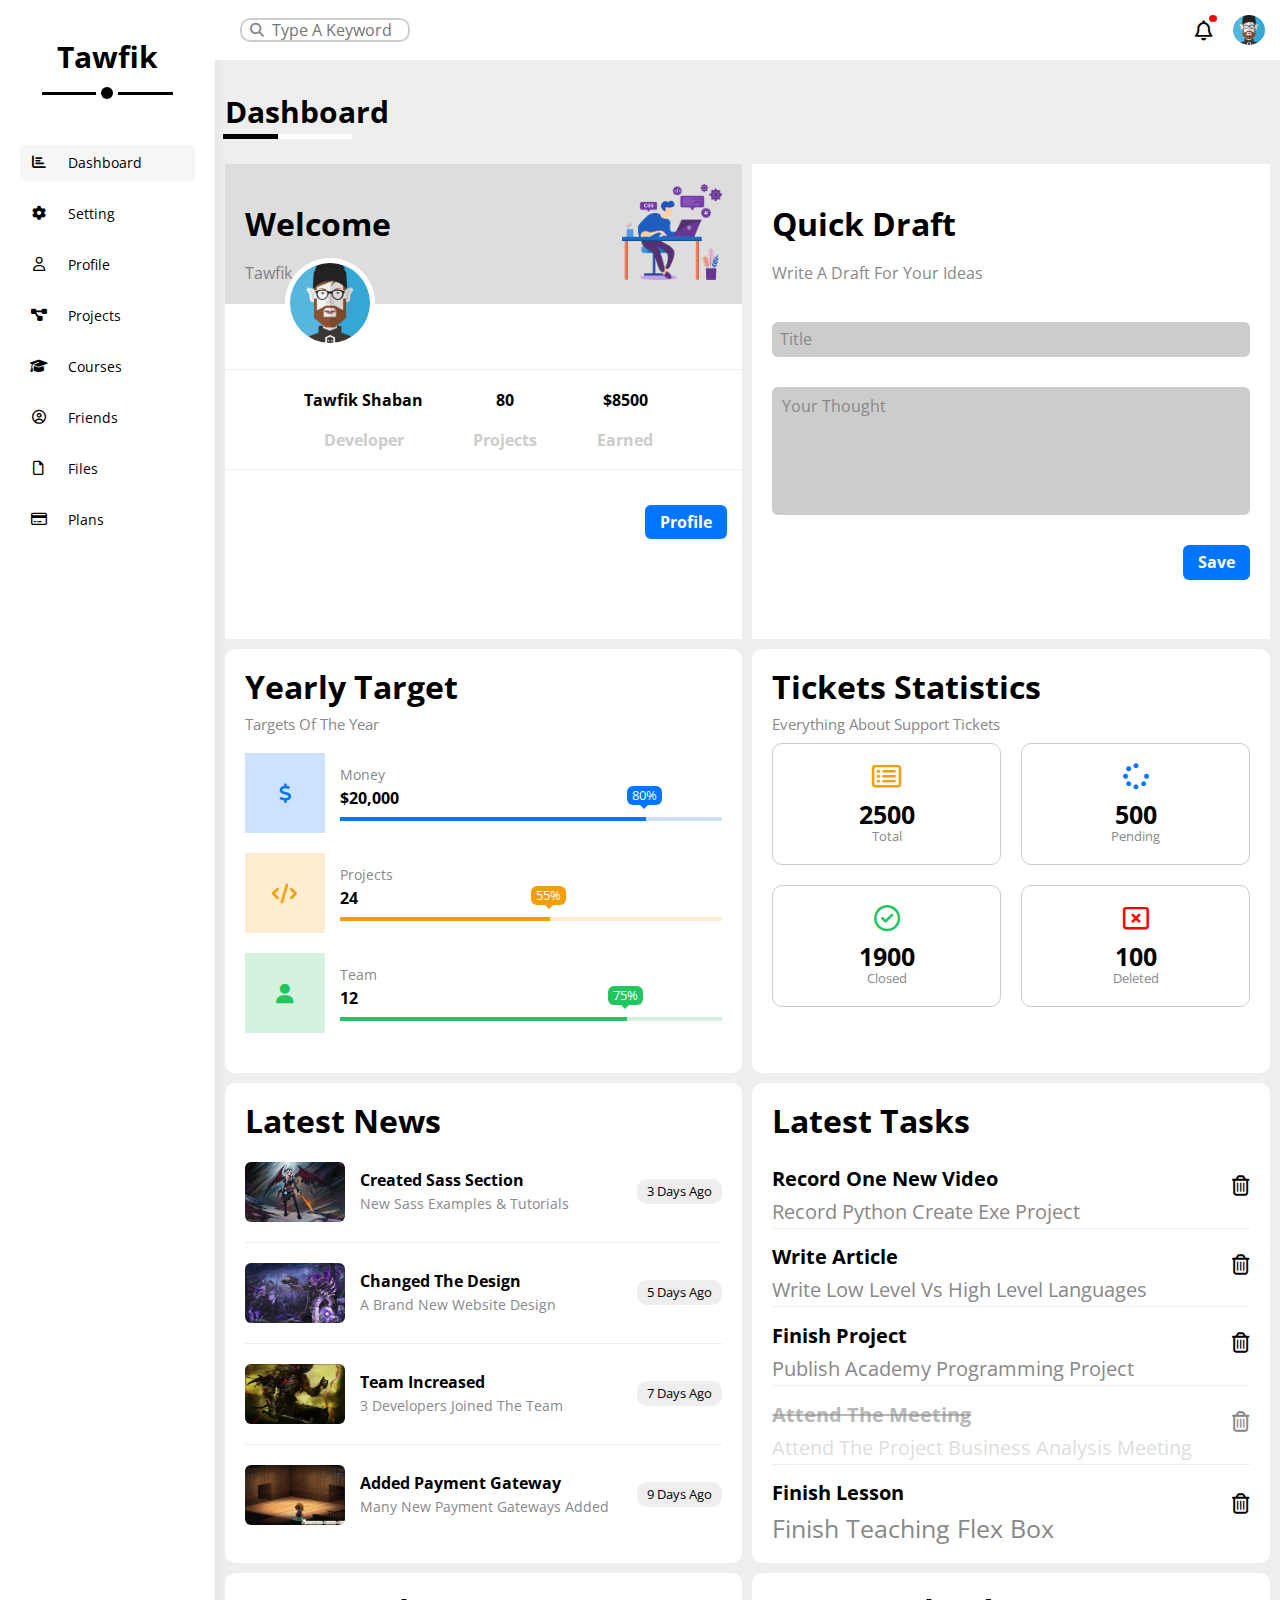
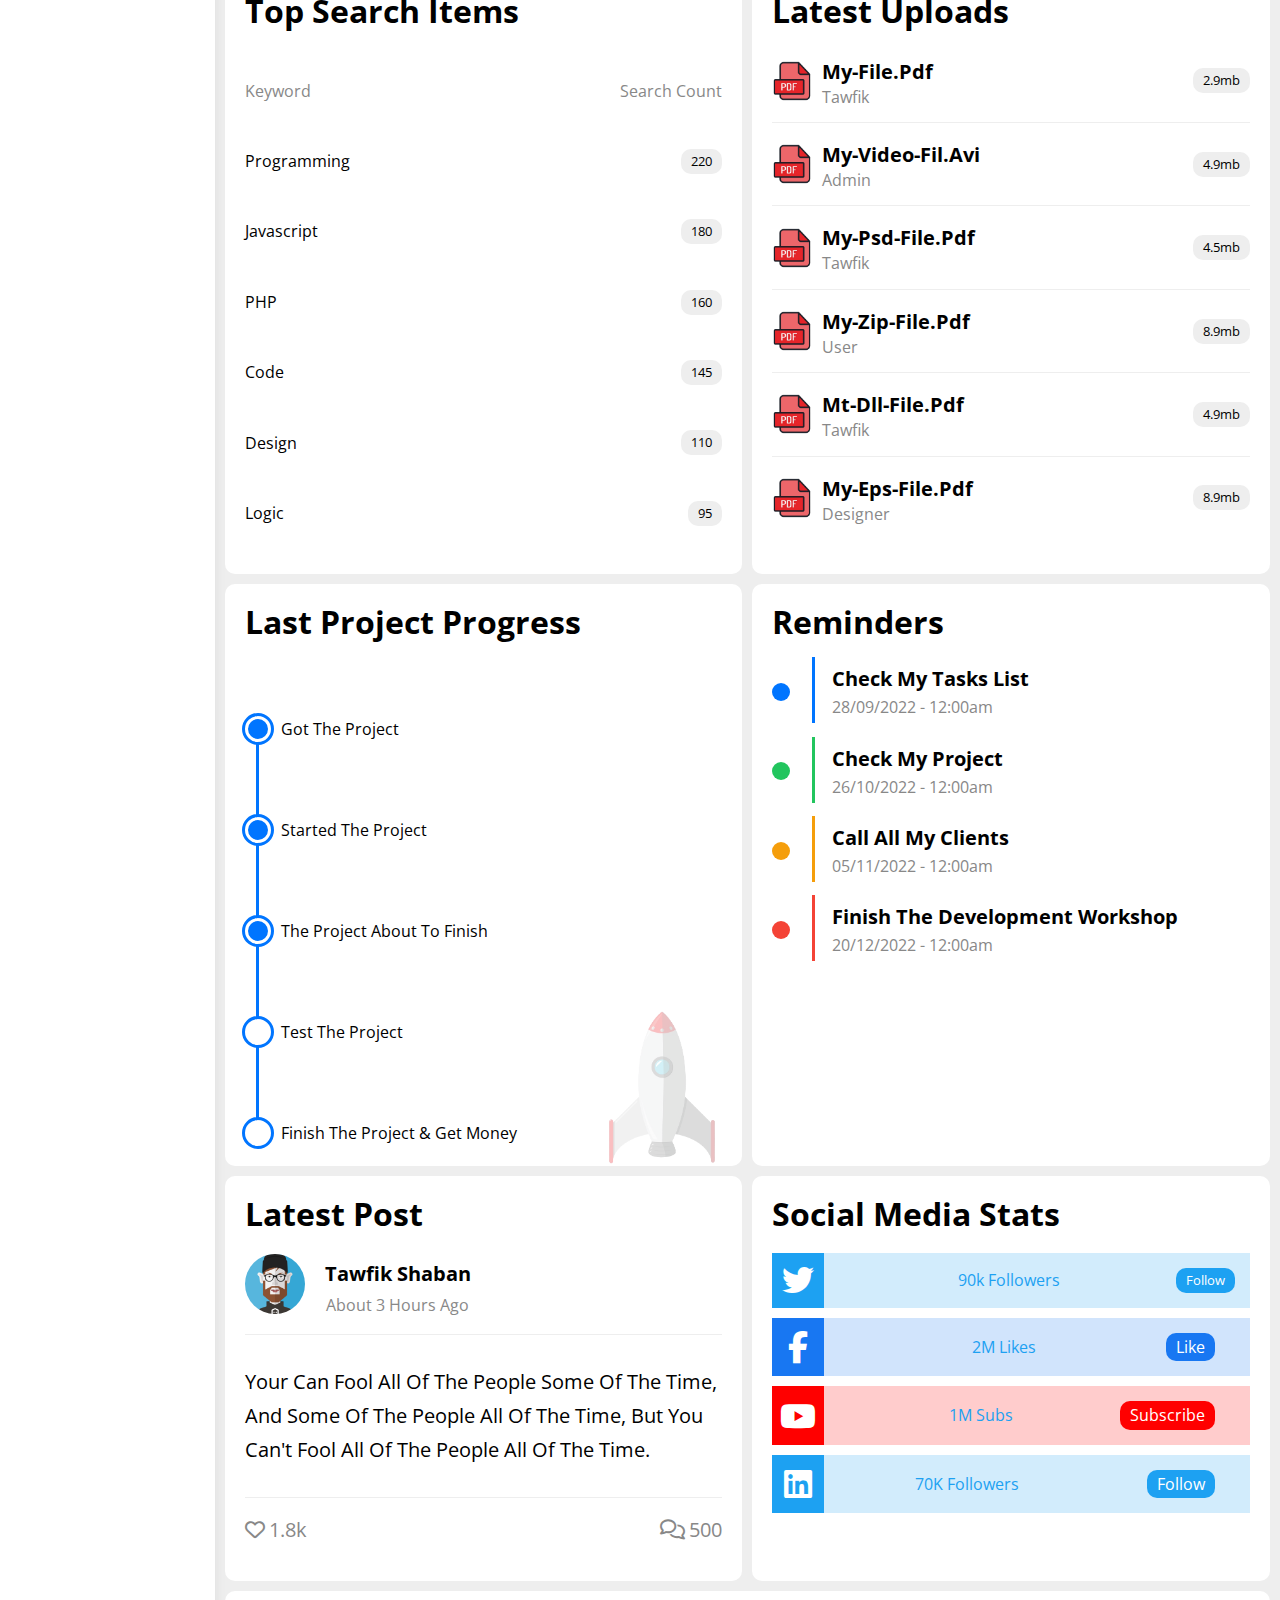
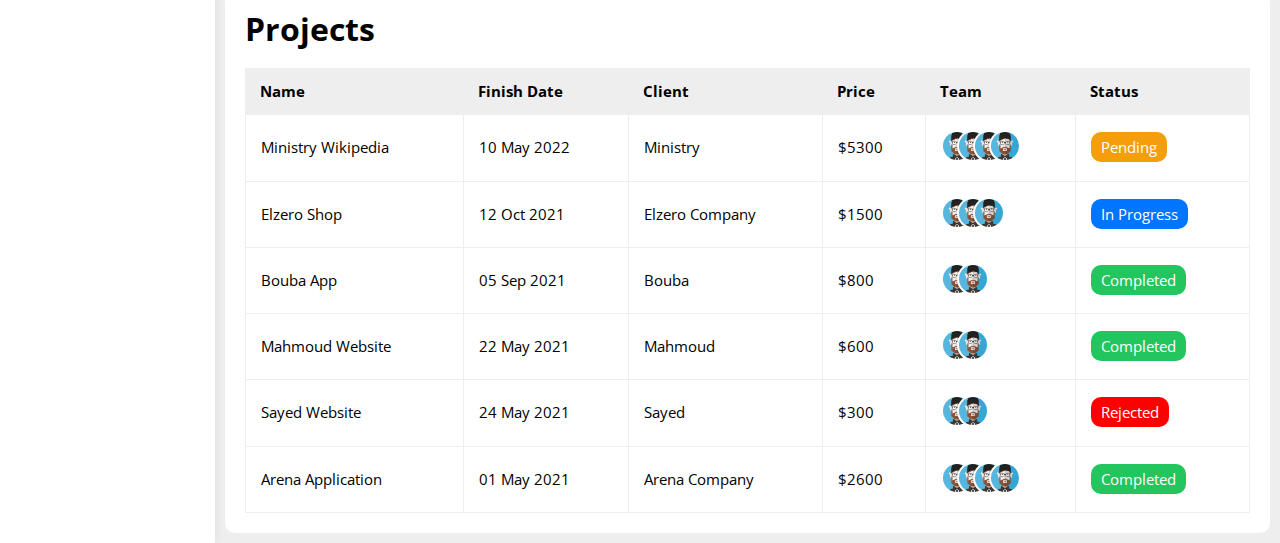
<file: index.html>
<!DOCTYPE html>
<html lang="en">

<head>
    <meta charset="UTF-8">
    <meta name="viewport" content="width=device-width, initial-scale=1.0">
    <title>Dashboard</title>
    <link rel="icon" href="images/avatar-01.png">
    <!-- font awesome library -->
    <link rel="stylesheet" href="css/all.min.css">
    <!-- render everything normal -->
    <link rel="stylesheet" href="css/normalize.css">
    <!-- main css file -->
    <link rel="stylesheet" href="css/main.css">
    <!-- framework file -->
    <link rel="stylesheet" href="css/framework.css">
    <!-- google fonts -->
    <link rel="preconnect" href="https://fonts.googleapis.com">
    <link rel="preconnect" href="https://fonts.gstatic.com" crossorigin>
    <link href="https://fonts.googleapis.com/css2?family=Open+Sans:ital,wght@0,300..800;1,300..800&display=swap"
        rel="stylesheet">
</head>

<body>
    <div class="page d-flex">
        <!-- start sidebar -->
        <div class="sidebar bg-white p-relative p-20">
            <h2 class="mt-0 p-relative text-c main-title">Tawfik</h2>
            <ul class="m-top-40">
                <li>
                    <a class="active p-10 d-flex -d-center rad-6 c-black fs-14 bg-eee" href="dashboard.html">
                        <i class="fa-solid fa-chart-bar fa-fw"></i>
                        <span class="hide-mobile">Dashboard</span>

                    </a>
                </li>
                <li>
                    <a href="pages/setting.html" class="p-10 d-flex -d-center rad-6 c-black fs-14">
                        <i class="fa-solid fa-gear fa-fw"></i>
                        <span class="hide-mobile">setting</span>
                    </a>
                </li>
                <li>
                    <a href="pages/profile.html" class="p-10 d-flex -d-center rad-6 c-black fs-14">
                        <i class="fa-regular fa-user fa-fw"></i>
                        <span class="hide-mobile">profile</span>
                    </a>
                </li>
                <li>
                    <a href="pages/projects.html" class="p-10 d-flex -d-center rad-6 c-black fs-14">
                        <i class="fa-solid fa-diagram-project fa-fw"></i>
                        <span class="hide-mobile">projects</span>
                    </a>
                </li>
                <li>
                    <a href="pages/courses.html" class="p-10 d-flex -d-center rad-6 c-black fs-14">
                        <i class="fa-solid fa-graduation-cap fa-fw"></i>
                        <span class="hide-mobile">courses</span>

                    </a>

                </li>
                <li>
                    <a href="pages/friends.html" class="p-10 d-flex -d-center rad-6 c-black fs-14">
                        <i class="fa-regular fa-circle-user fa-fw"></i>
                        <span class="hide-mobile">friends</span>

                    </a>
                </li>
                <li>
                    <a href="pages/files.html" class="p-10 d-flex -d-center rad-6 c-black fs-14">
                        <i class="fa-regular fa-file fa-fw"></i>
                        <span class="hide-mobile">files</span>

                    </a>
                </li>
                <li>
                    <a href="pages/plans.html" class="p-10 d-flex -d-center rad-6 c-black fs-14">
                        <i class="fa-regular fa-credit-card fa-fw"></i>
                        <span class="hide-mobile">plans</span>

                    </a>
                </li>
            </ul>
        </div>
        <!-- end sidebar -->
        <div class="content w-full p-relative over-hidden  ">
            <!-- start head -->
            <div class="head bg-white p-15 flex-between">
                <div class="search p-relative">
                    <form action="" class="p-relative">
                        <input type="text" placeholder="Type A Keyword">
                    </form>
                </div>
                <div class="icon d-flex align-center ">
                    <span class="not p-relative  ">
                        <i class="fa-regular fa-bell fa-lg p-relative i"></i>
                    </span>
                    <div class="image">

                        <img src="images/avatar-01.png" alt="">
                    </div>
                </div>
            </div>
            <!-- end head -->
            <!-- start body  -->
            <div class="body-head">
                <h2 class="page-title c-black p-relative p-10 fs-30">Dashboard</h2>
            </div>
            <!-- start body boxes -->
            <div class="container wrapper gap-20 over-hidden ">
                <div class="box box-1">
                    <!-- start box head  -->

                    <div class="head p-relative">
                        <div class="text">
                            <h1>welcome</h1>
                            <span>Tawfik</span>
                        </div>
                        <div class="img">
                            <img src="images/work-steps.png" alt="">
                        </div>
                        <img src="images/avatar-01.png" alt="">
                    </div>
                    <!-- end box head  -->
                    <!-- start box body  -->
                    <div class="box-body ">
                        <div class="border-body">

                            <div class="text">
                                <div class="col">
                                    <h4>Tawfik shaban</h4>
                                    <span>developer</span>
                                </div>
                                <div class="col">
                                    <h4>80</h4>
                                    <span>projects</span>
                                </div>
                                <div class="col">
                                    <h4>$8500</h4>
                                    <span>Earned</span>
                                </div>
                            </div>
                        </div>
                        <div class="link">

                            <a href="pages/profile.html">Profile</a>
                        </div>
                    </div>

                    <!-- end box body  -->
                </div>
                <div class="box box-2">
                    <div class="head p-relative ">
                        <div class="text">
                            <h1>quick draft</h1>
                            <span>write a draft for your ideas </span>
                        </div>

                    </div>
                    <form action="">
                        <input id="box-1" type="text" placeholder="Title">
                        <input type="text" name="" id="box-2" placeholder="Your Thought">
                        <input type="submit" value="Save" id="box-3">
                    </form>
                </div>

                <!-- start target  -->
                <div class="test target p-relative p-20 bg-white rad-10 ">
                    <h1 class="mt-0 mb-10">yearly target</h1>
                    <p class="fs-15 c-gray mt-0 mb-20 ">targets of the year</p>
                    <div class="target-row mb-20 blue center-flex ">
                        <div class="icon center-flex">
                            <i class="fa-solid fa-dollar-sign fa-lg c-blue"></i>
                        </div>
                        <div class="details">
                            <span class="fs-14 c-gray">money</span>
                            <span class="d-block mt-5 mb-10 fw-bold">$20,000</span>
                            <div class="progress p-relative">
                                <span class="bg-blue blue" style="width: 80%;">
                                    <span class="bg-blue">80%</span>
                                </span>
                            </div>
                        </div>
                    </div>
                    <div class="target-row mb-20 orange center-flex ">
                        <div class="icon center-flex">
                            <i class="fa-solid fa-code fa-lg c-orange"></i>
                        </div>
                        <div class="details">
                            <span class="fs-14 c-gray">projects</span>
                            <span class="d-block mt-5 mb-10 fw-bold">24</span>
                            <div class="progress p-relative">
                                <span class="bg-orange orange" style="width: 55%;">
                                    <span class="bg-orange">55%</span>
                                </span>
                            </div>
                        </div>
                    </div>
                    <div class="target-row mb-20 green center-flex ">
                        <div class="icon center-flex">
                            <i class="fa-solid fas fa-user fa-lg c-green"></i>
                        </div>
                        <div class="details">
                            <span class="fs-14 c-gray">team</span>
                            <span class="d-block mt-5 mb-10 fw-bold">12</span>
                            <div class="progress p-relative">
                                <span class="bg-green green" style="width: 75%;">
                                    <span class="bg-green">75%</span>
                                </span>
                            </div>
                        </div>
                    </div>
                </div>
                <!-- end target -->

                <!-- end body boxes -->
                <!-- end body  -->
                <!-- start ticket widget -->
                <div class="test tickets p-20 bg-white rad-10">
                    <h1 class="mt-0 mb-10 ">tickets statistics</h1>
                    <p class="mt-0 mb-10 c-gray fs-15">everything about support tickets</p>
                    <div class="d-flex text-c wrap gap-20">
                        <div class="box p-20 rad-10 fs-13 c-gray">
                            <i class="fa-regular fa-rectangle-list fa-2x c-orange mb-10"></i>
                            <span class="d-block c-black mb-15 fw-bold fs-25">2500</span>
                            total
                        </div>
                        <div class="box p-20 rad-10 fs-13 c-gray">
                            <i class="fa-solid fa-spinner  fa-2x c-blue mb-10"></i>
                            <span class="d-block c-black mb-15 fw-bold fs-25">500</span>
                            pending
                        </div>
                        <div class="box p-20 rad-10 fs-13 c-gray">
                            <i class="fa-regular fa-circle-check  fa-2x c-green mb-10"></i>
                            <span class="d-block c-black mb-15 fw-bold fs-25">1900</span>
                            closed
                        </div>
                        <div class="box p-20 rad-10 fs-13 c-gray">
                            <i class="fa-regular fa-rectangle-xmark fa-2x c-red mb-10"></i>
                            <span class="d-block c-black mb-15 fw-bold fs-25">100</span>
                            deleted
                        </div>

                    </div>

                </div>
                <!-- END ticket widget -->
                <!-- start latest news -->
                <div class="test latest p-relative p-20 bg-white rad-10 text-c-mobile">
                    <h1 class="mb-30 mt-0">latest news</h1>

                    <div class="latest-row d-flex align-center  ">
                        <img class="" src="images/cat-04.jpg" alt="">
                        <div class="text">
                            <h3 class="">created sass section </h3>
                            <p class="c-gray m-0  fs-14 ">new sass examples & tutorials</p>
                        </div>
                        <div class="btn-shape bg-eee fs-13 label">3 days ago</div>
                    </div>
                    <div class="latest-row d-flex align-center ">
                        <img class="" src="images/cat-01.jpg" alt="">
                        <div class="text">
                            <h3 class="">changed the design </h3>
                            <p class="c-gray m-0  fs-14 ">a brand new website design</p>
                        </div>
                        <div class="  btn-shape bg-eee fs-13 label">5 days ago</div>
                    </div>
                    <div class="latest-row d-flex align-center ">
                        <img class="" src="images/cat-05.jpg" alt="">
                        <div class="text">
                            <h3 class="">team increased </h3>
                            <p class="c-gray m-0  fs-14 ">3 developers joined the team</p>
                        </div>
                        <div class="  btn-shape bg-eee fs-13 label">7 days ago
                        </div>
                    </div>
                    <div class="latest-row d-flex align-center ">
                        <img class="" src="images/cat-08.jpg" alt="">
                        <div class="text">
                            <h3 class="">added payment gateway </h3>
                            <p class="c-gray m-0  fs-14 ">many new payment gateways added </p>
                        </div>
                        <div class=" btn-shape bg-eee fs-13 label">9 days ago
                        </div>
                    </div>
                </div>
                <!-- end latest news -->
                <!-- start latest tasks -->
                <div class="test latest-tasks p-relative p-20 bg-white rad-10 ">
                    <h1 class="mt-0 mb-10">latest tasks</h1>
                    <div class="tasks-row flex-between">
                        <div class="info grow-1">
                            <h2 class="fw-bold mb-10 p-0 fs-20">record one new video</h2>
                            <p class="m-0 c-gray fs-20">record python create Exe project </p>
                        </div>
                        <div class="icon">
                            <i class="fa-regular fa-trash-can fs-20"></i>
                        </div>
                    </div>
                    <div class="tasks-row flex-between align-center">
                        <div class="info grow-1">
                            <h2 class="fw-bold mb-10 p-0 fs-20">write article</h2>
                            <p class="m-0 c-gray fs-20">write low level vs high level languages</p>
                        </div>
                        <div class="icon">
                            <i class="fa-regular fa-trash-can fs-20"></i>
                        </div>
                    </div>
                    <div class="tasks-row flex-between align-center">
                        <div class="info grow-1">
                            <h2 class="fw-bold mb-10 p-0 fs-20">finish project</h2>
                            <p class="m-0 c-gray fs-20">publish academy programming project</p>
                        </div>
                        <div class="icon">
                            <i class="fa-regular fa-trash-can fs-20"></i>
                        </div>
                    </div>
                    <div class="tasks-row flex-between align-center">
                        <div class="info grow-1">
                            <h2 class="title fw-bold mb-10 p-0 fs-20 text-d-line c-gray">attend the meeting</h2>
                            <p class="opc m-0 fs-20">attend the project business analysis meeting </p>
                        </div>
                        <div class="icon">
                            <i class="fa-regular fa-trash-can fs-20 i none"></i>
                        </div>
                    </div>
                    <div class="tasks-row flex-between align-center">
                        <div class="info grow-1">
                            <h2 class="fw-bold mb-10 p-0 fs-20">finish lesson</h2>
                            <p class="m-0 c-gray fs-25">finish teaching flex box</p>
                        </div>
                        <div class="icon">
                            <i class="fa-regular fa-trash-can fs-20"></i>
                        </div>
                    </div>

                </div>
                <!-- end latest tasks -->
                <!-- start top search  -->
                <div class="test top-search p-relative p-20 bg-white rad-10">
                    <h1 class="mt-0 mb-10">top search items</h1>
                    <ul>
                        <li>
                            <div class="flex-between">
                                <p class="c-gray">Keyword</p>
                                <div class="c-gray">search count</div>
                            </div>
                        </li>
                        <li>
                            <div class="flex-between">
                                <p>programming</p>
                                <div class="btn-shape bg-eee fs-13">220</div>
                            </div>
                        </li>
                        <li>
                            <div class="flex-between">
                                <p>javascript</p>
                                <div class="btn-shape bg-eee fs-13">180</div>
                            </div>
                        </li>
                        <li>
                            <div class="flex-between">
                                <p>PHP</p>
                                <div class="btn-shape bg-eee fs-13">160</div>
                            </div>
                        </li>
                        <li>
                            <div class="flex-between">
                                <p>code</p>
                                <div class="btn-shape bg-eee fs-13">145</div>
                            </div>
                        </li>
                        <li>
                            <div class="flex-between">
                                <p>design</p>
                                <div class="btn-shape bg-eee fs-13">110</div>
                            </div>
                        </li>
                        <li>
                            <div class="flex-between">
                                <p>logic</p>
                                <div class="btn-shape bg-eee fs-13">95</div>
                            </div>
                        </li>

                    </ul>

                </div>
                <!-- end top search  -->
                <!-- start latest uploads -->
                <div class="test latest-uploads p-relative bg-white rad-10 p-20">
                    <h1 class="mt-0 mb-10">latest uploads</h1>
                    <ul class="m-0">
                        <li class="flex-between uploads-row">
                            <img class="w-40 mr-10" src="images/pdf.png" alt="">
                            <div class="text grow-1">
                                <h3 class="mb-0 fs-20">my-file.pdf</h3>
                                <p class="mt-5 c-gray">Tawfik</p>
                            </div>
                            <div class="btn-shape bg-eee fs-13 ">
                                2.9mb
                            </div>
                        </li>
                        <li class="flex-between uploads-row">
                            <img class="w-40 mr-10" src="images/pdf.png" alt="">
                            <div class="text grow-1">
                                <h3 class="mb-0 fs-20">my-video-fil.avi</h3>
                                <p class="mt-5 c-gray">admin</p>
                            </div>
                            <div class="btn-shape bg-eee fs-13 ">
                                4.9mb
                            </div>
                        </li>
                        <li class="flex-between uploads-row">
                            <img class="w-40 mr-10" src="images/pdf.png" alt="">
                            <div class="text grow-1">
                                <h3 class="mb-0 fs-20">my-psd-file.pdf</h3>
                                <p class="mt-5 c-gray">tawfik</p>
                            </div>
                            <div class="btn-shape bg-eee fs-13 ">
                                4.5mb
                            </div>
                        </li>
                        <li class="flex-between uploads-row">
                            <img class="w-40 mr-10" src="images/pdf.png" alt="">
                            <div class="text grow-1">
                                <h3 class="mb-0 fs-20">my-zip-file.pdf</h3>
                                <p class="mt-5 c-gray">user</p>
                            </div>
                            <div class="btn-shape bg-eee fs-13 ">
                                8.9mb
                            </div>
                        </li>
                        <li class="flex-between uploads-row">
                            <img class="w-40 mr-10" src="images/pdf.png" alt="">
                            <div class="text grow-1">
                                <h3 class="mb-0 fs-20">mt-dll-file.pdf</h3>
                                <p class="mt-5 c-gray">Tawfik</p>
                            </div>
                            <div class="btn-shape bg-eee fs-13 ">
                                4.9mb
                            </div>
                        </li>
                        <li class="flex-between uploads-row">
                            <img class="w-40 mr-10" src="images/pdf.png" alt="">
                            <div class="text grow-1">
                                <h3 class="mb-0 fs-20">my-eps-file.pdf</h3>
                                <p class="mt-5 c-gray">designer</p>
                            </div>
                            <div class="btn-shape bg-eee fs-13 ">
                                8.9mb
                            </div>
                        </li>
                    </ul>
                </div>
                <!-- end latest uploads -->
                <!-- start last project progress -->
                <div class="test last-project-progress p-relative p-20 bg-white rad-10">
                    <h1 class="mt-0 mb-10">last project progress</h1>
                    <ul class="content p-relative m-0 ">
                        <li class="done mt-25  d-flex align-center">
                            got the project
                        </li>
                        <li class="done mt-25  d-flex align-center">
                            started the project
                        </li>
                        <li class="done mt-25  d-flex align-center">
                            the project about to finish
                        </li>
                        <li class="current mt-25  d-flex align-center">
                            test the project
                        </li>
                        <li class=" mt-25  d-flex align-center">
                            finish the project & get money
                        </li>

                    </ul>
                    <img class="launch-icon hide-mobile" src="images/rucket.png" alt="">
                </div>
                <!-- end last project progress -->
                <!-- start reminders -->
                <div class="reminders p-relative p-20 bg-white rad-10 ">
                    <h1 class="mt-0 mb-10">reminders</h1>
                    <ul class="mr-10 p-relative">
                        <li class="p-relative mr-20">
                            <h3 class="fs-20 fw-bold  ">check my tasks list</h3>
                            <span class="c-gray mt-0 d-block">28/09/2022 - 12:00am</span>
                        </li>
                        <li class="p-relative mr-20 green">
                            <h3 class="fs-20 fw-bold  ">check my project</h3>
                            <span class="c-gray mt-0 d-block">26/10/2022 - 12:00am</span>
                        </li>
                        <li class="p-relative mr-20 orange">
                            <h3 class="fs-20 fw-bold  ">call all my clients </h3>
                            <span class="c-gray mt-0 d-block">05/11/2022 - 12:00am</span>
                        </li>
                        <li class="p-relative mr-20 red">
                            <h3 class="fs-20 fw-bold  ">finish the development workshop</h3>
                            <span class="c-gray mt-0 d-block">20/12/2022 - 12:00am</span>
                        </li>
                    </ul>
                </div>
                <!-- end reminders -->
                <!-- start latest post  -->
                <div class="test latest-post p-relative p-20 bg-white rad-10">
                    <h1 class="mt-0 mb-10">
                        latest post
                    </h1>
                    <div class="info d-flex align-center ">
                        <img class="w-60 rad-50 " src="images/avatar-01.png" alt="">
                        <div class="text ml-20 p-0 text-c ">
                            <h3 class="mb-0 fs-20">Tawfik shaban</h3>
                            <span class="c-gray mt-0 d-block ">about 3 hours ago</span>
                        </div>
                    </div>
                    <div class="post pt-10 pb-10">
                        <p class="lh-7 fs-20">your can fool all of the people some of the time, and some of
                            the people all of the time, but you can't fool all of the people all of the time.</p>
                    </div>
                    <div class="likes flex-between ">
                        <div class="heart">
                            <i class="fa far fa-heart c-gray fs-20"></i>
                            <span class="c-gray fs-20">1.8k</span>
                        </div>
                        <div class="commint">
                            <i class="fa far fa-comments c-gray fs-20"></i>
                            <span class="c-gray fs-20">500</span>
                        </div>
                    </div>
                </div>
                <!-- end latest post  -->
                <!-- start social media stats -->
                <div class="test social-media p-relative bg-white p-20 rad-10 ">
                    <h1 class="mt-0 mb-10">social media stats</h1>
                    <div class="links pt-10 ">
                        <!-- start twitter-->
                        <div class="box twitter p-15 p-relative mb-10 flex-between">
                            <a href="https://www.instagram.com/tawfik.shaban">
                                <i class="fa fab fa-twitter  c-white h-full fa-2x center-flex"></i>
                            </a>
                            <span class="">90k followers</span>
                            <a href="https://www.instagram.com/tawfik.shaban"
                                class="btn-shape c-white bg-blue fs-13">follow</a>
                        </div>
                        <!-- end twitter-->
                        <!-- start facebook -->
                        <div class="box facebook p-15 p-relative mb-10 flex-between">
                            <a href="https://www.facebook.com/tawfik.shaban.5">
                                <i class="fa fab fa-facebook-f c-white h-full fa-2x center-flex"></i>
                            </a>
                            <span class="">2M Likes</span>
                            <a href="https://www.facebook.com/tawfik.shaban.5"
                                class="btn-shape c-white bg-blue mr-20">like</a>
                        </div>
                        <!-- end facebook -->
                        <!-- start github -->
                        <div class="box github p-15 p-relative mb-10 flex-between">
                            <a href="https://github.com/tawfikshaban">
                                <i class="fa fab fa-youtube c-white h-full fa-2x center-flex  "></i>
                            </a>
                            <span class="">1M Subs</span>
                            <a href="https://github.com/tawfikshaban"
                                class="btn-shape c-white bg-blue mr-20">subscribe</a>

                        </div>
                        <!-- end github -->

                        <!-- start linkedin -->
                        <div class="linkedin p-15 p-relative mb-10 flex-between">
                            <a href="https://www.linkedin.com/in/tawfik-shaban-2333b727b" class="link">
                                <i class="fa fab fab fab fa-linkedin c-white h-full fa-2x center-flex "></i>
                            </a>
                            <span class=" text-right">70K followers</span>
                            <a href="https://www.linkedin.com/in/tawfik-shaban-2333b727b"
                                class="btn-shape c-white bg-blue mr-20">follow</a>
                        </div>

                        <!-- end linkedin -->
                    </div>
                </div>
                <!-- end social media stats -->

            </div>
            <!-- start projects  -->
            <div class="projects rad-10 bg-white p-relative p-20 m-10 mw-100">
                <div class="container">
                    <h1 class="mt-0 mb-20">projects</h1>
                    <div class="responsive-table">
                        <table class="fs-15 w-full">
                            <thead>
                                <tr>
                                    <td>name</td>
                                    <td>finish date</td>
                                    <td>client</td>
                                    <td>price</td>
                                    <td>team</td>
                                    <td>status</td>
                                </tr>

                            </thead>
                            <tbody>
                                <tr>
                                    <td>ministry wikipedia</td>
                                    <td>10 may 2022</td>
                                    <td>ministry</td>
                                    <td>$5300</td>
                                    <td>
                                        <img src="images/avatar-01.png" alt="">
                                        <img src="images/avatar-01.png" alt="">
                                        <img src="images/avatar-01.png" alt="">
                                        <img src="images/avatar-01.png" alt="">
                                    </td>
                                    <td><span class="btn-shape bg-orange c-white">pending</span></td>

                                </tr>
                                <tr>
                                    <td>elzero shop</td>
                                    <td>12 oct 2021</td>
                                    <td>elzero company</td>
                                    <td>$1500</td>
                                    <td>
                                        <img src="images/avatar-01.png" alt="">
                                        <img src="images/avatar-01.png" alt="">
                                        <img src="images/avatar-01.png" alt="">
                                    </td>
                                    <td><span class="btn-shape bg-blue c-white">in progress</span></td>

                                </tr>
                                <tr>
                                    <td>bouba app</td>
                                    <td>05 sep 2021</td>
                                    <td>bouba</td>
                                    <td>$800</td>
                                    <td>
                                        <img src="images/avatar-01.png" alt="">
                                        <img src="images/avatar-01.png" alt="">
                                    </td>
                                    <td><span class="btn-shape bg-green c-white">completed</span></td>

                                </tr>
                                <tr>
                                    <td>mahmoud website</td>
                                    <td>22 may 2021</td>
                                    <td>mahmoud</td>
                                    <td>$600</td>
                                    <td>
                                        <img src="images/avatar-01.png" alt="">
                                        <img src="images/avatar-01.png" alt="">
                                    </td>
                                    <td><span class="btn-shape bg-green c-white">completed</span></td>

                                </tr>
                                <tr>
                                    <td>sayed website</td>
                                    <td>24 may 2021</td>
                                    <td>sayed</td>
                                    <td>$300</td>
                                    <td>
                                        <img src="images/avatar-01.png" alt="">
                                        <img src="images/avatar-01.png" alt="">
                                    </td>
                                    <td><span class="btn-shape bg-red c-white">rejected</span></td>

                                </tr>
                                <tr>
                                    <td>arena application</td>
                                    <td>01 may 2021</td>
                                    <td>arena company</td>
                                    <td>$2600</td>
                                    <td>
                                        <img src="images/avatar-01.png" alt="">
                                        <img src="images/avatar-01.png" alt="">
                                        <img src="images/avatar-01.png" alt="">
                                        <img src="images/avatar-01.png" alt="">
                                    </td>
                                    <td><span class="btn-shape bg-green c-white">completed</span></td>

                                </tr>

                            </tbody>
                        </table>

                    </div>

                </div>
            </div>

        </div>
        <!-- end projects  -->

        <!--end body boxes  -->
    </div>
</body>

</html>
</file>
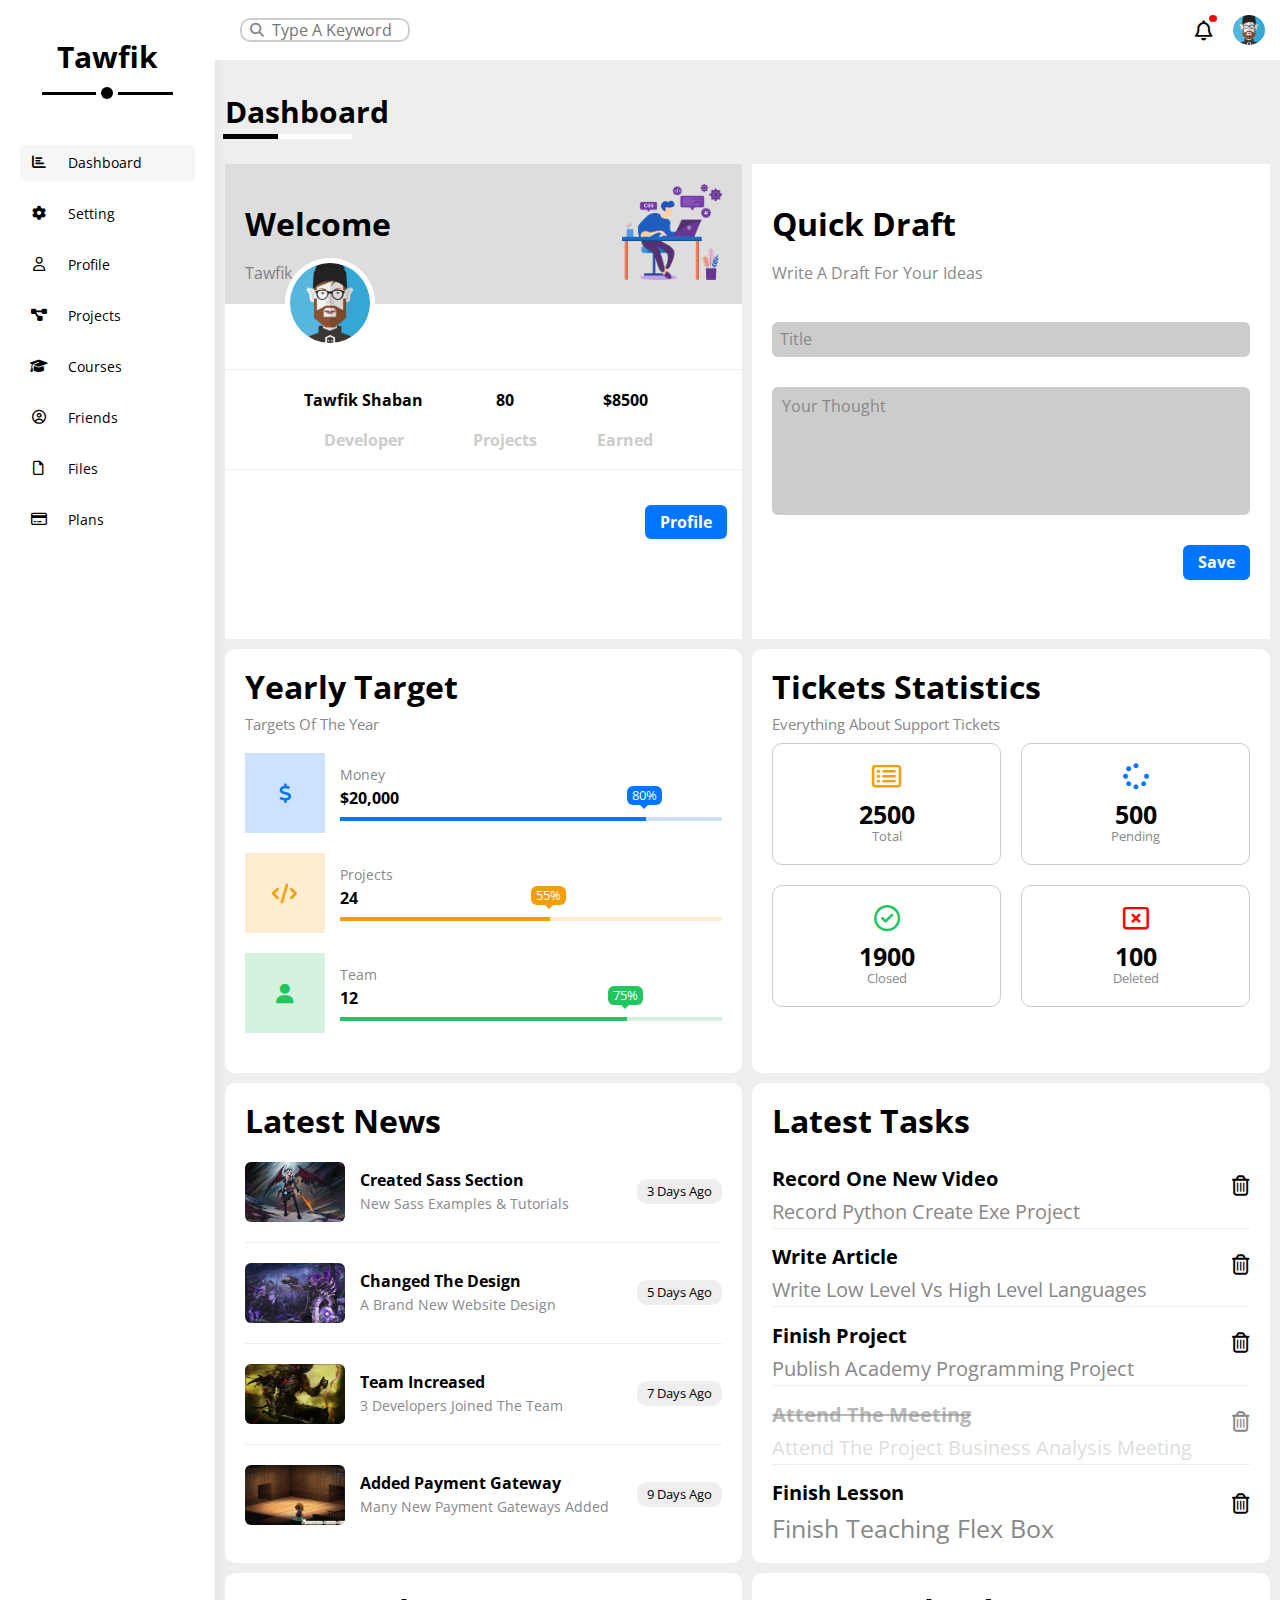
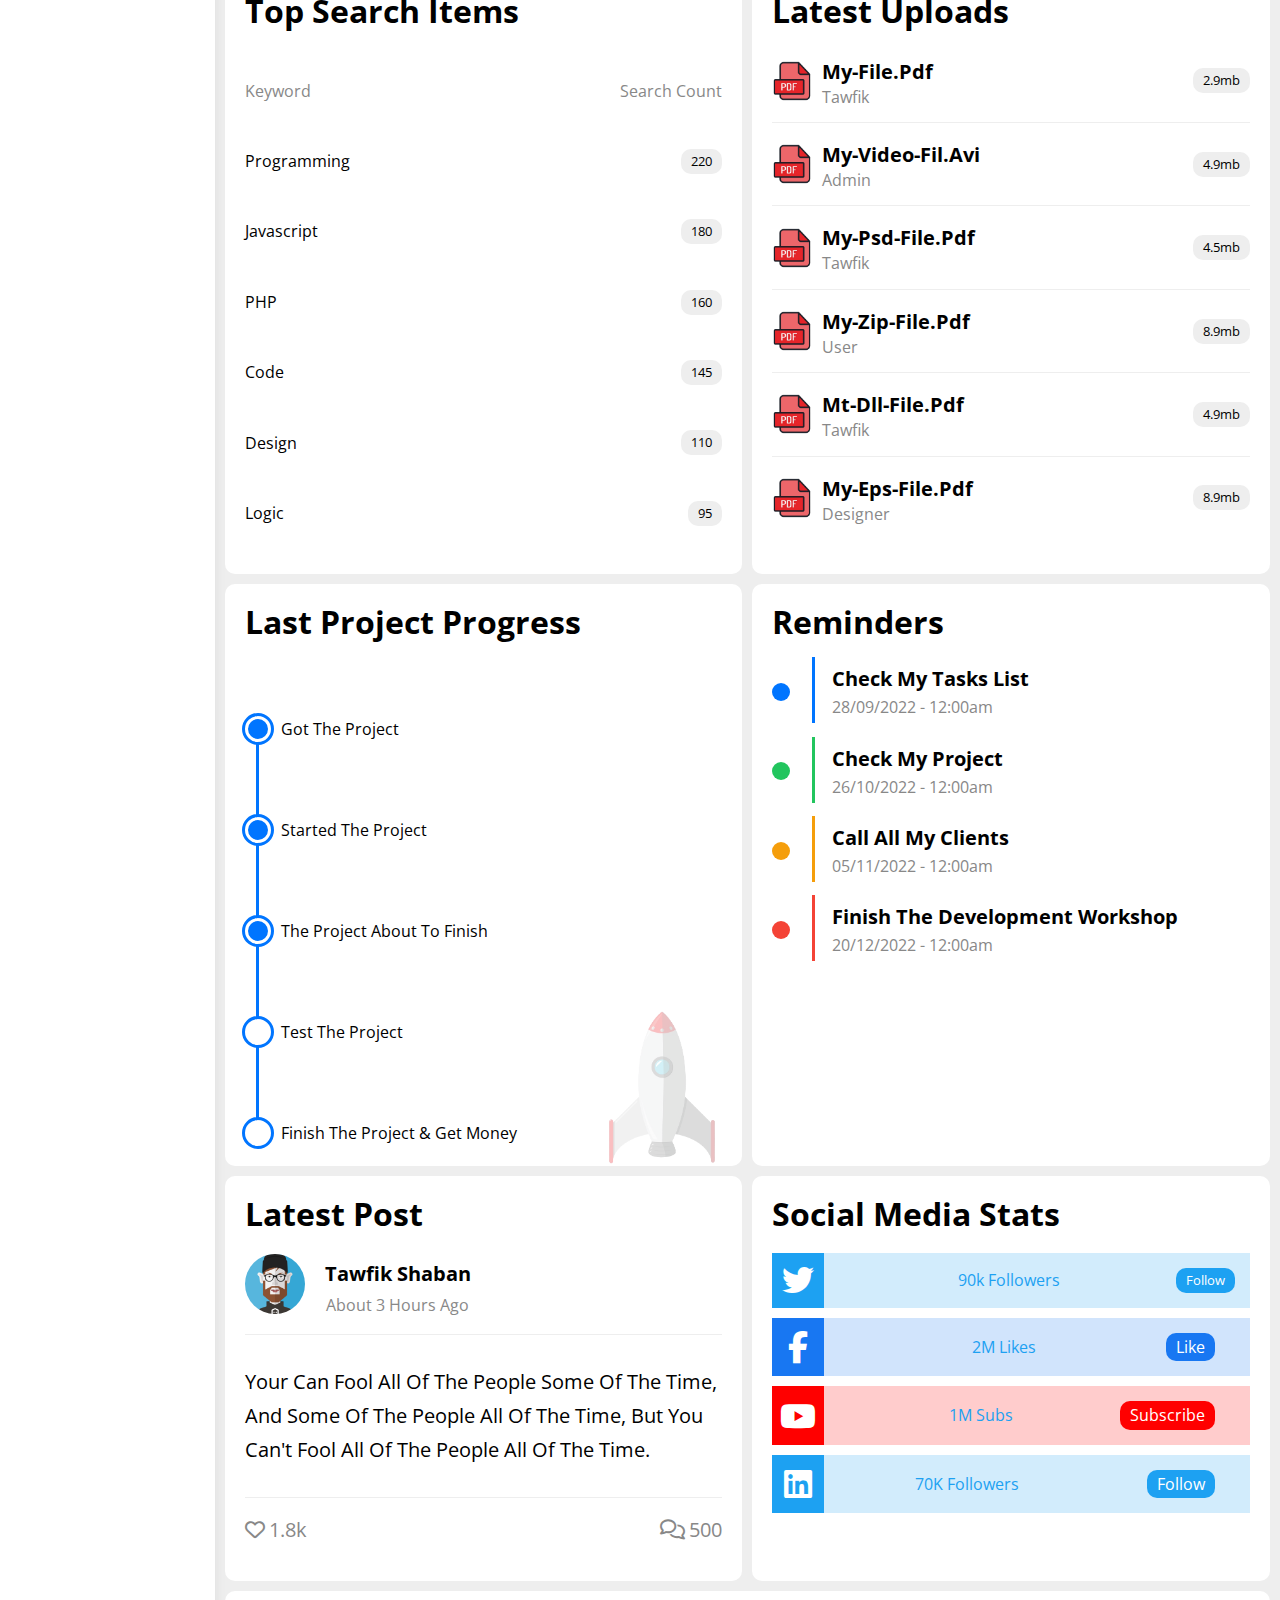
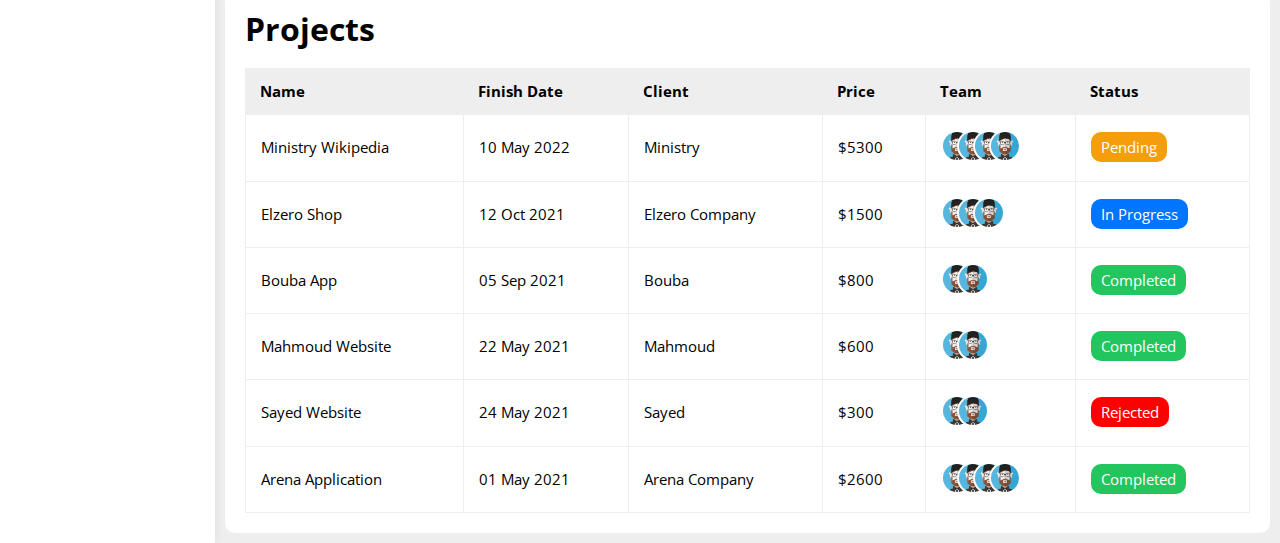
<file: dashboard.html>
<!DOCTYPE html>
<html lang="en">
<head>
    <meta charset="UTF-8">
    <meta name="viewport" content="width=device-width, initial-scale=1.0">
    <title>Dashboard</title>
    <link rel="icon" href="images/avatar-01.png">
    <!-- font awesome library -->
    <link rel="stylesheet" href="css/all.min.css">
    <!-- render everything normal -->
    <link rel="stylesheet" href="css/normalize.css">
    <!-- main css file -->
    <link rel="stylesheet" href="css/main.css">
    <!-- framework file -->
    <link rel="stylesheet" href="css/framework.css">
    <!-- google fonts -->
    <link rel="preconnect" href="https://fonts.googleapis.com">
    <link rel="preconnect" href="https://fonts.gstatic.com" crossorigin>
    <link href="https://fonts.googleapis.com/css2?family=Open+Sans:ital,wght@0,300..800;1,300..800&display=swap" rel="stylesheet">
</head>
<body>
    <div class="page d-flex">
        <!-- start sidebar -->
        <div class="sidebar bg-white p-relative p-20">
            <h2 class="mt-0 p-relative text-c main-title">Tawfik</h2>
            <ul class="m-top-40">
                <li>
                    <a class="active p-10 d-flex -d-center rad-6 c-black fs-14 bg-eee" href="dashboard.html">
                        <i class="fa-solid fa-chart-bar fa-fw"></i>
                        <span class="hide-mobile">Dashboard</span>
                    
                    </a>
                </li>
                <li>
                    <a href="pages/setting.html" class="p-10 d-flex -d-center rad-6 c-black fs-14">
                        <i class="fa-solid fa-gear fa-fw"></i>
                        <span class="hide-mobile">setting</span>
                    </a>
                </li>
                <li>
                    <a href="pages/profile.html" class="p-10 d-flex -d-center rad-6 c-black fs-14">
                        <i class="fa-regular fa-user fa-fw"></i>
                        <span class="hide-mobile">profile</span>
                    </a>
            </li>
                <li>
                    <a href="pages/projects.html" class="p-10 d-flex -d-center rad-6 c-black fs-14">
                        <i class="fa-solid fa-diagram-project fa-fw"></i>
                        <span class="hide-mobile">projects</span>
                    </a>
                </li>
                <li>
                    <a href="pages/courses.html" class="p-10 d-flex -d-center rad-6 c-black fs-14">
                        <i class="fa-solid fa-graduation-cap fa-fw"></i>
                        <span class="hide-mobile">courses</span>
                    
                    </a>
                    
                </li>
                <li>
                    <a href="pages/friends.html" class="p-10 d-flex -d-center rad-6 c-black fs-14">
                        <i class="fa-regular fa-circle-user fa-fw"></i>
                        <span class="hide-mobile">friends</span>
                    
                    </a>
                </li>
                <li>
                    <a href="pages/files.html" class="p-10 d-flex -d-center rad-6 c-black fs-14">
                        <i class="fa-regular fa-file fa-fw"></i>
                        <span class="hide-mobile">files</span>
                    
                    </a>
                </li>
                <li>
                    <a href="pages/plans.html" class="p-10 d-flex -d-center rad-6 c-black fs-14">
                        <i class="fa-regular fa-credit-card fa-fw"></i>
                        <span class="hide-mobile">plans</span>
                        
                    </a>
                </li>
            </ul>
        </div>
        <!-- end sidebar -->
    <div class="content w-full p-relative over-hidden  ">
    <!-- start head -->
     <div class="head bg-white p-15 flex-between">
        <div class="search p-relative">
            <form action="" class="p-relative">
                <input type="text" placeholder="Type A Keyword">
            </form>
        </div>
        <div class="icon d-flex align-center ">
            <span class="not p-relative  ">
            <i class="fa-regular fa-bell fa-lg p-relative i"></i>
            </span>
            <div class="image">

                <img src="images/avatar-01.png" alt="">
            </div>
        </div>
     </div>
    <!-- end head -->
     <!-- start body  -->
      <div class="body-head">
          <h2 class="page-title c-black p-relative p-10 fs-30">Dashboard</h2>
      </div>
      <!-- start body boxes -->
       <div class="container wrapper gap-20 over-hidden ">
        <div class="box box-1">
            <!-- start box head  -->
            
            <div class="head p-relative">
                <div class="text">
                    <h1>welcome</h1>
                    <span>Tawfik</span>
                </div>
                <div class="img">
                    <img src="images/work-steps.png" alt="">
                </div>
                    <img  src="images/avatar-01.png" alt="">
            </div>
            <!-- end box head  -->
            <!-- start box body  -->
             <div class="box-body ">
                <div class="border-body">

                    <div class="text">
                        <div class="col">
                            <h4>Tawfik shaban</h4>
                            <span>developer</span>
                        </div>
                        <div class="col">
                            <h4>80</h4>
                            <span>projects</span>
                        </div>
                        <div class="col">
                            <h4>$8500</h4>
                            <span>Earned</span>
                        </div>
                    </div>
                </div>
                <div class="link">

                    <a href="pages/profile.html">Profile</a>
                </div>
             </div>

            <!-- end box body  -->
        </div>
        <div class="box box-2">
            <div class="head p-relative ">
                <div class="text">
                    <h1>quick draft</h1>
                    <span>write a draft for your ideas </span>
                </div>
                
            </div>
            <form action="">
                <input id="box-1" type="text" placeholder="Title">
                <input type="text" name="" id="box-2" placeholder="Your Thought">
                <input type="submit" value="Save" id="box-3" >
            </form> 
        </div>
        
        <!-- start target  -->
        <div class="test target p-relative p-20 bg-white rad-10 ">
            <h1 class="mt-0 mb-10">yearly target</h1>
            <p class="fs-15 c-gray mt-0 mb-20 ">targets of the year</p>
        <div class="target-row mb-20 blue center-flex ">
            <div class="icon center-flex">
                <i class="fa-solid fa-dollar-sign fa-lg c-blue"></i>
            </div>
            <div class="details">
                <span class="fs-14 c-gray">money</span>
                <span class="d-block mt-5 mb-10 fw-bold">$20,000</span>
                <div class="progress p-relative">
                    <span class="bg-blue blue" style="width: 80%;">
                        <span class="bg-blue">80%</span>
                    </span>
                </div>
            </div>
        </div>
        <div class="target-row mb-20 orange center-flex ">
            <div class="icon center-flex">
                <i class="fa-solid fa-code fa-lg c-orange"></i>
            </div>
            <div class="details">
                <span class="fs-14 c-gray">projects</span>
                <span class="d-block mt-5 mb-10 fw-bold">24</span>
                <div class="progress p-relative">
                    <span class="bg-orange orange" style="width: 55%;">
                        <span class="bg-orange">55%</span>
                    </span>
                </div>
            </div>
        </div>
        <div class="target-row mb-20 green center-flex ">
            <div class="icon center-flex">
                <i class="fa-solid fas fa-user fa-lg c-green"></i>
            </div>
            <div class="details">
                <span class="fs-14 c-gray">team</span>
                <span class="d-block mt-5 mb-10 fw-bold">12</span>
                <div class="progress p-relative">
                    <span class="bg-green green" style="width: 75%;">
                        <span class="bg-green">75%</span>
                    </span>
                </div>
            </div>
        </div>
        </div>
        <!-- end target -->

      <!-- end body boxes -->
     <!-- end body  -->
          <!-- start ticket widget -->
     <div class="test tickets p-20 bg-white rad-10">
        <h1 class="mt-0 mb-10 ">tickets statistics</h1>
        <p class="mt-0 mb-10 c-gray fs-15">everything about  support tickets</p>
        <div class="d-flex text-c wrap gap-20">
            <div class="box p-20 rad-10 fs-13 c-gray">
                <i class="fa-regular fa-rectangle-list fa-2x c-orange mb-10"></i>
                <span class="d-block c-black mb-15 fw-bold fs-25">2500</span>
                total
            </div>
            <div class="box p-20 rad-10 fs-13 c-gray">
                <i class="fa-solid fa-spinner  fa-2x c-blue mb-10"></i>
                <span class="d-block c-black mb-15 fw-bold fs-25">500</span>
                pending
            </div>
            <div class="box p-20 rad-10 fs-13 c-gray">
                <i class="fa-regular fa-circle-check  fa-2x c-green mb-10"></i>
                <span class="d-block c-black mb-15 fw-bold fs-25">1900</span>
                closed
            </div>
            <div class="box p-20 rad-10 fs-13 c-gray">
                <i class="fa-regular fa-rectangle-xmark fa-2x c-red mb-10"></i>
                <span class="d-block c-black mb-15 fw-bold fs-25">100</span>
                deleted
            </div>

        </div>

     </div>
    <!-- END ticket widget -->
              <!-- start latest news -->
          <div class="test latest p-relative p-20 bg-white rad-10 text-c-mobile">
            <h1 class="mb-30 mt-0">latest news</h1>

            <div class="latest-row d-flex align-center  ">
                <img class="" src="images/cat-04.jpg" alt="">
                <div class="text">
                    <h3 class="">created sass section </h3>
                    <p class="c-gray m-0  fs-14 ">new sass examples & tutorials</p>
                </div>
                <div class="btn-shape bg-eee fs-13 label">3 days ago</div>
</div>
            <div class="latest-row d-flex align-center ">
                <img class="" src="images/cat-01.jpg" alt="">
                <div class="text">
                    <h3 class="">changed the design </h3>
                    <p class="c-gray m-0  fs-14 ">a brand new website design</p>
                </div>
                <div class="  btn-shape bg-eee fs-13 label">5 days ago</div>
            </div>
            <div class="latest-row d-flex align-center ">
                <img class="" src="images/cat-05.jpg" alt="">
                <div class="text">
                    <h3 class="">team increased </h3>
                    <p class="c-gray m-0  fs-14 ">3 developers joined the team</p>
                </div>
                <div class="  btn-shape bg-eee fs-13 label">7 days ago
                </div>
            </div>
            <div class="latest-row d-flex align-center ">
                <img class="" src="images/cat-08.jpg" alt="">
                <div class="text">
                    <h3 class="">added payment gateway </h3>
                    <p class="c-gray m-0  fs-14 ">many new payment gateways added </p>
                </div>
                <div class=" btn-shape bg-eee fs-13 label">9 days ago
                </div>
            </div>
          </div>
         <!-- end latest news -->
          <!-- start latest tasks -->
           <div class="test latest-tasks p-relative p-20 bg-white rad-10 ">
            <h1 class="mt-0 mb-10">latest tasks</h1>
            <div class="tasks-row flex-between">
                <div class="info grow-1">
                    <h2 class="fw-bold mb-10 p-0 fs-20">record one new video</h2>
                    <p class="m-0 c-gray fs-20">record python create Exe project </p>
                </div>
                <div class="icon">
                <i class="fa-regular fa-trash-can fs-20"></i>   
                </div>
            </div>
            <div class="tasks-row flex-between align-center">
                <div class="info grow-1">
                    <h2 class="fw-bold mb-10 p-0 fs-20">write article</h2>
                    <p class="m-0 c-gray fs-20">write low level vs high level languages</p>
                </div>
                <div class="icon">
                <i class="fa-regular fa-trash-can fs-20"></i>   
                </div>
            </div>
            <div class="tasks-row flex-between align-center">
                <div class="info grow-1">
                    <h2 class="fw-bold mb-10 p-0 fs-20">finish project</h2>
                    <p class="m-0 c-gray fs-20">publish academy programming project</p>
                </div>
                <div class="icon">
                <i class="fa-regular fa-trash-can fs-20"></i>   
                </div>
            </div>
            <div class="tasks-row flex-between align-center">
                <div class="info grow-1">
                    <h2 class="title fw-bold mb-10 p-0 fs-20 text-d-line c-gray">attend the meeting</h2>
                    <p class="opc m-0 fs-20">attend the project business analysis meeting </p>
                </div>
                <div class="icon">
                <i class="fa-regular fa-trash-can fs-20 i none"></i>   
                </div>
            </div>
            <div class="tasks-row flex-between align-center">
                <div class="info grow-1">
                    <h2 class="fw-bold mb-10 p-0 fs-20">finish lesson</h2>
                    <p class="m-0 c-gray fs-25">finish teaching flex box</p>
                </div>
                <div class="icon">
                <i class="fa-regular fa-trash-can fs-20"></i>   
                </div>
            </div>

           </div>
          <!-- end latest tasks -->
           <!-- start top search  -->
            <div class="test top-search p-relative p-20 bg-white rad-10">
                <h1 class="mt-0 mb-10">top search items</h1>
                <ul>
                    <li>
                        <div class="flex-between">
                        <p class="c-gray">Keyword</p>
                         <div class="c-gray">search count</div>
                        </div>
                    </li>
                    <li>
                        <div class="flex-between">
                        <p>programming</p>
                         <div class="btn-shape bg-eee fs-13">220</div>
                        </div>
                    </li>
                    <li>
                        <div class="flex-between">
                        <p>javascript</p>
                         <div class="btn-shape bg-eee fs-13">180</div>
                        </div>
                    </li>
                    <li>
                        <div class="flex-between">
                        <p>PHP</p>
                         <div class="btn-shape bg-eee fs-13">160</div>
                        </div>
                    </li>
                    <li>
                        <div class="flex-between">
                        <p>code</p>
                         <div class="btn-shape bg-eee fs-13">145</div>
                        </div>
                    </li>
                    <li>
                        <div class="flex-between">
                        <p>design</p>
                         <div class="btn-shape bg-eee fs-13">110</div>
                        </div>
                    </li>
                    <li>
                        <div class="flex-between">
                        <p>logic</p>
                         <div class="btn-shape bg-eee fs-13">95</div>
                        </div>
                    </li>
                    
                </ul>

            </div>
           <!-- end top search  -->
            <!-- start latest uploads -->
             <div class="test latest-uploads p-relative bg-white rad-10 p-20">
                <h1 class="mt-0 mb-10">latest uploads</h1>
                <ul class="m-0">
                    <li class="flex-between uploads-row">
                        <img class="w-40 mr-10" src="images/pdf.png" alt="">
                        <div class="text grow-1">
                            <h3 class="mb-0 fs-20">my-file.pdf</h3>
                            <p class="mt-5 c-gray">Tawfik</p>
                        </div>
                        <div class="btn-shape bg-eee fs-13 ">
                            2.9mb
                        </div>
                    </li>
                    <li class="flex-between uploads-row">
                        <img class="w-40 mr-10" src="images/pdf.png" alt="">
                        <div class="text grow-1">
                            <h3 class="mb-0 fs-20">my-video-fil.avi</h3>
                            <p class="mt-5 c-gray">admin</p>
                        </div>
                        <div class="btn-shape bg-eee fs-13 ">
                        4.9mb
                        </div>
                    </li>
                    <li class="flex-between uploads-row">
                        <img class="w-40 mr-10" src="images/pdf.png" alt="">
                        <div class="text grow-1">
                            <h3 class="mb-0 fs-20">my-psd-file.pdf</h3>
                            <p class="mt-5 c-gray">tawfik</p>
                        </div>
                        <div class="btn-shape bg-eee fs-13 ">
                            4.5mb
                        </div>
                    </li>
                    <li class="flex-between uploads-row">
                        <img class="w-40 mr-10" src="images/pdf.png" alt="">
                        <div class="text grow-1">
                            <h3 class="mb-0 fs-20">my-zip-file.pdf</h3>
                            <p class="mt-5 c-gray">user</p>
                        </div>
                        <div class="btn-shape bg-eee fs-13 ">
                            8.9mb
                        </div>
                    </li>
                    <li class="flex-between uploads-row">
                        <img class="w-40 mr-10" src="images/pdf.png" alt="">
                        <div class="text grow-1">
                            <h3 class="mb-0 fs-20">mt-dll-file.pdf</h3>
                            <p class="mt-5 c-gray">Tawfik</p>
                        </div>
                        <div class="btn-shape bg-eee fs-13 ">
                            4.9mb
                        </div>
                    </li>
                    <li class="flex-between uploads-row">
                        <img class="w-40 mr-10" src="images/pdf.png" alt="">
                        <div class="text grow-1">
                            <h3 class="mb-0 fs-20">my-eps-file.pdf</h3>
                            <p class="mt-5 c-gray">designer</p>
                        </div>
                        <div class="btn-shape bg-eee fs-13 ">
                            8.9mb
                        </div>
                    </li>
                </ul>
             </div>
            <!-- end latest uploads -->
             <!-- start last project progress -->
              <div class="test last-project-progress p-relative p-20 bg-white rad-10">
                <h1 class="mt-0 mb-10">last project progress</h1>
                <ul class="content p-relative m-0 ">
                    <li class="done mt-25  d-flex align-center">
                        got the project
                    </li>
                    <li class="done mt-25  d-flex align-center">
                        started the project
                    </li>
                    <li class="done mt-25  d-flex align-center">
                       the project about to finish
                    </li>
                    <li class="current mt-25  d-flex align-center">
                        test the project
                    </li>
                    <li class=" mt-25  d-flex align-center">
                       finish the project & get money 
                    </li>

                </ul>
                <img class="launch-icon hide-mobile" src="images/rucket.png" alt="">
              </div>
             <!-- end last project progress -->
              <!-- start reminders -->
               <div class="reminders p-relative p-20 bg-white rad-10 ">
                <h1 class="mt-0 mb-10">reminders</h1>
                <ul class="mr-10 p-relative">
                    <li class="p-relative mr-20">
                        <h3 class="fs-20 fw-bold  ">check my tasks list</h3>
                        <span class="c-gray mt-0 d-block">28/09/2022 - 12:00am</span>
                    </li>
                    <li class="p-relative mr-20 green">
                        <h3 class="fs-20 fw-bold  ">check my project</h3>
                        <span class="c-gray mt-0 d-block">26/10/2022 - 12:00am</span>
                    </li>
                    <li class="p-relative mr-20 orange" >
                        <h3 class="fs-20 fw-bold  ">call all my clients </h3>
                        <span class="c-gray mt-0 d-block">05/11/2022 - 12:00am</span>
                    </li>
                    <li class="p-relative mr-20 red">
                        <h3 class="fs-20 fw-bold  ">finish the development workshop</h3>
                        <span class="c-gray mt-0 d-block">20/12/2022 - 12:00am</span>
                    </li>
                </ul>
               </div>
              <!-- end reminders -->
               <!-- start latest post  -->
                <div class="test latest-post p-relative p-20 bg-white rad-10">
                    <h1 class="mt-0 mb-10">
                        latest post
                    </h1>
                    <div class="info d-flex align-center ">
                        <img class="w-60 rad-50 " src="images/avatar-01.png" alt="">
                        <div class="text ml-20 p-0 text-c ">
                            <h3 class="mb-0 fs-20">Tawfik shaban</h3>
                            <span class="c-gray mt-0 d-block ">about 3 hours ago</span>
                        </div>
                    </div>
                        <div class="post pt-10 pb-10">
                            <p class="lh-7 fs-20">your can fool all of the people some of the time, and some of
                                the people all of the time, but you can't fool all  of the people all of the time.</p>
                        </div>
                        <div class="likes flex-between ">
                            <div class="heart">
                                <i class="fa far fa-heart c-gray fs-20"></i>
                                <span class="c-gray fs-20">1.8k</span>
                            </div>
                            <div class="commint">
                                <i class="fa far fa-comments c-gray fs-20"></i>
                                <span class="c-gray fs-20">500</span>
                            </div>
                        </div>
                </div>
               <!-- end latest post  -->
                <!-- start social media stats -->
                 <div class="test social-media p-relative bg-white p-20 rad-10 ">
                    <h1 class="mt-0 mb-10">social media stats</h1>
                    <div class="links pt-10 ">
                        <!-- start twitter-->
                        <div class="box twitter p-15 p-relative mb-10 flex-between">
                            <a href="https://www.instagram.com/tawfik.shaban">
                            <i class="fa fab fa-twitter  c-white h-full fa-2x center-flex"></i>
                            </a>
                                <span class="">90k followers</span>
                                <a href="https://www.instagram.com/tawfik.shaban" class="btn-shape c-white bg-blue fs-13">follow</a>
                        </div>
                        <!-- end twitter-->
                         <!-- start facebook -->
                         <div class="box facebook p-15 p-relative mb-10 flex-between">
                            <a href="https://www.facebook.com/tawfik.shaban.5">
                            <i class="fa fab fa-facebook-f c-white h-full fa-2x center-flex"></i>
                            </a>
                                <span class="">2M Likes</span>
                                <a href="https://www.facebook.com/tawfik.shaban.5" class="btn-shape c-white bg-blue mr-20">like</a>
                        </div>
                         <!-- end facebook -->
                          <!-- start github -->
                          <div class="box github p-15 p-relative mb-10 flex-between">
                            <a href="https://github.com/tawfikshaban">
                            <i class="fa fab fa-youtube c-white h-full fa-2x center-flex  "></i>
                            </a>
                                <span class="">1M Subs</span>
                                <a href="https://github.com/tawfikshaban" class="btn-shape c-white bg-blue mr-20">subscribe</a>
                            
                        </div>
                        <!-- end github --> 

                         <!-- start linkedin -->
                         <div class="linkedin p-15 p-relative mb-10 flex-between">
                            <a href="https://www.linkedin.com/in/tawfik-shaban-2333b727b" class="link">
                            <i class="fa fab fab fab fa-linkedin c-white h-full fa-2x center-flex "></i>
                            </a>
                                <span class=" text-right">70K followers</span>
                                <a href="https://www.linkedin.com/in/tawfik-shaban-2333b727b" class="btn-shape c-white bg-blue mr-20">follow</a>
                            </div>
                        
                         <!-- end linkedin -->
                    </div>
                 </div>
                <!-- end social media stats -->

    </div>
    <!-- start projects  -->
     <div class="projects rad-10 bg-white p-relative p-20 m-10 mw-100">
        <div class="container">
        <h1 class="mt-0 mb-20">projects</h1>
        <div class="responsive-table">
            <table class="fs-15 w-full">
                <thead>
                    <tr>
                            <td>name</td>
                            <td>finish date</td>
                            <td>client</td>
                            <td>price</td>
                            <td>team</td>
                            <td>status</td>
                        </tr>

                </thead>    
                <tbody>
                    <tr>
                        <td>ministry wikipedia</td>
                        <td>10 may 2022</td>
                        <td>ministry</td>
                        <td>$5300</td>
                        <td>
                            <img src="images/avatar-01.png" alt="">
                            <img src="images/avatar-01.png" alt="">
                            <img src="images/avatar-01.png" alt="">
                            <img src="images/avatar-01.png" alt="">
                        </td>
                        <td><span class="btn-shape bg-orange c-white">pending</span></td>
                        
                    </tr>
                    <tr>
                        <td>elzero shop</td>
                        <td>12 oct 2021</td>
                        <td>elzero company</td>
                        <td>$1500</td>
                        <td>
                            <img  src="images/avatar-01.png" alt="">
                            <img  src="images/avatar-01.png" alt="">
                            <img  src="images/avatar-01.png" alt="">
                        </td>
                        <td><span class="btn-shape bg-blue c-white">in progress</span></td>
                        
                    </tr>
                    <tr>
                        <td>bouba app</td>
                        <td>05 sep 2021</td>
                        <td>bouba</td>
                        <td>$800</td>
                        <td>
                            <img  src="images/avatar-01.png" alt="">
                            <img  src="images/avatar-01.png" alt="">
                        </td>
                        <td><span class="btn-shape bg-green c-white">completed</span></td>
                        
                    </tr>
                    <tr>
                        <td>mahmoud website</td>
                        <td>22 may 2021</td>
                        <td>mahmoud</td>
                        <td>$600</td>
                        <td>
                            <img  src="images/avatar-01.png" alt="">
                            <img  src="images/avatar-01.png" alt="">
                        </td>
                        <td><span class="btn-shape bg-green c-white">completed</span></td>
                        
                    </tr>
                    <tr>
                        <td>sayed website</td>
                        <td>24 may 2021</td>
                        <td>sayed</td>
                        <td>$300</td>
                        <td>
                            <img  src="images/avatar-01.png" alt="">
                            <img  src="images/avatar-01.png" alt="">
                        </td>
                        <td><span class="btn-shape bg-red c-white">rejected</span></td>
                        
                    </tr>
                    <tr>
                        <td>arena application</td>
                        <td>01 may 2021</td>
                        <td>arena company</td>
                        <td>$2600</td>
                        <td>
                            <img  src="images/avatar-01.png" alt="">
                            <img  src="images/avatar-01.png" alt="">
                            <img  src="images/avatar-01.png" alt="">
                            <img  src="images/avatar-01.png" alt="">
                        </td>
                        <td><span class="btn-shape bg-green c-white">completed</span></td>
                        
                    </tr>

                </tbody>
                </table>

        </div>    

            </div>
        </div>
        
     </div>
    <!-- end projects  -->

      <!--end body boxes  -->
    </div>
</body>
</html>
</file>
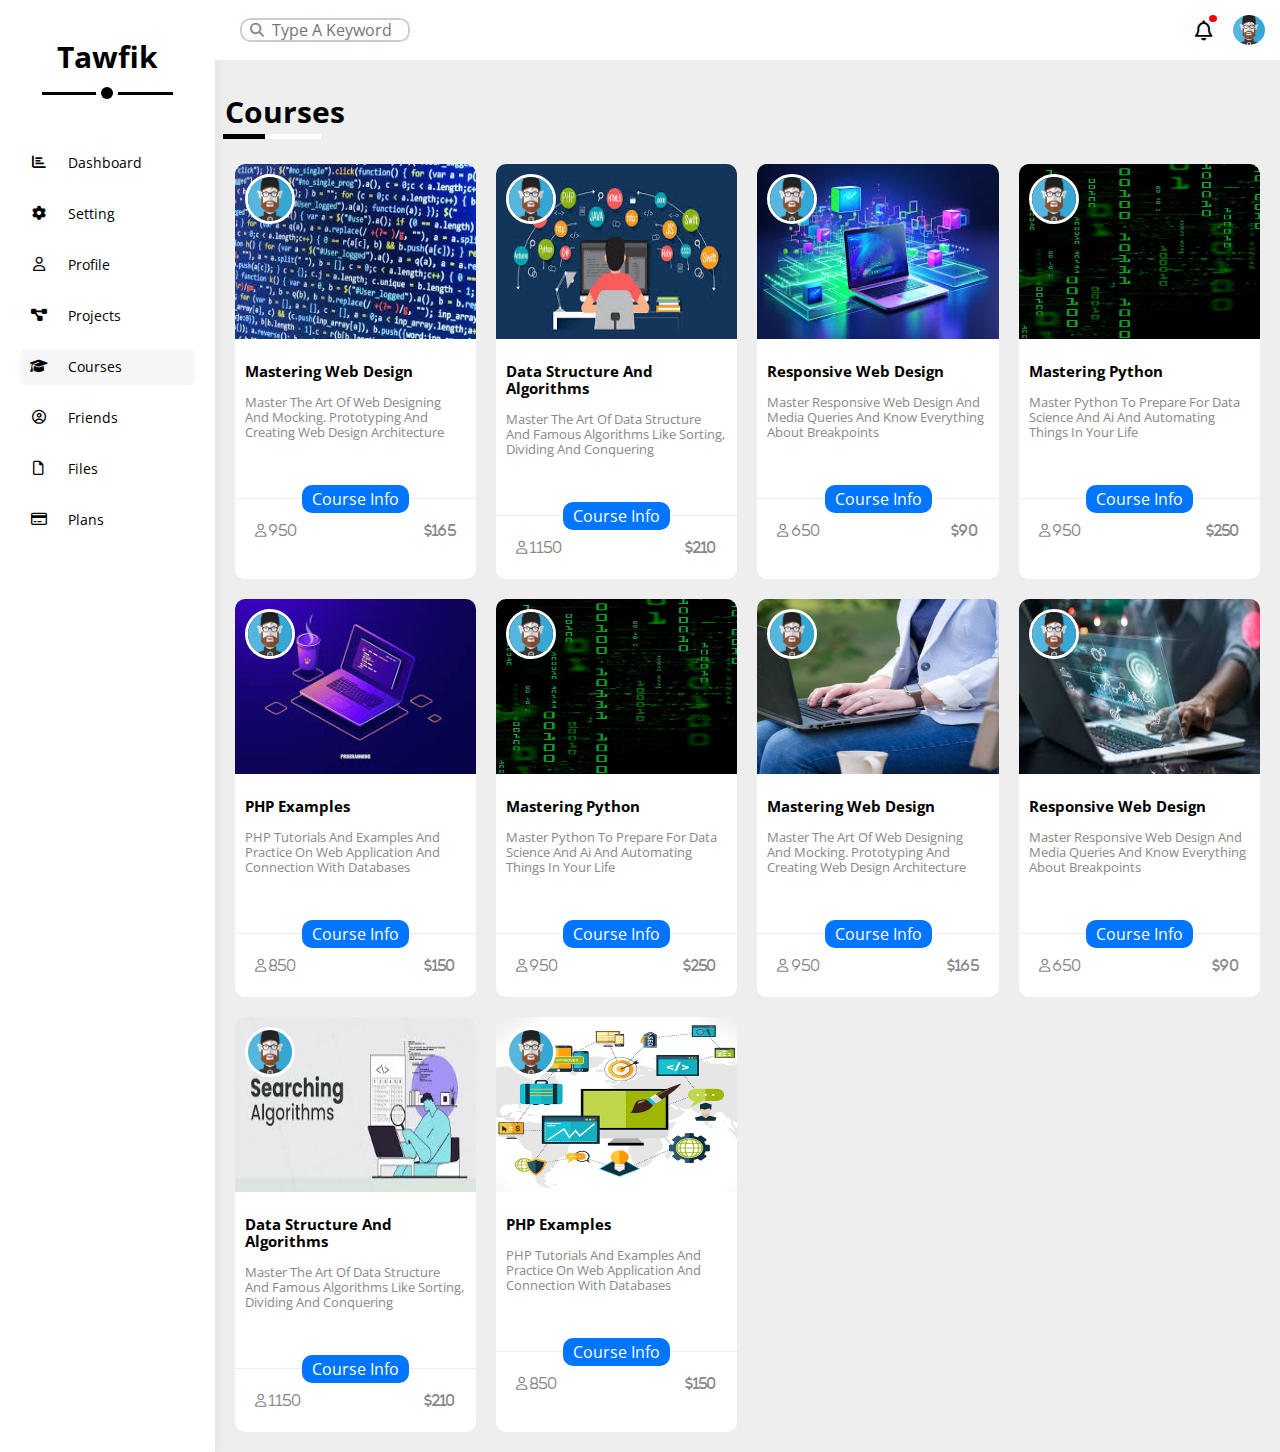
<file: pages/courses.html>
<!DOCTYPE html>
<html lang="en">
<head>
    <meta charset="UTF-8">
    <meta name="viewport" content="width=device-width, initial-scale=1.0">
    <title>courses</title>
    <link rel="icon" href="../images/avatar-01.png">
    <!-- main css file -->
    <link rel="stylesheet" href="../css/main.css">
    <!-- font awesome library -->
    <link rel="stylesheet" href="../css/all.min.css">
    <!-- render everything normal -->
    <link rel="stylesheet" href="../css/normalize.css">
    <!-- framework file -->
    <link rel="stylesheet" href="../css/framework.css">
    <!-- google fonts -->
    <link rel="preconnect" href="https://fonts.googleapis.com">
    <link rel="preconnect" href="https://fonts.gstatic.com" crossorigin>
    <link href="https://fonts.googleapis.com/css2?family=Open+Sans:ital,wght@0,300..800;1,300..800&display=swap" rel="stylesheet">    
</head>
<body>
    <div class="page d-flex">
        <!-- start sidebar -->
        <div class="sidebar bg-white p-relative p-20">
            <h2 class="mt-0 p-relative text-c main-title">Tawfik</h2>
            <ul class="m-top-40">
                <li>
                    <a class=" p-10 d-flex -d-center rad-6 c-black fs-14 " href="../dashboard.html">
                        <i class="fa-solid fa-chart-bar fa-fw"></i>
                        <span class="hide-mobile">Dashboard</span>
                    </a>
                </li>
                <li>
                    <a href="setting.html" class=" p-10 d-flex -d-center rad-6 c-black fs-14">
                        <i class="fa-solid fa-gear fa-fw"></i>
                        <span class="hide-mobile">setting</span>
                    </a>
                </li>
                <li>
                    <a href="profile.html" class=" p-10 d-flex -d-center rad-6 c-black fs-14">
                        <i class="fa-regular fa-user fa-fw"></i>
                        <span class="hide-mobile">profile</span>
                    </a>
            </li>
                <li>
                    <a href="projects.html" class=" p-10 d-flex -d-center rad-6 c-black fs-14">
                        <i class="fa-solid fa-diagram-project fa-fw"></i>
                        <span class="hide-mobile">projects</span>
                    </a>
                </li>
                <li>
                    <a href="courses.html" class="active p-10 d-flex -d-center rad-6 c-black fs-14">
                        <i class="fa-solid fa-graduation-cap fa-fw"></i>
                        <span class="hide-mobile">courses</span>
                    
                    </a>
                    
                </li>
                <li>
                    <a href="friends.html" class="p-10 d-flex -d-center rad-6 c-black fs-14">
                        <i class="fa-regular fa-circle-user fa-fw"></i>
                        <span class="hide-mobile">friends</span>
                    
                    </a>
                </li>
                <li>
                    <a href="files.html" class="p-10 d-flex -d-center rad-6 c-black fs-14">
                        <i class="fa-regular fa-file fa-fw"></i>
                        <span class="hide-mobile">files</span>
                    
                    </a>
                </li>
                <li>
                    <a href="plans.html" class="p-10 d-flex -d-center rad-6 c-black fs-14">
                        <i class="fa-regular fa-credit-card fa-fw"></i>
                        <span class="hide-mobile">plans</span>
                        
                    </a>
                </li>
            </ul>
        </div>
        <!-- end sidebar -->
    <div class="content w-full p-relative over-hidden  ">
    <!-- start head -->
     <div class="head bg-white p-15 flex-between">
        <div class="search p-relative">
            <form action="" class="p-relative">
                <input type="text" placeholder="Type A Keyword">
            </form>
        </div>
        <div class="icon d-flex align-center ">
            <span class="not p-relative  ">
            <i class="fa-regular fa-bell fa-lg p-relative i"></i>
            </span>
            <div class="image">

                <img src="../images/avatar-01.png" alt="">
            </div>
        </div>
     </div>
    <!-- end head -->
          <h2 class="page-title c-black p-relative  p-20 fs-30">courses</h2>
          <!-- start projects-page -->
        <div class="courses-page  m-20 p-relative ">


            <div class="box bg-white rad-10 p-relative">
                <img  src="../images/avatar-01.png" alt="">
                <div class="img p-relative">
                    <img src="../images/download.jfif" alt="">
                </div>
            <div class="info p-10 p-relative ">
                <h3 class="mt-10 mb-0 fs-15 ">mastering web design</h3>
                <p class="c-gray fs-13 mt-10 mb-20 ">
                master the art of web designing and mocking. prototyping and creating web design architecture  
                </p>
                <a href="#"class="btn-shape bg-blue c-white ml-auto mr-auto fit-content d-block translate-y-25">course info</a>
            </div>
            <div class="reacts flex-between p-10 bt-eee">
                <i class="fa far fa-user c-gray fs-13"> 950</i>
                <i class="fa fas fa-dollar-sign c-gray fs-13">165</i>
            </div>
            </div>


            <div class="box bg-white rad-10 p-relative">
                <img  src="../images/avatar-01.png" alt="">
                <div class="img p-relative">
                    <img src="../images/download (4).jfif" alt="">
                </div>
            <div class="info p-10 p-relative ">
                <h3 class="mt-10 mb-0 fs-15 ">data structure and algorithms</h3>
                <p class="c-gray fs-13 mt-10 mb-20 ">
                master the art of data structure and famous algorithms like sorting, dividing and conquering  
                </p>
                <a href="#"class="btn-shape bg-blue c-white ml-auto mr-auto fit-content d-block translate-y-25">course info</a>
            </div>
            <div class="reacts flex-between p-10 bt-eee">
                <i class="fa far fa-user c-gray fs-13"> 1150</i>
                <i class="fa fas fa-dollar-sign c-gray fs-13">210</i>
            </div>
            </div>


            <div class="box bg-white rad-10 p-relative">
                <img  src="../images/avatar-01.png" alt="">
                <div class="img p-relative">
                    <img src="../images/download (7).jfif" alt="">
                </div>
            <div class="info p-10 p-relative ">
                <h3 class="mt-10 mb-0 fs-15 ">responsive web design</h3>
                <p class="c-gray fs-13 mt-10 mb-20 ">
                master responsive web design and media queries and know everything about breakpoints  
                </p>
                <a href="#"class="btn-shape bg-blue c-white ml-auto mr-auto fit-content d-block translate-y-25">course info</a>
            </div>
            <div class="reacts flex-between p-10 bt-eee">
                <i class="fa far fa-user c-gray fs-13"> 650</i>
                <i class="fa fas fa-dollar-sign c-gray fs-13">90</i>
            </div>
            </div>


            <div class="box bg-white rad-10 p-relative">
                <img  src="../images/avatar-01.png" alt="">
                <div class="img p-relative">
                    <img src="../images/coding.jpg" alt="">
                </div>
            <div class="info p-10 p-relative ">
                <h3 class="mt-10 mb-0 fs-15 ">mastering python</h3>
                <p class="c-gray fs-13 mt-10 mb-20 ">
                master python to prepare for data science and Ai and automating things in your life   
                </p>
                <a href="#"class="btn-shape bg-blue c-white ml-auto mr-auto fit-content d-block translate-y-25">course info</a>
            </div>
            <div class="reacts flex-between p-10 bt-eee">
                <i class="fa far fa-user c-gray fs-13"> 950</i>
                <i class="fa fas fa-dollar-sign c-gray fs-13">250</i>
            </div>
            </div>


            <div class="box bg-white rad-10 p-relative">
                <img  src="../images/avatar-01.png" alt="">
                <div class="img p-relative">
                    <img src="../images/download (5).jfif" alt="">
                </div>
            <div class="info p-10 p-relative ">
                <h3 class="mt-10 mb-0 fs-15 ">PHP examples</h3>
                <p class="c-gray fs-13 mt-10 mb-20 ">
                PHP tutorials and examples and practice on web application and connection with databases  
                </p>
                <a href="#"class="btn-shape bg-blue c-white ml-auto mr-auto fit-content d-block translate-y-25">course info</a>
            </div>
            <div class="reacts flex-between p-10 bt-eee">
                <i class="fa far fa-user c-gray fs-13"> 850</i>
                <i class="fa fas fa-dollar-sign c-gray fs-13">150</i>
            </div>
            </div>

            <div class="box bg-white rad-10 p-relative">
                
                <img  src="../images/avatar-01.png" alt="">
                <div class="img p-relative">
                    <img src="../images/coding.jpg" alt="">
                </div>
            <div class="info p-10 p-relative ">
                <h3 class="mt-10 mb-0 fs-15 ">mastering python</h3>
                <p class="c-gray fs-13 mt-10 mb-20 ">
                master python to prepare for data science and Ai and automating things in your life   
                </p>
                <a href="#"class="btn-shape bg-blue c-white ml-auto mr-auto fit-content d-block translate-y-25">course info</a>
            </div>
            <div class="reacts flex-between p-10 bt-eee">
                <i class="fa far fa-user c-gray fs-13"> 950</i>
                <i class="fa fas fa-dollar-sign c-gray fs-13">250</i>
            </div>
            </div>

            <div class="box bg-white rad-10 p-relative">
                <img  src="../images/avatar-01.png" alt="">
                <div class="img p-relative">
                    <img src="../images/features-01.jpg" alt="">
                </div>
            <div class="info p-10 p-relative ">
                <h3 class="mt-10 mb-0 fs-15 ">mastering web design</h3>
                <p class="c-gray fs-13 mt-10 mb-20 ">
                master the art of web designing and mocking. prototyping and creating web design architecture  
                </p>
                <a href="#"class="btn-shape bg-blue c-white ml-auto mr-auto fit-content d-block translate-y-25">course info</a>
            </div>
            <div class="reacts flex-between p-10 bt-eee">
                <i class="fa far fa-user c-gray fs-13"> 950</i>
                <i class="fa fas fa-dollar-sign c-gray fs-13">165</i>
            </div>
            </div>

            <div class="box bg-white rad-10 p-relative">
                <img  src="../images/avatar-01.png" alt="">
                <div class="img p-relative">
                    <img src="../images/images-2.jfif" alt="">
                </div>
            <div class="info p-10 p-relative ">
                <h3 class="mt-10 mb-0 fs-15 ">responsive web design</h3>
                <p class="c-gray fs-13 mt-10 mb-20 ">
                master responsive web design and media queries and know everything about breakpoints  
                </p>
                <a href="#"class="btn-shape bg-blue c-white ml-auto mr-auto fit-content d-block translate-y-25">course info</a>
            </div>
            <div class="reacts flex-between p-10 bt-eee">
                <i class="fa far fa-user c-gray fs-13"> 650</i>
                <i class="fa fas fa-dollar-sign c-gray fs-13">90</i>
            </div>
            </div>

            <div class="box bg-white rad-10 p-relative">
                <img  src="../images/avatar-01.png" alt="">
                <div class="img p-relative">
                    <img src="../images/images.-3jfif.jfif" alt="">
                </div>
            <div class="info p-10 p-relative ">
                <h3 class="mt-10 mb-0 fs-15 ">data structure and algorithms</h3>
                <p class="c-gray fs-13 mt-10 mb-20 ">
                master the art of data structure and famous algorithms like sorting, dividing and conquering  
                </p>
                <a href="#"class="btn-shape bg-blue c-white ml-auto mr-auto fit-content d-block translate-y-25">course info</a>
            </div>
            <div class="reacts flex-between p-10 bt-eee">
                <i class="fa far fa-user c-gray fs-13"> 1150</i>
                <i class="fa fas fa-dollar-sign c-gray fs-13">210</i>
            </div>
            </div>

            <div class="box bg-white rad-10 p-relative">
                <img  src="../images/avatar-01.png" alt="">
                <div class="img p-relative">
                    <img src="../images/gallery-05.jpg" alt="">
                </div>
            <div class="info p-10 p-relative ">
                <h3 class="mt-10 mb-0 fs-15 ">PHP examples</h3>
                <p class="c-gray fs-13 mt-10 mb-20 ">
                PHP tutorials and examples and practice on web application and connection with databases  
                </p>
                <a href="#"class="btn-shape bg-blue c-white ml-auto mr-auto fit-content d-block translate-y-25">course info</a>
            </div>
            <div class="reacts flex-between p-10 bt-eee">
                <i class="fa far fa-user c-gray fs-13"> 850</i>
                <i class="fa fas fa-dollar-sign c-gray fs-13">150</i>
            </div>
            </div>
        </div>
        <!-- end projects-page  -->
</body>
</html>
</file>
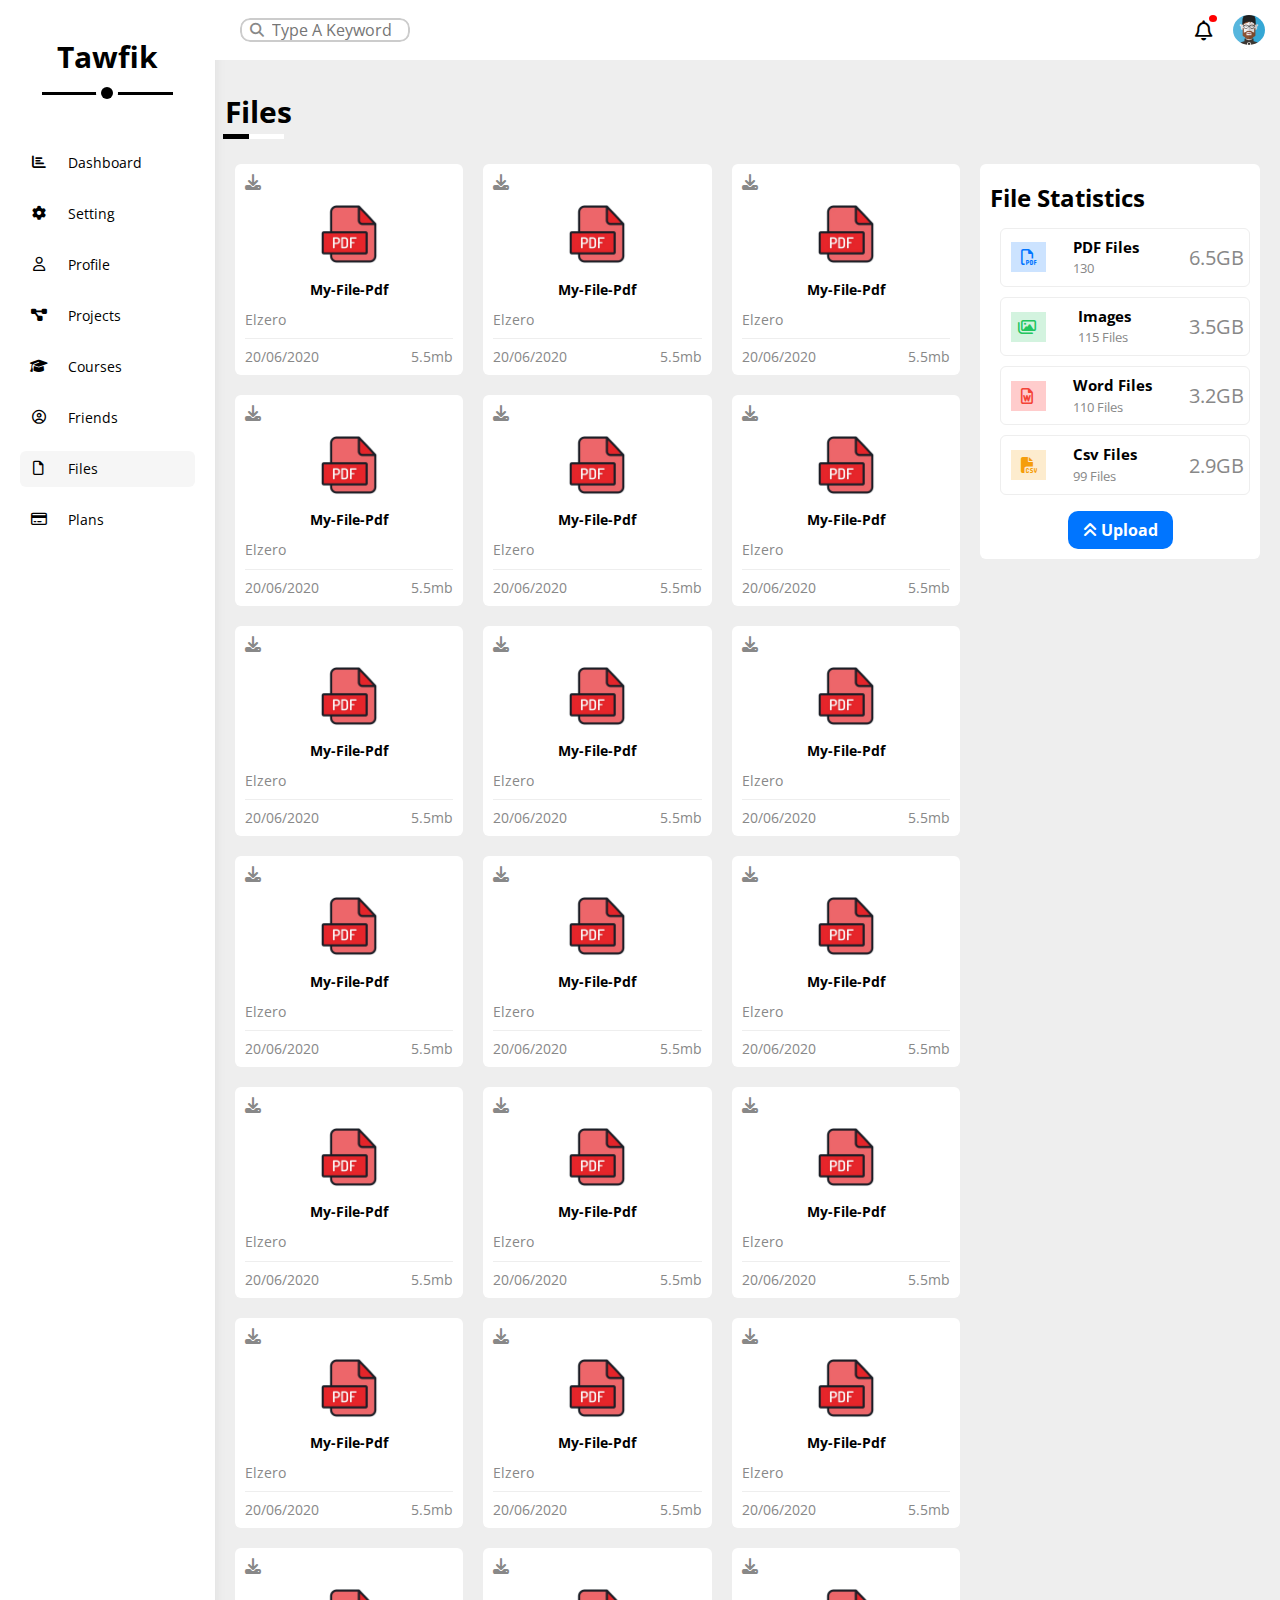
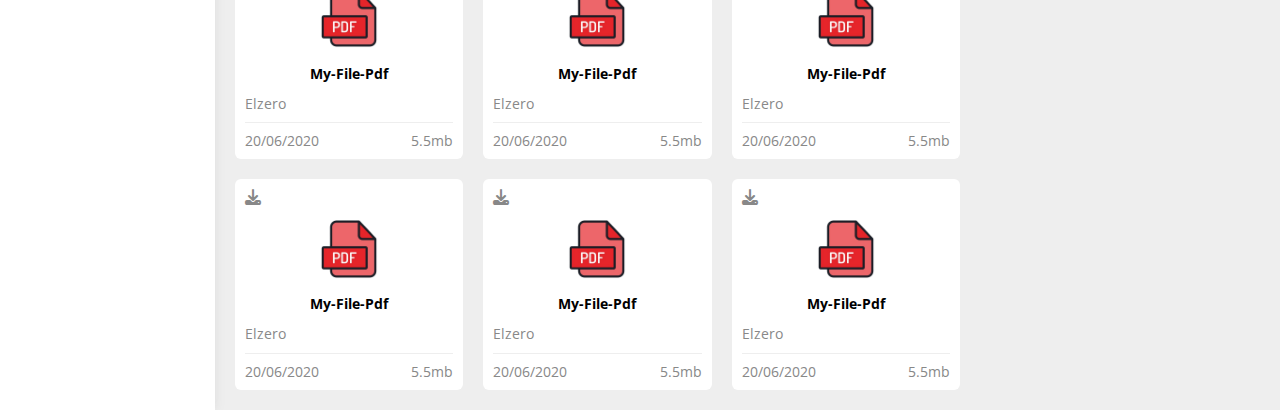
<file: pages/files.html>
<!DOCTYPE html>
<html lang="en">

<head>
    <meta charset="UTF-8">
    <meta name="viewport" content="width=device-width, initial-scale=1.0">
    <title>files</title>
    <link rel="icon" href="../images/avatar-01.png">

    <!-- main css file -->
    <link rel="stylesheet" href="../css/main.css">
    <!-- font awesome library -->
    <link rel="stylesheet" href="../css/all.min.css">
    <!-- render everything normal -->
    <link rel="stylesheet" href="../css/normalize.css">
    <!-- framework file -->
    <link rel="stylesheet" href="../css/framework.css">
    <!-- google fonts -->
    <link rel="preconnect" href="https://fonts.googleapis.com">
    <link rel="preconnect" href="https://fonts.gstatic.com" crossorigin>
    <link href="https://fonts.googleapis.com/css2?family=Open+Sans:ital,wght@0,300..800;1,300..800&display=swap"
        rel="stylesheet">
</head>

<body>
    <div class="page d-flex">
        <!-- start sidebar -->
        <div class="sidebar bg-white p-relative p-20">
            <h2 class="mt-0 p-relative text-c main-title">Tawfik</h2>
            <ul class="m-top-40">
                <li>
                    <a class=" p-10 d-flex -d-center rad-6 c-black fs-14 " href="../dashboard.html">
                        <i class="fa-solid fa-chart-bar fa-fw"></i>
                        <span class="hide-mobile">Dashboard</span>
                    </a>
                </li>
                <li>
                    <a href="setting.html" class=" p-10 d-flex -d-center rad-6 c-black fs-14">
                        <i class="fa-solid fa-gear fa-fw"></i>
                        <span class="hide-mobile">setting</span>
                    </a>
                </li>
                <li>
                    <a href="profile.html" class=" p-10 d-flex -d-center rad-6 c-black fs-14">
                        <i class="fa-regular fa-user fa-fw"></i>
                        <span class="hide-mobile">profile</span>
                    </a>
                </li>
                <li>
                    <a href="projects.html" class=" p-10 d-flex -d-center rad-6 c-black fs-14">
                        <i class="fa-solid fa-diagram-project fa-fw"></i>
                        <span class="hide-mobile">projects</span>
                    </a>
                </li>
                <li>
                    <a href="courses.html" class=" p-10 d-flex -d-center rad-6 c-black fs-14">
                        <i class="fa-solid fa-graduation-cap fa-fw"></i>
                        <span class="hide-mobile">courses</span>

                    </a>

                </li>
                <li>
                    <a href="friends.html" class=" p-10 d-flex -d-center rad-6 c-black fs-14">
                        <i class="fa-regular fa-circle-user fa-fw"></i>
                        <span class="hide-mobile">friends</span>

                    </a>
                </li>
                <li>
                    <a href="files.html" class="active p-10 d-flex -d-center rad-6 c-black fs-14">
                        <i class="fa-regular fa-file fa-fw"></i>
                        <span class="hide-mobile">files</span>

                    </a>
                </li>
                <li>
                    <a href="plans.html" class="p-10 d-flex -d-center rad-6 c-black fs-14">
                        <i class="fa-regular fa-credit-card fa-fw"></i>
                        <span class="hide-mobile">plans</span>

                    </a>
                </li>
            </ul>
        </div>
        <!-- end sidebar -->
        <div class="content w-full p-relative over-hidden  ">
            <!-- start head -->
            <div class="head bg-white p-15 flex-between">
                <div class="search p-relative">
                    <form action="" class="p-relative">
                        <input type="text" placeholder="Type A Keyword">
                    </form>
                </div>
                <div class="icon d-flex align-center ">
                    <span class="not p-relative  ">
                        <i class="fa-regular fa-bell fa-lg p-relative i"></i>
                    </span>
                    <div class="image">

                        <img src="../images/avatar-01.png" alt="">
                    </div>
                </div>
            </div>
            <!-- end head -->
            <h2 class="page-title c-black p-relative  p-20 fs-30">files</h2>
            <!-- start files-page -->
            <div class="container d-flex m-20 gap-20 align-start row-reverse">
                <div class="file-state bg-white rad-6  p-10 space-between ">
                    <h2 class="mt-10 mb-10">file statistics</h2>
                    <ul class="ml-10">
                        <li class="p-10 b-eee rad-6 d-flex align-center">
                            <div class="icon-pdf">
                                <i class="fa far fa-file-pdf p-10 pdf"></i>
                            </div>
                            <div class="title text-l d-flex flex-column gap-5 mr-10">
                                <h4 class="mb-0 mt-0">PDF files </h4>
                                <span class="c-gray fs-13 d-block ">130</span>
                            </div>
                            <div class="size c-gray text-c">
                                6.5GB
                            </div>
                        </li>
                        <li class="p-10 b-eee rad-6 d-flex align-center">
                            <div class="icon-images">
                                <i class="fa far far fa-images p-10 images"></i>
                            </div>
                            <div class="title aling-start d-flex flex-column gap-5 ">
                                <h4 class="mb-0 mt-0 ml-0">images </h4>
                                <span class="c-gray fs-13 d-block ">115 files</span>
                            </div>
                            <div class="size c-gray text-c">
                                3.5GB
                            </div>
                        </li>
                        <li class="p-10 b-eee rad-6 d-flex align-center">
                            <div class="icon-word">
                                <i class="fa far far fa-file-word p-10 word"></i>
                            </div>
                            <div class="title text-l d-flex flex-column gap-5 mr-10">
                                <h4 class="mb-0 mt-0">word files </h4>
                                <span class="c-gray fs-13 d-block ">110 files</span>
                            </div>
                            <div class="size c-gray text-c">
                                3.2GB
                            </div>
                        </li>
                        <li class="p-10 b-eee rad-6 d-flex align-center">
                            <div class="icon-csv">
                                <i class="fa far fas fa-file-csv p-10  csv"></i>
                            </div>
                            <div class="title text-l d-flex flex-column gap-5 mr-10">
                                <h4 class="mb-0 mt-0">csv files </h4>
                                <span class="c-gray fs-13 d-block ">99 files</span>
                            </div>
                            <div class="size c-gray text-c">
                                2.9GB
                            </div>
                        </li>

                    </ul>
                    <a href="#" class="btn-shape c-white bg-blue d-block fit-content m-auto  "><i
                            class="fa fas fa-angle-double-up"></i>
                        <span class="fw-bold">upload</span></a>
                </div>

                <div class="files-page  gap-20 d-grid ">
                    <div class="box rad-6 p-relative p-10 bg-white text-c">
                        <i class="fa fas fa-download c-gray w-20 p-absolute"></i>
                        <img class="w-60" src="../images/pdf.png" alt="">
                        <p>my-file-pdf</p>
                        <span class="c-gray fs-13 text-l d-block">elzero</span>
                        <div class="date bt-eee flex-between">
                            <span class="c-gray fs-13 inline-b">20/06/2020</span>
                            <span class="c-gray fs-13 inline-b">5.5mb</span>
                        </div>
                    </div>
                    <div class="box rad-6 p-relative p-10 bg-white text-c">
                        <i class="fa fas fa-download c-gray w-20 p-absolute"></i>
                        <img class="w-60" src="../images/pdf.png" alt="">
                        <p>my-file-pdf</p>
                        <span class="c-gray fs-13 text-l d-block">elzero</span>
                        <div class="date bt-eee flex-between">
                            <span class="c-gray fs-13 inline-b">20/06/2020</span>
                            <span class="c-gray fs-13 inline-b">5.5mb</span>
                        </div>
                    </div>
                    <div class="box rad-6 p-relative p-10 bg-white text-c">
                        <i class="fa fas fa-download c-gray w-20 p-absolute"></i>
                        <img class="w-60" src="../images/pdf.png" alt="">
                        <p>my-file-pdf</p>
                        <span class="c-gray fs-13 text-l d-block">elzero</span>
                        <div class="date bt-eee flex-between">
                            <span class="c-gray fs-13 inline-b">20/06/2020</span>
                            <span class="c-gray fs-13 inline-b">5.5mb</span>
                        </div>
                    </div>
                    <div class="box rad-6 p-relative p-10 bg-white text-c">
                        <i class="fa fas fa-download c-gray w-20 p-absolute"></i>
                        <img class="w-60" src="../images/pdf.png" alt="">
                        <p>my-file-pdf</p>
                        <span class="c-gray fs-13 text-l d-block">elzero</span>
                        <div class="date bt-eee flex-between">
                            <span class="c-gray fs-13 inline-b">20/06/2020</span>
                            <span class="c-gray fs-13 inline-b">5.5mb</span>
                        </div>
                    </div>
                    <div class="box rad-6 p-relative p-10 bg-white text-c">
                        <i class="fa fas fa-download c-gray w-20 p-absolute"></i>
                        <img class="w-60" src="../images/pdf.png" alt="">
                        <p>my-file-pdf</p>
                        <span class="c-gray fs-13 text-l d-block">elzero</span>
                        <div class="date bt-eee flex-between">
                            <span class="c-gray fs-13 inline-b">20/06/2020</span>
                            <span class="c-gray fs-13 inline-b">5.5mb</span>
                        </div>
                    </div>
                    <div class="box rad-6 p-relative p-10 bg-white text-c">
                        <i class="fa fas fa-download c-gray w-20 p-absolute"></i>
                        <img class="w-60" src="../images/pdf.png" alt="">
                        <p>my-file-pdf</p>
                        <span class="c-gray fs-13 text-l d-block">elzero</span>
                        <div class="date bt-eee flex-between">
                            <span class="c-gray fs-13 inline-b">20/06/2020</span>
                            <span class="c-gray fs-13 inline-b">5.5mb</span>
                        </div>
                    </div>
                    <div class="box rad-6 p-relative p-10 bg-white text-c">
                        <i class="fa fas fa-download c-gray w-20 p-absolute"></i>
                        <img class="w-60" src="../images/pdf.png" alt="">
                        <p>my-file-pdf</p>
                        <span class="c-gray fs-13 text-l d-block">elzero</span>
                        <div class="date bt-eee flex-between">
                            <span class="c-gray fs-13 inline-b">20/06/2020</span>
                            <span class="c-gray fs-13 inline-b">5.5mb</span>
                        </div>
                    </div>
                    <div class="box rad-6 p-relative p-10 bg-white text-c">
                        <i class="fa fas fa-download c-gray w-20 p-absolute"></i>
                        <img class="w-60" src="../images/pdf.png" alt="">
                        <p>my-file-pdf</p>
                        <span class="c-gray fs-13 text-l d-block">elzero</span>
                        <div class="date bt-eee flex-between">
                            <span class="c-gray fs-13 inline-b">20/06/2020</span>
                            <span class="c-gray fs-13 inline-b">5.5mb</span>
                        </div>
                    </div>
                    <div class="box rad-6 p-relative p-10 bg-white text-c">
                        <i class="fa fas fa-download c-gray w-20 p-absolute"></i>
                        <img class="w-60" src="../images/pdf.png" alt="">
                        <p>my-file-pdf</p>
                        <span class="c-gray fs-13 text-l d-block">elzero</span>
                        <div class="date bt-eee flex-between">
                            <span class="c-gray fs-13 inline-b">20/06/2020</span>
                            <span class="c-gray fs-13 inline-b">5.5mb</span>
                        </div>
                    </div>
                    <div class="box rad-6 p-relative p-10 bg-white text-c">
                        <i class="fa fas fa-download c-gray w-20 p-absolute"></i>
                        <img class="w-60" src="../images/pdf.png" alt="">
                        <p>my-file-pdf</p>
                        <span class="c-gray fs-13 text-l d-block">elzero</span>
                        <div class="date bt-eee flex-between">
                            <span class="c-gray fs-13 inline-b">20/06/2020</span>
                            <span class="c-gray fs-13 inline-b">5.5mb</span>
                        </div>
                    </div>
                    <div class="box rad-6 p-relative p-10 bg-white text-c">
                        <i class="fa fas fa-download c-gray w-20 p-absolute"></i>
                        <img class="w-60" src="../images/pdf.png" alt="">
                        <p>my-file-pdf</p>
                        <span class="c-gray fs-13 text-l d-block">elzero</span>
                        <div class="date bt-eee flex-between">
                            <span class="c-gray fs-13 inline-b">20/06/2020</span>
                            <span class="c-gray fs-13 inline-b">5.5mb</span>
                        </div>
                    </div>
                    <div class="box rad-6 p-relative p-10 bg-white text-c">
                        <i class="fa fas fa-download c-gray w-20 p-absolute"></i>
                        <img class="w-60" src="../images/pdf.png" alt="">
                        <p>my-file-pdf</p>
                        <span class="c-gray fs-13 text-l d-block">elzero</span>
                        <div class="date bt-eee flex-between">
                            <span class="c-gray fs-13 inline-b">20/06/2020</span>
                            <span class="c-gray fs-13 inline-b">5.5mb</span>
                        </div>
                    </div>
                    <div class="box rad-6 p-relative p-10 bg-white text-c">
                        <i class="fa fas fa-download c-gray w-20 p-absolute"></i>
                        <img class="w-60" src="../images/pdf.png" alt="">
                        <p>my-file-pdf</p>
                        <span class="c-gray fs-13 text-l d-block">elzero</span>
                        <div class="date bt-eee flex-between">
                            <span class="c-gray fs-13 inline-b">20/06/2020</span>
                            <span class="c-gray fs-13 inline-b">5.5mb</span>
                        </div>
                    </div>
                    <div class="box rad-6 p-relative p-10 bg-white text-c">
                        <i class="fa fas fa-download c-gray w-20 p-absolute"></i>
                        <img class="w-60" src="../images/pdf.png" alt="">
                        <p>my-file-pdf</p>
                        <span class="c-gray fs-13 text-l d-block">elzero</span>
                        <div class="date bt-eee flex-between">
                            <span class="c-gray fs-13 inline-b">20/06/2020</span>
                            <span class="c-gray fs-13 inline-b">5.5mb</span>
                        </div>
                    </div>
                    <div class="box rad-6 p-relative p-10 bg-white text-c">
                        <i class="fa fas fa-download c-gray w-20 p-absolute"></i>
                        <img class="w-60" src="../images/pdf.png" alt="">
                        <p>my-file-pdf</p>
                        <span class="c-gray fs-13 text-l d-block">elzero</span>
                        <div class="date bt-eee flex-between">
                            <span class="c-gray fs-13 inline-b">20/06/2020</span>
                            <span class="c-gray fs-13 inline-b">5.5mb</span>
                        </div>
                    </div>
                    <div class="box rad-6 p-relative p-10 bg-white text-c">
                        <i class="fa fas fa-download c-gray w-20 p-absolute"></i>
                        <img class="w-60" src="../images/pdf.png" alt="">
                        <p>my-file-pdf</p>
                        <span class="c-gray fs-13 text-l d-block">elzero</span>
                        <div class="date bt-eee flex-between">
                            <span class="c-gray fs-13 inline-b">20/06/2020</span>
                            <span class="c-gray fs-13 inline-b">5.5mb</span>
                        </div>
                    </div>
                    <div class="box rad-6 p-relative p-10 bg-white text-c">
                        <i class="fa fas fa-download c-gray w-20 p-absolute"></i>
                        <img class="w-60" src="../images/pdf.png" alt="">
                        <p>my-file-pdf</p>
                        <span class="c-gray fs-13 text-l d-block">elzero</span>
                        <div class="date bt-eee flex-between">
                            <span class="c-gray fs-13 inline-b">20/06/2020</span>
                            <span class="c-gray fs-13 inline-b">5.5mb</span>
                        </div>
                    </div>
                    <div class="box rad-6 p-relative p-10 bg-white text-c">
                        <i class="fa fas fa-download c-gray w-20 p-absolute"></i>
                        <img class="w-60" src="../images/pdf.png" alt="">
                        <p>my-file-pdf</p>
                        <span class="c-gray fs-13 text-l d-block">elzero</span>
                        <div class="date bt-eee flex-between">
                            <span class="c-gray fs-13 inline-b">20/06/2020</span>
                            <span class="c-gray fs-13 inline-b">5.5mb</span>
                        </div>
                    </div>
                    <div class="box rad-6 p-relative p-10 bg-white text-c">
                        <i class="fa fas fa-download c-gray w-20 p-absolute"></i>
                        <img class="w-60" src="../images/pdf.png" alt="">
                        <p>my-file-pdf</p>
                        <span class="c-gray fs-13 text-l d-block">elzero</span>
                        <div class="date bt-eee flex-between">
                            <span class="c-gray fs-13 inline-b">20/06/2020</span>
                            <span class="c-gray fs-13 inline-b">5.5mb</span>
                        </div>
                    </div>
                    <div class="box rad-6 p-relative p-10 bg-white text-c">
                        <i class="fa fas fa-download c-gray w-20 p-absolute"></i>
                        <img class="w-60" src="../images/pdf.png" alt="">
                        <p>my-file-pdf</p>
                        <span class="c-gray fs-13 text-l d-block">elzero</span>
                        <div class="date bt-eee flex-between">
                            <span class="c-gray fs-13 inline-b">20/06/2020</span>
                            <span class="c-gray fs-13 inline-b">5.5mb</span>
                        </div>
                    </div>
                    <div class="box rad-6 p-relative p-10 bg-white text-c">
                        <i class="fa fas fa-download c-gray w-20 p-absolute"></i>
                        <img class="w-60" src="../images/pdf.png" alt="">
                        <p>my-file-pdf</p>
                        <span class="c-gray fs-13 text-l d-block">elzero</span>
                        <div class="date bt-eee flex-between">
                            <span class="c-gray fs-13 inline-b">20/06/2020</span>
                            <span class="c-gray fs-13 inline-b">5.5mb</span>
                        </div>
                    </div>
                    <div class="box rad-6 p-relative p-10 bg-white text-c">
                        <i class="fa fas fa-download c-gray w-20 p-absolute"></i>
                        <img class="w-60" src="../images/pdf.png" alt="">
                        <p>my-file-pdf</p>
                        <span class="c-gray fs-13 text-l d-block">elzero</span>
                        <div class="date bt-eee flex-between">
                            <span class="c-gray fs-13 inline-b">20/06/2020</span>
                            <span class="c-gray fs-13 inline-b">5.5mb</span>
                        </div>
                    </div>
                    <div class="box rad-6 p-relative p-10 bg-white text-c">
                        <i class="fa fas fa-download c-gray w-20 p-absolute"></i>
                        <img class="w-60" src="../images/pdf.png" alt="">
                        <p>my-file-pdf</p>
                        <span class="c-gray fs-13 text-l d-block">elzero</span>
                        <div class="date bt-eee flex-between">
                            <span class="c-gray fs-13 inline-b">20/06/2020</span>
                            <span class="c-gray fs-13 inline-b">5.5mb</span>
                        </div>
                    </div>
                    <div class="box rad-6 p-relative p-10 bg-white text-c">
                        <i class="fa fas fa-download c-gray w-20 p-absolute"></i>
                        <img class="w-60" src="../images/pdf.png" alt="">
                        <p>my-file-pdf</p>
                        <span class="c-gray fs-13 text-l d-block">elzero</span>
                        <div class="date bt-eee flex-between">
                            <span class="c-gray fs-13 inline-b">20/06/2020</span>
                            <span class="c-gray fs-13 inline-b">5.5mb</span>
                        </div>
                    </div>
                </div>

            </div>

            <!-- end files-page  -->
</body>

</html>
</file>
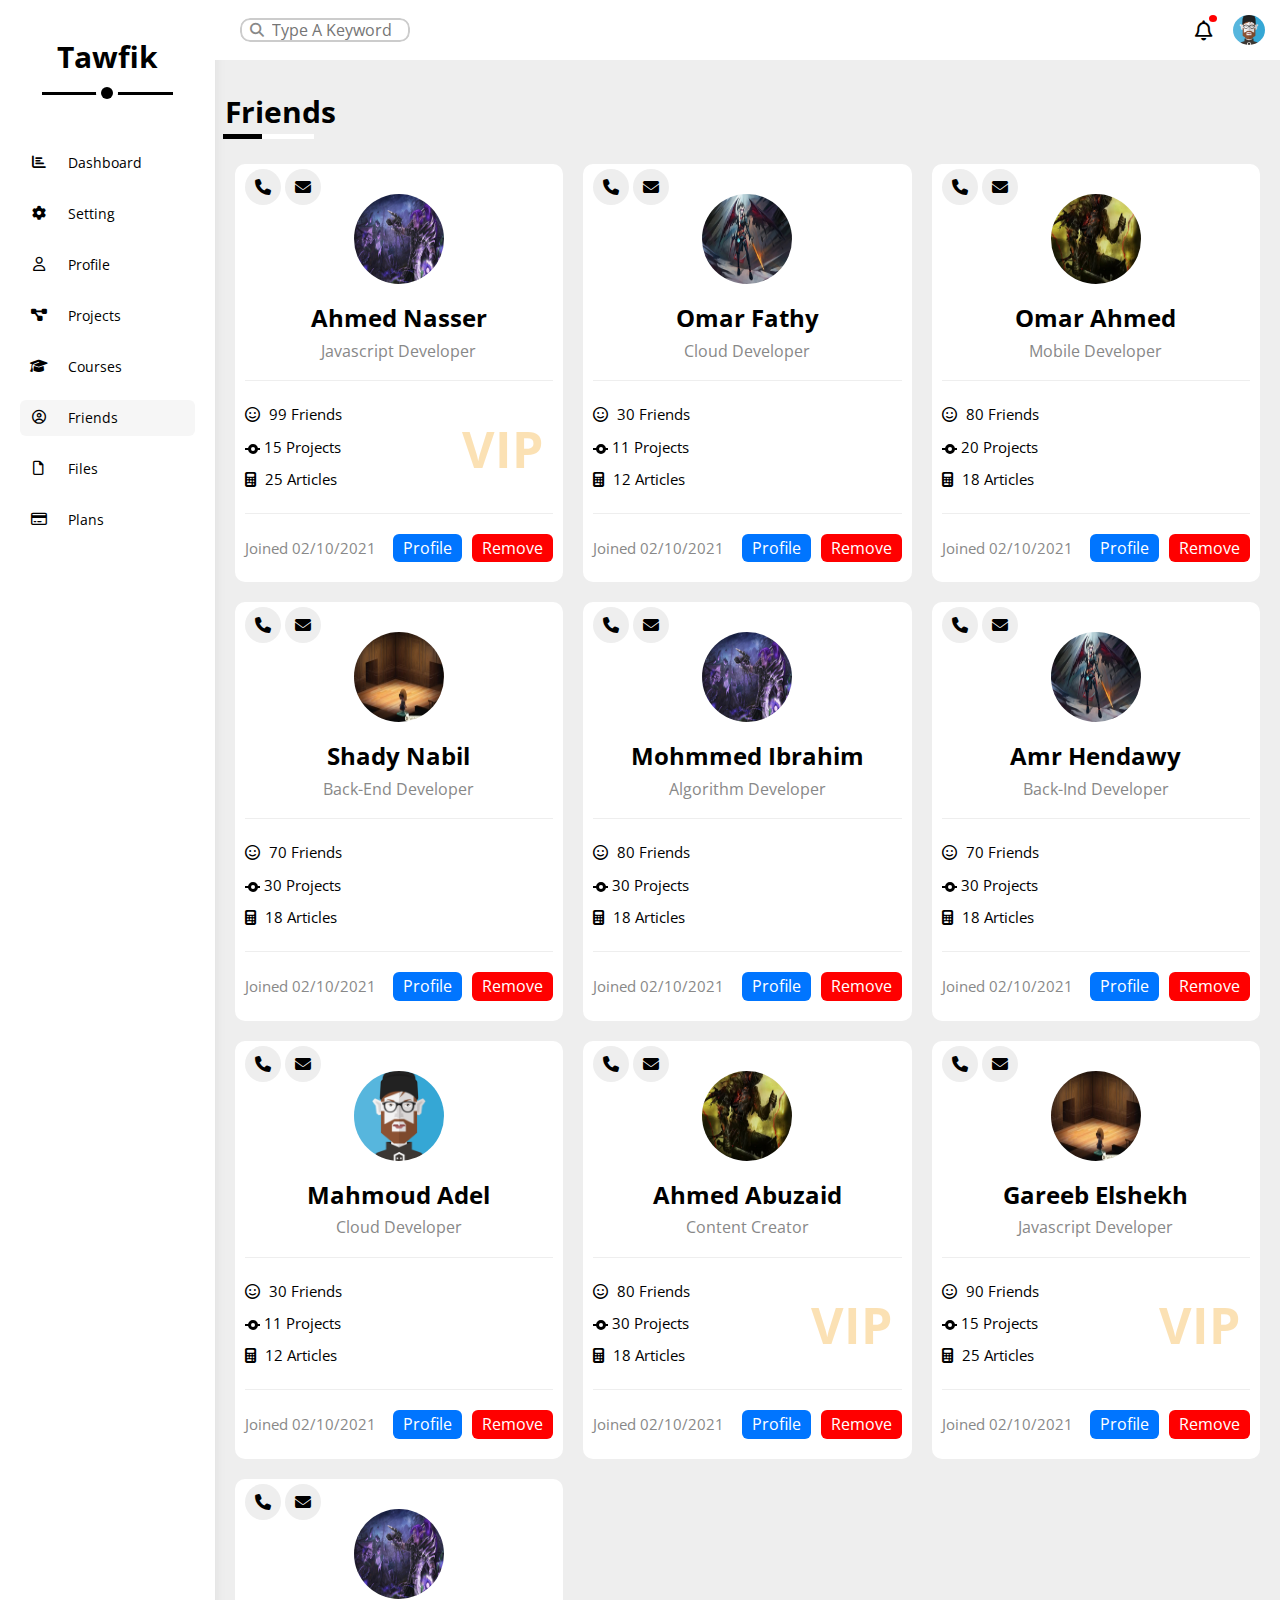
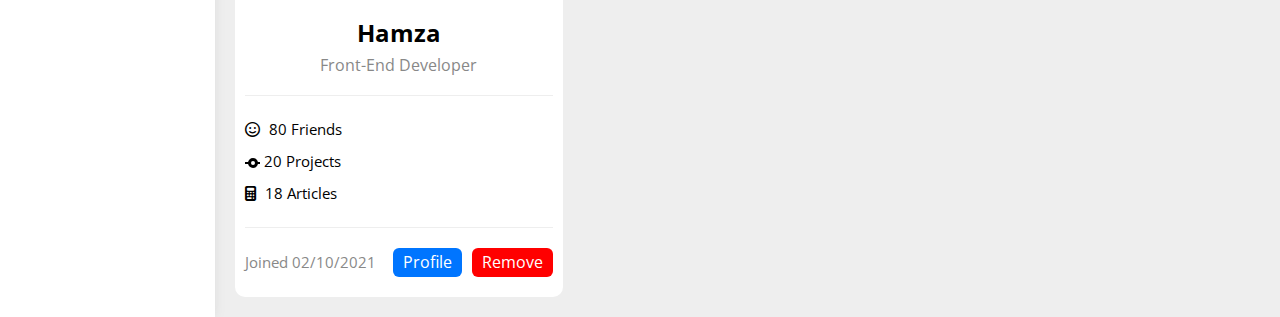
<file: pages/friends.html>
<!DOCTYPE html>
<html lang="en">
<head>
    <meta charset="UTF-8">
    <meta name="viewport" content="width=device-width, initial-scale=1.0">
    <title>friends</title>
    <link rel="icon" href="../images/avatar-01.png">

    <!-- main css file -->
    <link rel="stylesheet" href="../css/main.css">
    <!-- font awesome library -->
    <link rel="stylesheet" href="../css/all.min.css">
    <!-- render everything normal -->
    <link rel="stylesheet" href="../css/normalize.css">
    <!-- framework file -->
    <link rel="stylesheet" href="../css/framework.css">
    <!-- google fonts -->
    <link rel="preconnect" href="https://fonts.googleapis.com">
    <link rel="preconnect" href="https://fonts.gstatic.com" crossorigin>
    <link href="https://fonts.googleapis.com/css2?family=Open+Sans:ital,wght@0,300..800;1,300..800&display=swap" rel="stylesheet">    
</head>
<body>
    <div class="page d-flex">
        <!-- start sidebar -->
        <div class="sidebar bg-white p-relative p-20">
            <h2 class="mt-0 p-relative text-c main-title">Tawfik</h2>
            <ul class="m-top-40">
                <li>
                    <a class=" p-10 d-flex -d-center rad-6 c-black fs-14 " href="../dashboard.html">
                        <i class="fa-solid fa-chart-bar fa-fw"></i>
                        <span class="hide-mobile">Dashboard</span>
                    </a>
                </li>
                <li>
                    <a href="setting.html" class=" p-10 d-flex -d-center rad-6 c-black fs-14">
                        <i class="fa-solid fa-gear fa-fw"></i>
                        <span class="hide-mobile">setting</span>
                    </a>
                </li>
                <li>
                    <a href="profile.html" class=" p-10 d-flex -d-center rad-6 c-black fs-14">
                        <i class="fa-regular fa-user fa-fw"></i>
                        <span class="hide-mobile">profile</span>
                    </a>
            </li>
                <li>
                    <a href="projects.html" class=" p-10 d-flex -d-center rad-6 c-black fs-14">
                        <i class="fa-solid fa-diagram-project fa-fw"></i>
                        <span class="hide-mobile">projects</span>
                    </a>
                </li>
                <li>
                    <a href="courses.html" class=" p-10 d-flex -d-center rad-6 c-black fs-14">
                        <i class="fa-solid fa-graduation-cap fa-fw"></i>
                        <span class="hide-mobile">courses</span>
                    
                    </a>
                    
                </li>
                <li>
                    <a href="friends.html" class="active p-10 d-flex -d-center rad-6 c-black fs-14">
                        <i class="fa-regular fa-circle-user fa-fw"></i>
                        <span class="hide-mobile">friends</span>
                    
                    </a>
                </li>
                <li>
                    <a href="files.html" class="p-10 d-flex -d-center rad-6 c-black fs-14">
                        <i class="fa-regular fa-file fa-fw"></i>
                        <span class="hide-mobile">files</span>
                    
                    </a>
                </li>
                <li>
                    <a href="plans.html" class="p-10 d-flex -d-center rad-6 c-black fs-14">
                        <i class="fa-regular fa-credit-card fa-fw"></i>
                        <span class="hide-mobile">plans</span>
                        
                    </a>
                </li>
            </ul>
        </div>
        <!-- end sidebar -->
    <div class="content w-full p-relative over-hidden  ">
    <!-- start head -->
     <div class="head bg-white p-15 flex-between">
        <div class="search p-relative">
            <form action="" class="p-relative">
                <input type="text" placeholder="Type A Keyword">
            </form>
        </div>
        <div class="icon d-flex align-center ">
            <span class="not p-relative  ">
            <i class="fa-regular fa-bell fa-lg p-relative i"></i>
            </span>
            <div class="image">

                <img src="../images/avatar-01.png" alt="">
            </div>
        </div>
     </div>
    <!-- end head -->
          <h2 class="page-title c-black p-relative  p-20 fs-30">friends</h2>
          <!-- start friends-page -->
        <div class="friends-page  m-20 p-relative ">


            <div class="box rad-10 p-relative bg-white p-10">
                <div class="overview">
                    <a href="#">
                        <i class="fa fas fa-phone c-black bg-eee p-10 rad-50 "></i>
                    </a>
                    <a href="#">
                        <i class="fa fas far fa-envelope c-black bg-eee p-10 rad-50 "></i>
                    </a>

                    <img src="../images/cat-01.jpg" alt="">
                </div>
                <div class="name text-c bb-eee">
                    <h2 class="mt-10 mb-10">ahmed nasser</h2>
                    <p class="c-gray mt-0 mb-20">javascript developer</p>
                </div>
                <div class="info pt-10 pb-10 bb-eee">
                    <ul class="fs-15">
                        <li class="mt-15"><i class="fa far fa-smile"></i> <span class="pl-5 inline-b">99 friends</span></li>
                        <li class="mt-15"><span class="style"></span> <span class="">15 projects</span></li>
                        <li class="mt-15"><i class="fa fas fa-calculator"></i> <span class="pl-5 inline-b">25 articles</span></li>
                    </ul>
                    <span class="vip">vip</span>
                </div>
                <div class="date flex-between pt-20 pb-10">
                    <a href="#" class="c-gray">joined 02/10/2021</a>
                    <div class="button">
                    <a href="#" class="btn-shape c-white bg-blue">profile</a>
                        <a href="#" class="c-white btn-shape bg-red">remove</a>
                    </div>
                </div>
            </div>

            
            <div class="box rad-10 p-relative bg-white p-10">
                <div class="overview">
                    <a href="#">
                        <i class="fa fas fa-phone c-black bg-eee p-10 rad-50 "></i>
                    </a>
                    <a href="#">
                        <i class="fa fas far fa-envelope c-black bg-eee p-10 rad-50 "></i>
                    </a>

                    <img src="../images/cat-04.jpg" alt="">
                </div>
                <div class="name text-c bb-eee">
                    <h2 class="mt-10 mb-10">omar fathy</h2>
                    <p class="c-gray mt-0 mb-20">cloud developer</p>
                </div>
                <div class="info pt-10 pb-10 bb-eee">
                    <ul class="fs-15">
                        <li class="mt-15"><i class="fa far fa-smile"></i> <span class="pl-5 inline-b">30 friends</span></li>
                        <li class="mt-15"><span class="style"></span> <span class="">11 projects</span></li>
                        <li class="mt-15"><i class="fa fas fa-calculator"></i> <span class="pl-5 inline-b">12 articles</span></li>
                    </ul>
                </div>
                <div class="date flex-between pt-20 pb-10">
                    <a href="#" class="c-gray">joined 02/10/2021</a>
                    <div class="button">
                    <a href="#" class="btn-shape c-white bg-blue">profile</a>
                        <a href="#" class="c-white btn-shape bg-red">remove</a>
                    </div>
                </div>
            </div>


            <div class="box rad-10 p-relative bg-white p-10">
                <div class="overview">
                    <a href="#">
                        <i class="fa fas fa-phone c-black bg-eee p-10 rad-50 "></i>
                    </a>
                    <a href="#">
                        <i class="fa fas far fa-envelope c-black bg-eee p-10 rad-50 "></i>
                    </a>

                    <img src="../images/cat-05.jpg" alt="">
                </div>
                <div class="name text-c bb-eee">
                    <h2 class="mt-10 mb-10">omar ahmed</h2>
                    <p class="c-gray mt-0 mb-20">mobile developer</p>
                </div>
                <div class="info pt-10 pb-10 bb-eee">
                    <ul class="fs-15">
                        <li class="mt-15"><i class="fa far fa-smile"></i> <span class="pl-5 inline-b">80 friends</span></li>
                        <li class="mt-15"><span class="style"></span> <span class="">20 projects</span></li>
                        <li class="mt-15"><i class="fa fas fa-calculator"></i> <span class="pl-5 inline-b">18 articles</span></li>
                    </ul>
                </div>
                <div class="date flex-between pt-20 pb-10">
                    <a href="#" class="c-gray">joined 02/10/2021</a>
                    <div class="button">
                    <a href="#" class="btn-shape c-white bg-blue">profile</a>
                        <a href="#" class="c-white btn-shape bg-red">remove</a>
                    </div>
                </div>
            </div>


            <div class="box rad-10 p-relative bg-white p-10">
                <div class="overview">
                    <a href="#">
                        <i class="fa fas fa-phone c-black bg-eee p-10 rad-50 "></i>
                    </a>
                    <a href="#">
                        <i class="fa fas far fa-envelope c-black bg-eee p-10 rad-50 "></i>
                    </a>

                    <img src="../images/cat-08.jpg" alt="">
                </div>
                <div class="name text-c bb-eee">
                    <h2 class="mt-10 mb-10">shady nabil</h2>
                    <p class="c-gray mt-0 mb-20">back-end developer</p>
                </div>
                <div class="info pt-10 pb-10 bb-eee">
                    <ul class="fs-15">
                        <li class="mt-15"><i class="fa far fa-smile"></i> <span class="pl-5 inline-b">70 friends</span></li>
                        <li class="mt-15"><span class="style"></span> <span class="">30 projects</span></li>
                        <li class="mt-15"><i class="fa fas fa-calculator"></i> <span class="pl-5 inline-b">18 articles</span></li>
                    </ul>
                </div>
                <div class="date flex-between pt-20 pb-10">
                    <a href="#" class="c-gray">joined 02/10/2021</a>
                    <div class="button">
                    <a href="#" class="btn-shape c-white bg-blue">profile</a>
                        <a href="#" class="c-white btn-shape bg-red">remove</a>
                    </div>
                </div>
            </div>


            <div class="box rad-10 p-relative bg-white p-10">
                <div class="overview">
                    <a href="#">
                        <i class="fa fas fa-phone c-black bg-eee p-10 rad-50 "></i>
                    </a>
                    <a href="#">
                        <i class="fa fas far fa-envelope c-black bg-eee p-10 rad-50 "></i>
                    </a>

                    <img src="../images/cat-01.jpg" alt="">
                </div>
                <div class="name text-c bb-eee">
                    <h2 class="mt-10 mb-10">mohmmed ibrahim</h2>
                    <p class="c-gray mt-0 mb-20">algorithm developer</p>
                </div>
                <div class="info pt-10 pb-10 bb-eee">
                    <ul class="fs-15">
                        <li class="mt-15"><i class="fa far fa-smile"></i> <span class="pl-5 inline-b">80 friends</span></li>
                        <li class="mt-15"><span class="style"></span> <span class="">30 projects</span></li>
                        <li class="mt-15"><i class="fa fas fa-calculator"></i> <span class="pl-5 inline-b">18 articles</span></li>
                    </ul>
                </div>
                <div class="date flex-between pt-20 pb-10">
                    <a href="#" class="c-gray">joined 02/10/2021</a>
                    <div class="button">
                    <a href="#" class="btn-shape c-white bg-blue">profile</a>
                        <a href="#" class="c-white btn-shape bg-red">remove</a>
                    </div>
                </div>
            </div>


            <div class="box rad-10 p-relative bg-white p-10">
                <div class="overview">
                    <a href="#">
                        <i class="fa fas fa-phone c-black bg-eee p-10 rad-50 "></i>
                    </a>
                    <a href="#">
                        <i class="fa fas far fa-envelope c-black bg-eee p-10 rad-50 "></i>
                    </a>

                    <img src="../images/cat-04.jpg" alt="">
                </div>
                <div class="name text-c bb-eee">
                    <h2 class="mt-10 mb-10">amr hendawy</h2>
                    <p class="c-gray mt-0 mb-20">back-ind developer</p>
                </div>
                <div class="info pt-10 pb-10 bb-eee">
                    <ul class="fs-15">
                        <li class="mt-15"><i class="fa far fa-smile"></i> <span class="pl-5 inline-b">70 friends</span></li>
                        <li class="mt-15"><span class="style"></span> <span class="">30 projects</span></li>
                        <li class="mt-15"><i class="fa fas fa-calculator"></i> <span class="pl-5 inline-b">18 articles</span></li>
                    </ul>
                </div>
                <div class="date flex-between pt-20 pb-10">
                    <a href="#" class="c-gray">joined 02/10/2021</a>
                    <div class="button">
                    <a href="#" class="btn-shape c-white bg-blue">profile</a>
                        <a href="#" class="c-white btn-shape bg-red">remove</a>
                    </div>
                </div>
            </div>


            <div class="box rad-10 p-relative bg-white p-10">
                <div class="overview">
                    <a href="#">
                        <i class="fa fas fa-phone c-black bg-eee p-10 rad-50 "></i>
                    </a>
                    <a href="#">
                        <i class="fa fas far fa-envelope c-black bg-eee p-10 rad-50 "></i>
                    </a>

                    <img src="../images/avatar-01.png" alt="">
                </div>
                <div class="name text-c bb-eee">
                    <h2 class="mt-10 mb-10">mahmoud adel</h2>
                    <p class="c-gray mt-0 mb-20">cloud developer</p>
                </div>
                <div class="info pt-10 pb-10 bb-eee">
                    <ul class="fs-15">
                        <li class="mt-15"><i class="fa far fa-smile"></i> <span class="pl-5 inline-b">30 friends</span></li>
                        <li class="mt-15"><span class="style"></span> <span class="">11 projects</span></li>
                        <li class="mt-15"><i class="fa fas fa-calculator"></i> <span class="pl-5 inline-b">12 articles</span></li>
                    </ul>
                </div>
                <div class="date flex-between pt-20 pb-10">
                    <a href="#" class="c-gray">joined 02/10/2021</a>
                    <div class="button">
                    <a href="#" class="btn-shape c-white bg-blue">profile</a>
                        <a href="#" class="c-white btn-shape bg-red">remove</a>
                    </div>
                </div>
            </div>


            <div class="box rad-10 p-relative bg-white p-10">
                <div class="overview">
                    <a href="#">
                        <i class="fa fas fa-phone c-black bg-eee p-10 rad-50 "></i>
                    </a>
                    <a href="#">
                        <i class="fa fas far fa-envelope c-black bg-eee p-10 rad-50 "></i>
                    </a>

                    <img src="../images/cat-05.jpg" alt="">
                </div>
                <div class="name text-c bb-eee">
                    <h2 class="mt-10 mb-10">ahmed abuzaid</h2>
                    <p class="c-gray mt-0 mb-20">content creator</p>
                </div>
                <div class="info pt-10 pb-10 bb-eee">
                    <ul class="fs-15">
                        <li class="mt-15"><i class="fa far fa-smile"></i> <span class="pl-5 inline-b">80 friends</span></li>
                        <li class="mt-15"><span class="style"></span> <span class="">30 projects</span></li>
                        <li class="mt-15"><i class="fa fas fa-calculator"></i> <span class="pl-5 inline-b">18 articles</span></li>
                    </ul>
                    <span class="vip">vip</span>
                </div>
                <div class="date flex-between pt-20 pb-10">
                    <a href="#" class="c-gray">joined 02/10/2021</a>
                    <div class="button">
                    <a href="#" class="btn-shape c-white bg-blue">profile</a>
                        <a href="#" class="c-white btn-shape bg-red">remove</a>
                    </div>
                </div>
            </div>


            <div class="box rad-10 p-relative bg-white p-10">
                <div class="overview">
                    <a href="#">
                        <i class="fa fas fa-phone c-black bg-eee p-10 rad-50 "></i>
                    </a>
                    <a href="#">
                        <i class="fa fas far fa-envelope c-black bg-eee p-10 rad-50 "></i>
                    </a>

                    <img src="../images/cat-08.jpg" alt="">
                </div>
                <div class="name text-c bb-eee">
                    <h2 class="mt-10 mb-10">gareeb elshekh</h2>
                    <p class="c-gray mt-0 mb-20">javascript developer</p>
                </div>
                <div class="info pt-10 pb-10 bb-eee">
                    <ul class="fs-15">
                        <li class="mt-15"><i class="fa far fa-smile"></i> <span class="pl-5 inline-b">90 friends</span></li>
                        <li class="mt-15"><span class="style"></span> <span class="">15 projects</span></li>
                        <li class="mt-15"><i class="fa fas fa-calculator"></i> <span class="pl-5 inline-b">25 articles</span></li>
                    </ul>
                    <span class="vip">vip</span>
                </div>
                <div class="date flex-between pt-20 pb-10">
                    <a href="#" class="c-gray">joined 02/10/2021</a>
                    <div class="button">
                    <a href="#" class="btn-shape c-white bg-blue">profile</a>
                        <a href="#" class="c-white btn-shape bg-red">remove</a>
                    </div>
                </div>
            </div>


            <div class="box rad-10 p-relative bg-white p-10">
                <div class="overview">
                    <a href="#">
                        <i class="fa fas fa-phone c-black bg-eee p-10 rad-50 "></i>
                    </a>
                    <a href="#">
                        <i class="fa fas far fa-envelope c-black bg-eee p-10 rad-50 "></i>
                    </a>

                    <img src="../images/cat-01.jpg" alt="">
                </div>
                <div class="name text-c bb-eee">
                    <h2 class="mt-10 mb-10">hamza </h2>
                    <p class="c-gray mt-0 mb-20">front-end developer</p>
                </div>
                <div class="info pt-10 pb-10 bb-eee">
                    <ul class="fs-15">
                        <li class="mt-15"><i class="fa far fa-smile"></i> <span class="pl-5 inline-b">80 friends</span></li>
                        <li class="mt-15"><span class="style"></span> <span class="">20 projects</span></li>
                        <li class="mt-15"><i class="fa fas fa-calculator"></i> <span class="pl-5 inline-b">18 articles</span></li>
                    </ul>
                </div>
                <div class="date flex-between pt-20 pb-10">
                    <a href="#" class="c-gray">joined 02/10/2021</a>
                    <div class="button">
                    <a href="#" class="btn-shape c-white bg-blue">profile</a>
                        <a href="#" class="c-white btn-shape bg-red">remove</a>
                    </div>
                </div>
            </div>


        </div>
        <!-- end friends-page  -->
</body>
</html>
</file>
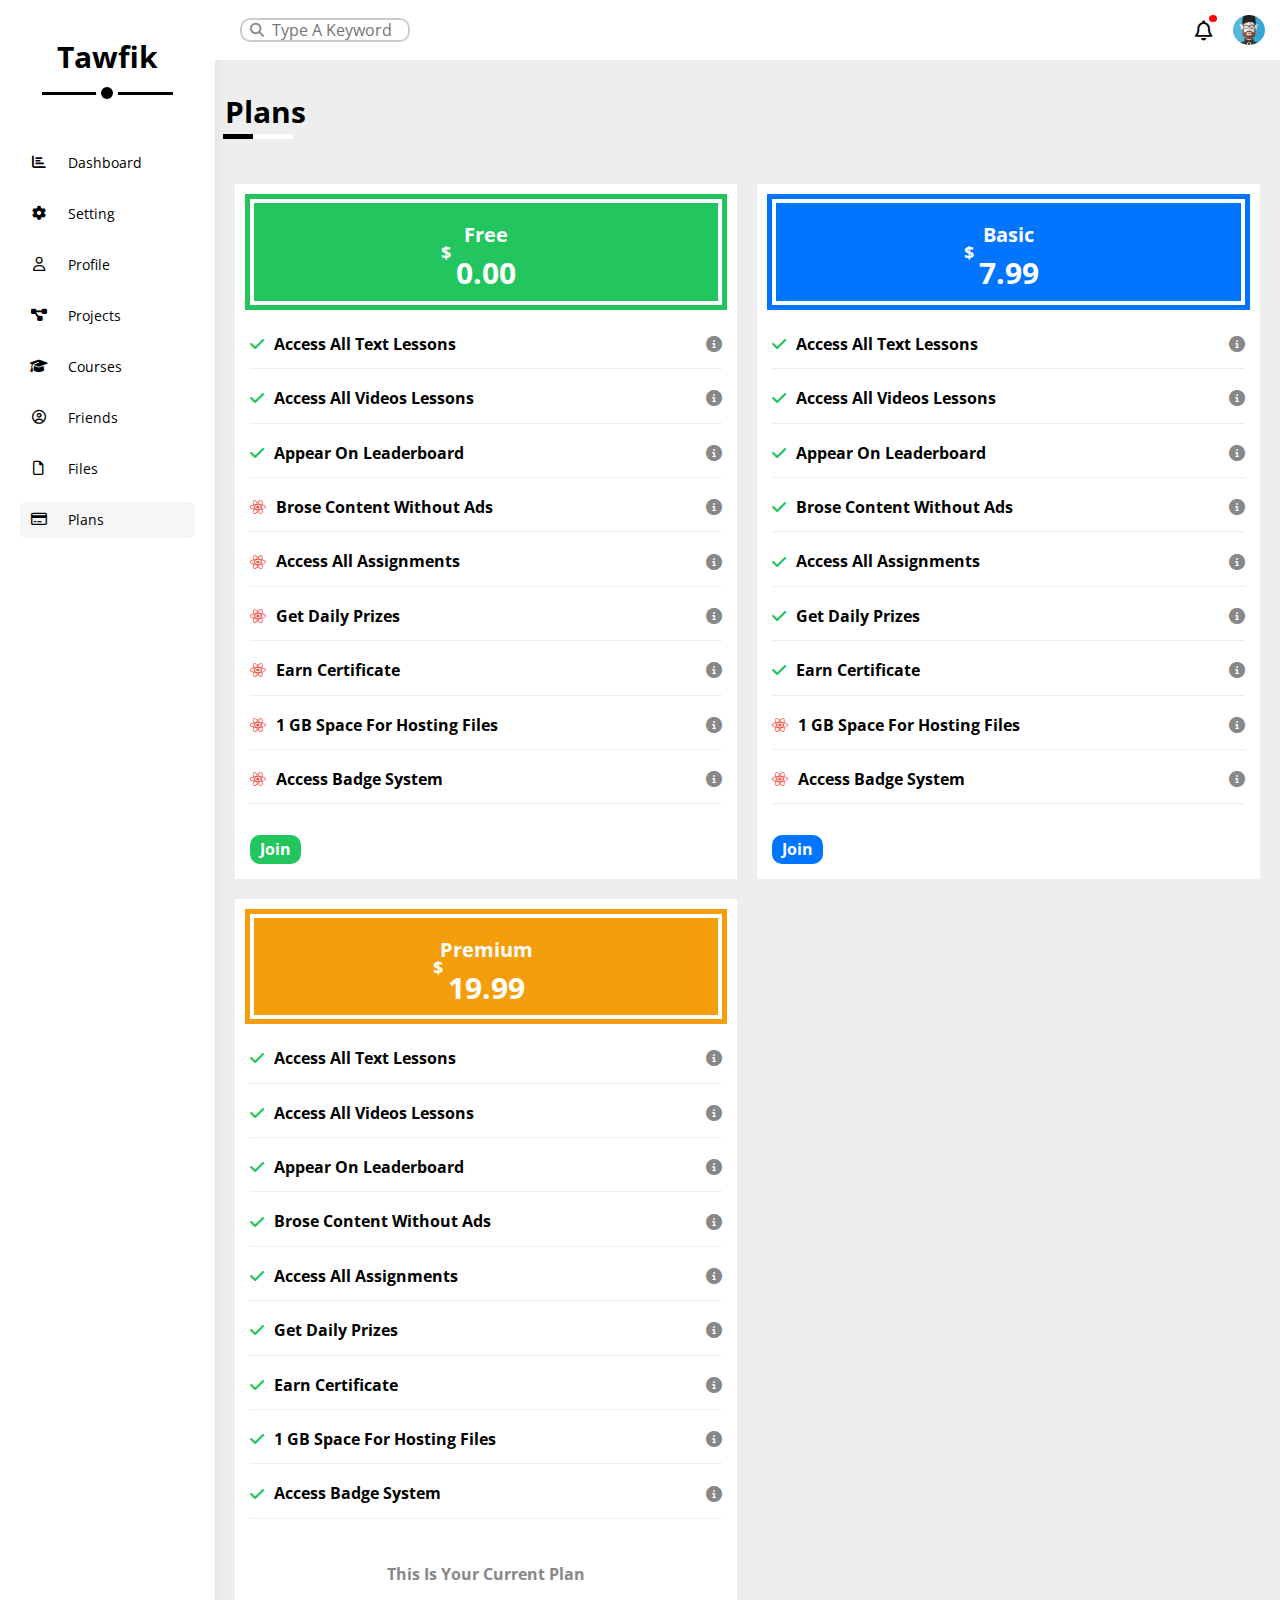
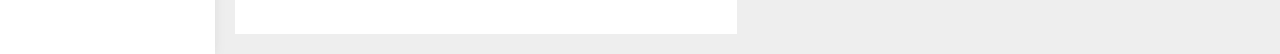
<file: pages/plans.html>
<!DOCTYPE html>
<html lang="en">

<head>
    <meta charset="UTF-8">
    <meta name="viewport" content="width=device-width, initial-scale=1.0">
    <title>Plans</title>
    <link rel="icon" href="../images/avatar-01.png">

    <!-- main css file -->
    <link rel="stylesheet" href="../css/main.css">
    <!-- font awesome library -->
    <link rel="stylesheet" href="../css/all.min.css">
    <!-- render everything normal -->
    <link rel="stylesheet" href="../css/normalize.css">
    <!-- framework file -->
    <link rel="stylesheet" href="../css/framework.css">
    <!-- google fonts -->
    <link rel="preconnect" href="https://fonts.googleapis.com">
    <link rel="preconnect" href="https://fonts.gstatic.com" crossorigin>
    <link href="https://fonts.googleapis.com/css2?family=Open+Sans:ital,wght@0,300..800;1,300..800&display=swap"
        rel="stylesheet">
</head>

<body>
    <div class="page d-flex">
        <!-- start sidebar -->
        <div class="sidebar bg-white p-relative p-20">
            <h2 class="mt-0 p-relative text-c main-title">Tawfik</h2>
            <ul class="m-top-40">
                <li>
                    <a class=" p-10 d-flex -d-center rad-6 c-black fs-14 " href="../dashboard.html">
                        <i class="fa-solid fa-chart-bar fa-fw"></i>
                        <span class="hide-mobile">Dashboard</span>
                    </a>
                </li>
                <li>
                    <a href="setting.html" class=" p-10 d-flex -d-center rad-6 c-black fs-14">
                        <i class="fa-solid fa-gear fa-fw"></i>
                        <span class="hide-mobile">setting</span>
                    </a>
                </li>
                <li>
                    <a href="profile.html" class=" p-10 d-flex -d-center rad-6 c-black fs-14">
                        <i class="fa-regular fa-user fa-fw"></i>
                        <span class="hide-mobile">profile</span>
                    </a>
                </li>
                <li>
                    <a href="projects.html" class=" p-10 d-flex -d-center rad-6 c-black fs-14">
                        <i class="fa-solid fa-diagram-project fa-fw"></i>
                        <span class="hide-mobile">projects</span>
                    </a>
                </li>
                <li>
                    <a href="courses.html" class=" p-10 d-flex -d-center rad-6 c-black fs-14">
                        <i class="fa-solid fa-graduation-cap fa-fw"></i>
                        <span class="hide-mobile">courses</span>

                    </a>

                </li>
                <li>
                    <a href="friends.html" class=" p-10 d-flex -d-center rad-6 c-black fs-14">
                        <i class="fa-regular fa-circle-user fa-fw"></i>
                        <span class="hide-mobile">friends</span>

                    </a>
                </li>
                <li>
                    <a href="files.html" class=" p-10 d-flex -d-center rad-6 c-black fs-14">
                        <i class="fa-regular fa-file fa-fw"></i>
                        <span class="hide-mobile">files</span>

                    </a>
                </li>
                <li>
                    <a href="plans.html" class="active p-10 d-flex -d-center rad-6 c-black fs-14">
                        <i class="fa-regular fa-credit-card fa-fw"></i>
                        <span class="hide-mobile">plans</span>

                    </a>
                </li>
            </ul>
        </div>
        <!-- end sidebar -->
        <div class="content w-full p-relative over-hidden  ">
            <!-- start head -->
            <div class="head bg-white p-15 flex-between">
                <div class="search p-relative">
                    <form action="" class="p-relative">
                        <input type="text" placeholder="Type A Keyword">
                    </form>
                </div>
                <div class="icon d-flex align-center ">
                    <span class="not p-relative  ">
                        <i class="fa-regular fa-bell fa-lg p-relative i"></i>
                    </span>
                    <div class="image">

                        <img src="../images/avatar-01.png" alt="">
                    </div>
                </div>
            </div>
            <!-- end head -->
            <h2 class="page-title c-black p-relative  p-20 fs-30">plans</h2>
            <!-- start plans-page -->
            <div class="plans-page">

                <div class="container d-grid gap-20 p-20">

                    <div class="box bg-white  green  p-15">
                        <div class="title text-c p-10 bg-green">
                            <p class="mt-10 mb-10 c-white fs-20 d-block fw-bold">free</p>
                            <span class=" c-white fs-30  fw-bold">0.00</span>
                        </div>
                        <ul class="mt-10">
                            <li class="bb-eee flex-between p-relative mb-20"><i class="fa fas fa-check green"></i>access
                                all text lessons
                                <i class="fa fas fa-info-circle icon"></i>
                            </li>
                            <li class="bb-eee flex-between p-relative mb-20"><i class="fa fas fa-check green"></i>access
                                all videos lessons
                                <i class="fa fas fa-info-circle icon"></i>
                            </li>
                            <li class="bb-eee flex-between p-relative mb-20"><i class="fa fas fa-check green"></i>appear
                                on leaderboard
                                <i class="fa fas fa-info-circle icon"></i>
                            </li>
                            <li class="bb-eee flex-between p-relative mb-20">
                                <i class="fa fab fa-react red"></i>
                                brose content without ads
                                <i class="fa fas fa-info-circle icon"></i>
                            </li>
                            <li class="bb-eee flex-between p-relative mb-20">
                                <i class="fa fab fa-react red"></i>
                                access all assignments
                                <i class="fa fas fa-info-circle icon"></i>
                            </li>
                            <li class="bb-eee flex-between p-relative mb-20">
                                <i class="fa fab fa-react red"></i>
                                get daily prizes
                                <i class="fa fas fa-info-circle icon"></i>
                            </li>
                            <li class="bb-eee flex-between p-relative mb-20">
                                <i class="fa fab fa-react red"></i>
                                earn certificate
                                <i class="fa fas fa-info-circle icon"></i>
                            </li>
                            <li class="bb-eee flex-between p-relative mb-20">
                                <i class="fa fab fa-react red"></i>
                                1 GB space for hosting files
                                <i class="fa fas fa-info-circle icon"></i>
                            </li>
                            <li class="bb-eee flex-between p-relative mb-20">
                                <i class="fa fab fa-react red"></i>
                                access badge system
                                <i class="fa fas fa-info-circle icon"></i>
                            </li>
                        </ul>
                        <a class="btn-shape fw-bold mt-0 c-white bg-green pb-20 pt-0" href="#">join</a>
                    </div>


                    <div class="box bg-white  blue  p-15">
                        <div class="title text-c p-10 bg-blue">
                            <p class="mt-10 mb-10 c-white fs-20 d-block fw-bold">basic</p>
                            <span class=" c-white fs-30  fw-bold">7.99</span>
                        </div>
                        <ul class="mt-10">
                            <li class="bb-eee flex-between p-relative mb-20"><i class="fa fas fa-check green"></i>access
                                all text lessons
                                <i class="fa fas fa-info-circle icon"></i>
                            </li>
                            <li class="bb-eee flex-between p-relative mb-20"><i class="fa fas fa-check green"></i>access
                                all videos lessons
                                <i class="fa fas fa-info-circle icon"></i>
                            </li>
                            <li class="bb-eee flex-between p-relative mb-20"><i class="fa fas fa-check green"></i>appear
                                on leaderboard
                                <i class="fa fas fa-info-circle icon"></i>
                            </li>
                            <li class="bb-eee flex-between p-relative mb-20">
                                <i class="fa fas fa-check green"></i>
                                brose content without ads
                                <i class="fa fas fa-info-circle icon"></i>
                            </li>
                            <li class="bb-eee flex-between p-relative mb-20">
                                <i class="fa fas fa-check green"></i>
                                access all assignments
                                <i class="fa fas fa-info-circle icon"></i>
                            </li>
                            <li class="bb-eee flex-between p-relative mb-20">
                            <i class="fa fas fa-check green"></i>
                                get daily prizes
                                <i class="fa fas fa-info-circle icon"></i>
                            </li>
                            <li class="bb-eee flex-between p-relative mb-20">
                                <i class="fa fas fa-check green"></i>
                                earn certificate
                                <i class="fa fas fa-info-circle icon"></i>
                            </li>
                            <li class="bb-eee flex-between p-relative mb-20">
                                <i class="fa fab fa-react red"></i>
                                1 GB space for hosting files
                                <i class="fa fas fa-info-circle icon"></i>
                            </li>
                            <li class="bb-eee flex-between p-relative mb-20">
                                <i class="fa fab fa-react red"></i>
                                access badge system
                                <i class="fa fas fa-info-circle icon"></i>
                            </li>
                        </ul>
                        <a class="btn-shape fw-bold mt-0 c-white bg-blue pb-20 pt-0" href="#">join</a>
                    </div>


                        <div class="box bg-white  orange  p-15">
                            <div class="title text-c p-10 bg-orange">
                                <p class="mt-10 mb-10 c-white fs-20 d-block fw-bold">premium</p>
                                <span class=" c-white fs-30  fw-bold">19.99</span>
                            </div>
                            <ul class="mt-10">
                                <li class="bb-eee flex-between p-relative mb-20"><i class="fa fas fa-check green"></i>access
                                    all text lessons
                                    <i class="fa fas fa-info-circle icon"></i>
                                </li>
                                <li class="bb-eee flex-between p-relative mb-20"><i class="fa fas fa-check green"></i>access
                                    all videos lessons
                                    <i class="fa fas fa-info-circle icon"></i>
                                </li>
                                <li class="bb-eee flex-between p-relative mb-20"><i class="fa fas fa-check green"></i>appear
                                    on leaderboard
                                    <i class="fa fas fa-info-circle icon"></i>
                                </li>
                                <li class="bb-eee flex-between p-relative mb-20">
                                    <i class="fa fas fa-check green"></i>
                                    brose content without ads
                                    <i class="fa fas fa-info-circle icon"></i>
                                </li>
                                <li class="bb-eee flex-between p-relative mb-20">
                                    <i class="fa fas fa-check green"></i>
                                    access all assignments
                                    <i class="fa fas fa-info-circle icon"></i>
                                </li>
                                <li class="bb-eee flex-between p-relative mb-20">
                                    <i class="fa fas fa-check green"></i>
                                    get daily prizes
                                    <i class="fa fas fa-info-circle icon"></i>
                                </li>
                                <li class="bb-eee flex-between p-relative mb-20">
                                    <i class="fa fas fa-check green"></i>
                                    earn certificate
                                    <i class="fa fas fa-info-circle icon"></i>
                                </li>
                                <li class="bb-eee flex-between p-relative mb-20">
                                    <i class="fa fas fa-check green"></i>
                                    1 GB space for hosting files
                                    <i class="fa fas fa-info-circle icon"></i>
                                </li>
                                <li class="bb-eee flex-between p-relative mb-20">
                                    <i class="fa fas fa-check green"></i>
                                    access badge system
                                    <i class="fa fas fa-info-circle icon"></i>
                                </li>
                            </ul>
                            <p class=" fw-bold mt-0  pb-20 pt-0 c-gray d-block  text-c" >this is your current plan</p>
                        </div>
                
                </div>

            </div>
            <!-- end plans-page  -->
</body>

</html>
</file>
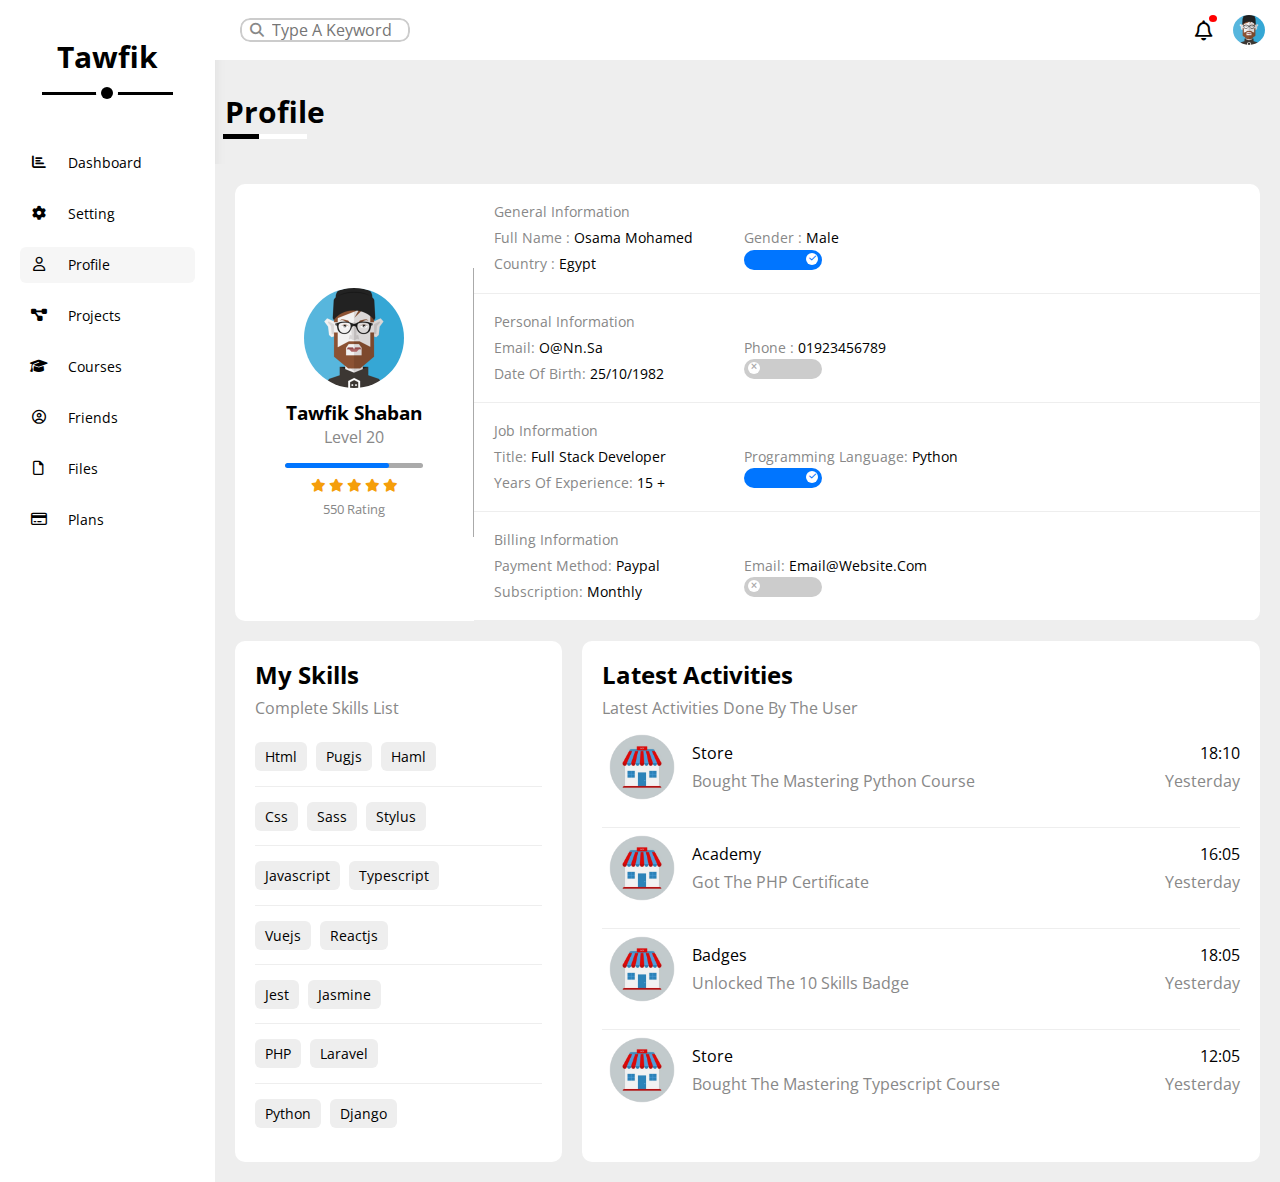
<file: pages/profile.html>
<!DOCTYPE html>
<html lang="en">
<head>
    <meta charset="UTF-8">
    <meta name="viewport" content="width=device-width, initial-scale=1.0">
    <title>profile</title>
    <link rel="icon" href="../images/avatar-01.png">

    <!-- main css file -->
    <link rel="stylesheet" href="../css/main.css">
    <!-- font awesome library -->
    <link rel="stylesheet" href="../css/all.min.css">
    <!-- render everything normal -->
    <link rel="stylesheet" href="../css/normalize.css">
    <!-- framework file -->
    <link rel="stylesheet" href="../css/framework.css">
    <!-- google fonts -->
    <link rel="preconnect" href="https://fonts.googleapis.com">
    <link rel="preconnect" href="https://fonts.gstatic.com" crossorigin>
    <link href="https://fonts.googleapis.com/css2?family=Open+Sans:ital,wght@0,300..800;1,300..800&display=swap" rel="stylesheet">    
</head>
<body>
    <div class="page d-flex">
        <!-- start sidebar -->
        <div class="sidebar bg-white p-relative p-20">
            <h2 class="mt-0 p-relative text-c main-title">Tawfik</h2>
            <ul class="m-top-40">
                <li>
                    <a class=" p-10 d-flex -d-center rad-6 c-black fs-14 " href="../dashboard.html">
                        <i class="fa-solid fa-chart-bar fa-fw"></i>
                        <span class="hide-mobile">Dashboard</span>
                    </a>
                </li>
                <li>
                    <a href="setting.html" class=" p-10 d-flex -d-center rad-6 c-black fs-14">
                        <i class="fa-solid fa-gear fa-fw"></i>
                        <span class="hide-mobile">setting</span>
                    </a>
                </li>
                <li>
                    <a href="profile.html" class="active p-10 d-flex -d-center rad-6 c-black fs-14">
                        <i class="fa-regular fa-user fa-fw"></i>
                        <span class="hide-mobile">profile</span>
                    </a>
            </li>
                <li>
                    <a href="projects.html" class="p-10 d-flex -d-center rad-6 c-black fs-14">
                        <i class="fa-solid fa-diagram-project fa-fw"></i>
                        <span class="hide-mobile">projects</span>
                    </a>
                </li>
                <li>
                    <a href="courses.html" class="p-10 d-flex -d-center rad-6 c-black fs-14">
                        <i class="fa-solid fa-graduation-cap fa-fw"></i>
                        <span class="hide-mobile">courses</span>
                    
                    </a>
                    
                </li>
                <li>
                    <a href="friends.html" class="p-10 d-flex -d-center rad-6 c-black fs-14">
                        <i class="fa-regular fa-circle-user fa-fw"></i>
                        <span class="hide-mobile">friends</span>
                    
                    </a>
                </li>
                <li>
                    <a href="files.html" class="p-10 d-flex -d-center rad-6 c-black fs-14">
                        <i class="fa-regular fa-file fa-fw"></i>
                        <span class="hide-mobile">files</span>
                    
                    </a>
                </li>
                <li>
                    <a href="plans.html" class="p-10 d-flex -d-center rad-6 c-black fs-14">
                        <i class="fa-regular fa-credit-card fa-fw"></i>
                        <span class="hide-mobile">plans</span>
                        
                    </a>
                </li>
            </ul>
        </div>
        <!-- end sidebar -->
    <div class="content w-full p-relative over-hidden  ">
    <!-- start head -->
     <div class="head bg-white p-15 flex-between">
        <div class="search p-relative">
            <form action="" class="p-relative">
                <input type="text" placeholder="Type A Keyword">
            </form>
        </div>
        <div class="icon d-flex align-center ">
            <span class="not p-relative  ">
            <i class="fa-regular fa-bell fa-lg p-relative i"></i>
            </span>
            <div class="image">

                <img src="../images/avatar-01.png" alt="">
            </div>
        </div>
     </div>
    <!-- end head -->

     
          <h2 class="page-title c-black p-relative  p-20 fs-30">profile</h2>
          <!-- start content -->
        <div class="content bg-eee p-20">
            <!-- start profile -->
             <div class="overview bg-white d-flex align-center rad-10 p-relative  ">
                <div class="avatar-box">
                    <div class="image">
                        <img src="../images/avatar-01.png" alt=" ">
                    </div>
                    <div class="info">
                        <h3 class="mt-10 mb-5">tawfik shaban</h3>
                        <p class="c-gray mt-0">level 20</p>

                        
                        <div class="prog  p-relative rad-6 bg-eee">
                            <span style="width: 75%;" ></span>
                        </div>
                        
                        <div class="stars">
                            <i class="fas fa-star"></i>
                            <i class="fas fa-star"></i>
                            <i class="fas fa-star"></i>
                            <i class="fas fa-star"></i>
                            <i class="fas fa-star"></i>
                        </div>
                        <p class="m-0 fs-13 c-gray">550 rating</p>
                    </div>
                    </div>
                    <!-- start info box  -->
                    <div class="info-box w-full d-block text-c-mobile ">
                        <div class="box p-20 wrap  d-flex align-center bb-eee trans0-3s">
                            <h4 class="fs-14 m-0 w-full c-gray fw-normal">general information</h4>
                            <div class="fs-14 " >
                                <span class="c-gray">full name :</span>
                                <span class=" ">osama mohamed</span> 
                            </div>
                            <div class="fs-14" >
                                <span class="c-gray">gender :</span>
                                <span class=" ">male</span> 
                            </div>
                            <div class="fs-14" >
                                <span class="c-gray">country :</span>
                                <span class=" ">egypt</span> 
                            </div>
                            <label >
                                <input type="checkbox" class="toggle-checkbox " checked><div class="toggle-switch h-20"></div>
                            </label>

                        </div>
                        <div class="box p-20 wrap  d-flex align-center bb-eee trans0-3s">
                            <h4 class="fs-14 m-0 w-full c-gray fw-normal">personal information</h4>
                            <div class="fs-14 " >
                                <span class="c-gray">email:</span>
                                <span class=" ">o@nn.sa</span> 
                            </div>
                            <div class="fs-14" >
                                <span class="c-gray">phone :</span>
                                <span class=" ">01923456789</span> 
                            </div>
                            <div class="fs-14" >
                                <span class="c-gray">date of birth:</span>
                                <span class=" ">25/10/1982</span> 
                            </div>
                            <label >
                                <input type="checkbox" class="toggle-checkbox "><div class="toggle-switch h-20"></div>
                            </label>

                        </div>
                        <div class="box p-20 wrap  d-flex align-center bb-eee trans0-3s">
                            <h4 class="fs-14 m-0 w-full c-gray fw-normal">job information</h4>
                            <div class="fs-14 " >
                                <span class="c-gray">title:</span>
                                <span class=" ">full stack developer</span> 
                            </div>
                            <div class="fs-14" >
                                <span class="c-gray">programming language:</span>
                                <span class=" ">python</span> 
                            </div>
                            <div class="fs-14" >
                                <span class="c-gray">years of experience:</span>
                                <span class=" ">15 +</span> 
                            </div>
                            <label>
                                <input type="checkbox" class="toggle-checkbox " checked><div class="toggle-switch h-20"></div>
                            </label>

                        </div>
                        <div class="box p-20 wrap  d-flex align-center bb-eee trans0-3s">
                            <h4 class="fs-14 m-0 w-full c-gray fw-normal">billing information</h4>
                            <div class="fs-14 " >
                                <span class="c-gray">payment method:</span>
                                <span class=" ">paypal</span> 
                            </div>
                            <div class="fs-14" >
                                <span class="c-gray">email:</span>
                                <span class=" ">email@website.com</span> 
                            </div>
                            <div class="fs-14" >
                                <span class="c-gray">subscription:</span>
                                <span class=" ">monthly</span> 
                            </div>
                            <label >
                                <input type="checkbox" class="toggle-checkbox "><div class="toggle-switch h-20"></div>
                            </label>
                        </div>
                        
                    </div>
            <!-- end info box -->
        </div>
        <!-- start other date  -->
         <div class="other-data gap-20 d-flex flex-mobile-column">
             <!-- start skills box -->
             <div class="my-skills bg-white mt-20 p-20 rad-10 p-relative grow-1">
                 <h2 class="mt-0 mb-10">my skills</h2>
                 <p class="mt-0 mb-10 c-gray">complete skills List</p>
                 <ul class="m-0 text-c-mobile">
                     <li class="info  bb-eee p-20">
                         <span class="bg-eee rad-6 pt-10 pl-10 pr-10 pb-10">html</span> 
                         <span class="bg-eee rad-6 pt-10 pl-10 pr-5 pb-10">pugjs</span> 
                         <span class="bg-eee rad-6 pt-10 pl-10 pr-5 pb-10">haml</span> 
                     </li>
                     <li class="info  bb-eee p-20">
                         <span class="bg-eee rad-6 pt-10 pl-10 pr-10 pb-10">css</span> 
                         <span class="bg-eee rad-6 pt-10 pl-10 pr-5 pb-10">sass</span> 
                         <span class="bg-eee rad-6 pt-10 pl-10 pr-5 pb-10">stylus</span> 
                     </li>
                     <li class="info p-20 bb-eee ">
                         <span class="bg-eee rad-6 pt-10 pl-10 pr-10 pb-10">javascript</span> 
                         <span class="bg-eee rad-6 pt-10 pl-10 pr-5 pb-10">typescript</span> 
                     </li>
                     <li class="info p-20 bb-eee ">
                         <span class="bg-eee rad-6 pt-10 pl-10 pr-10 pb-10">vuejs</span> 
                         <span class="bg-eee rad-6 pt-10 pl-10 pr-5 pb-10">reactjs</span> 
                     </li>
                     <li class="info p-20 bb-eee ">
                         <span class="bg-eee rad-6 pt-10 pl-10 pr-10 pb-10">jest</span> 
                         <span class="bg-eee rad-6 pt-10 pl-10 pr-5 pb-10">jasmine</span> 
                     </li>
                     <li class="info p-20 bb-eee ">
                         <span class="bg-eee rad-6 pt-10 pl-10 pr-10 pb-10">PHP</span> 
                         <span class="bg-eee rad-6 pt-10 pl-10 pr-5 pb-10">laravel</span> 
                     </li>
                     <li class="info p-20 ">
                         <span class="bg-eee rad-6 pt-10 pl-10 pr-5 pb-10">python</span> 
                         <span class="bg-eee rad-6 pt-10 pl-10 pr-5 pb-10">django</span> 
                     </li>
                 </ul>
             </div>
             <!-- end skills box -->
              <!-- start activities -->
              <div class="activitie bg-white mt-20 p-20 rad-10 p-relative grow-2">
                  <h2 class="mt-0 mb-10">latest activities</h2>
                  <p class="mt-0 mb-10 c-gray">latest activities done by the user</p>
                  <div class="activities d-flex align-center bb-eee pb-20 p-relative">
                    <img class="d-block w-80 mr-10" src="../images/pngtree-store-icon-png-image_1547005-removebg-preview.png"  alt="">
                    <div class="info flex-between w-full">
                        <div class="store">
                            <p class="m-0 ">store</p>
                            <span class="c-gray mt-10 d-block">bought the mastering python course</span>
                        </div>
                        <div class="date text-r">
                            <span class="mb-10 mt-0 d-block">18:10</span>
                            <span class="c-gray">yesterday</span>
                        </div>
                    </div>
                </div>
                  <div class="activities d-flex align-center bb-eee pb-20 p-relative">
                    <img class="d-block w-80 mr-10" src="../images/pngtree-store-icon-png-image_1547005-removebg-preview.png"  alt="">
                    <div class="info flex-between w-full">
                        <div class="store">
                            <p class="m-0 ">academy</p>
                            <span class="c-gray mt-10 d-block">Got The PHP certificate </span>
                        </div>
                        <div class="date text-r">
                            <span class="mb-10 mt-0 d-block">16:05</span>
                            <span class="c-gray">yesterday</span>
                        </div>
                    </div>
                </div>
                  <div class="activities d-flex align-center bb-eee pb-20 p-relative">
                    <img class="d-block w-80 mr-10" src="../images/pngtree-store-icon-png-image_1547005-removebg-preview.png"  alt="">
                    <div class="info flex-between w-full">
                        <div class="store">
                            <p class="m-0 ">badges</p>
                            <span class="c-gray mt-10 d-block">unlocked the 10 skills badge</span>
                        </div>
                        <div class="date text-r">
                            <span class="mb-10 mt-0 d-block">18:05</span>
                            <span class="c-gray">yesterday</span>
                        </div>
                    </div>
                </div>
                  <div class="activities d-flex align-center  pb-20 p-relative">
                    <img class="d-block w-80 mr-10" src="../images/pngtree-store-icon-png-image_1547005-removebg-preview.png"  alt="">
                    <div class="info flex-between w-full">
                        <div class="store">
                            <p class="m-0 ">store</p>
                            <span class="c-gray mt-10 d-block">bought the mastering typescript course</span>
                        </div>
                        <div class="date text-r">
                            <span class="mb-10 mt-0 d-block">12:05</span>
                            <span class="c-gray">yesterday</span>
                        </div>
                    </div>
                </div>
                  
                </div>
                <!-- end activities -->
         </div>
        <!-- end other date  -->
            <!-- end profile -->
                    
        <!-- end content  -->
        </div>
</body>
</html>
</file>
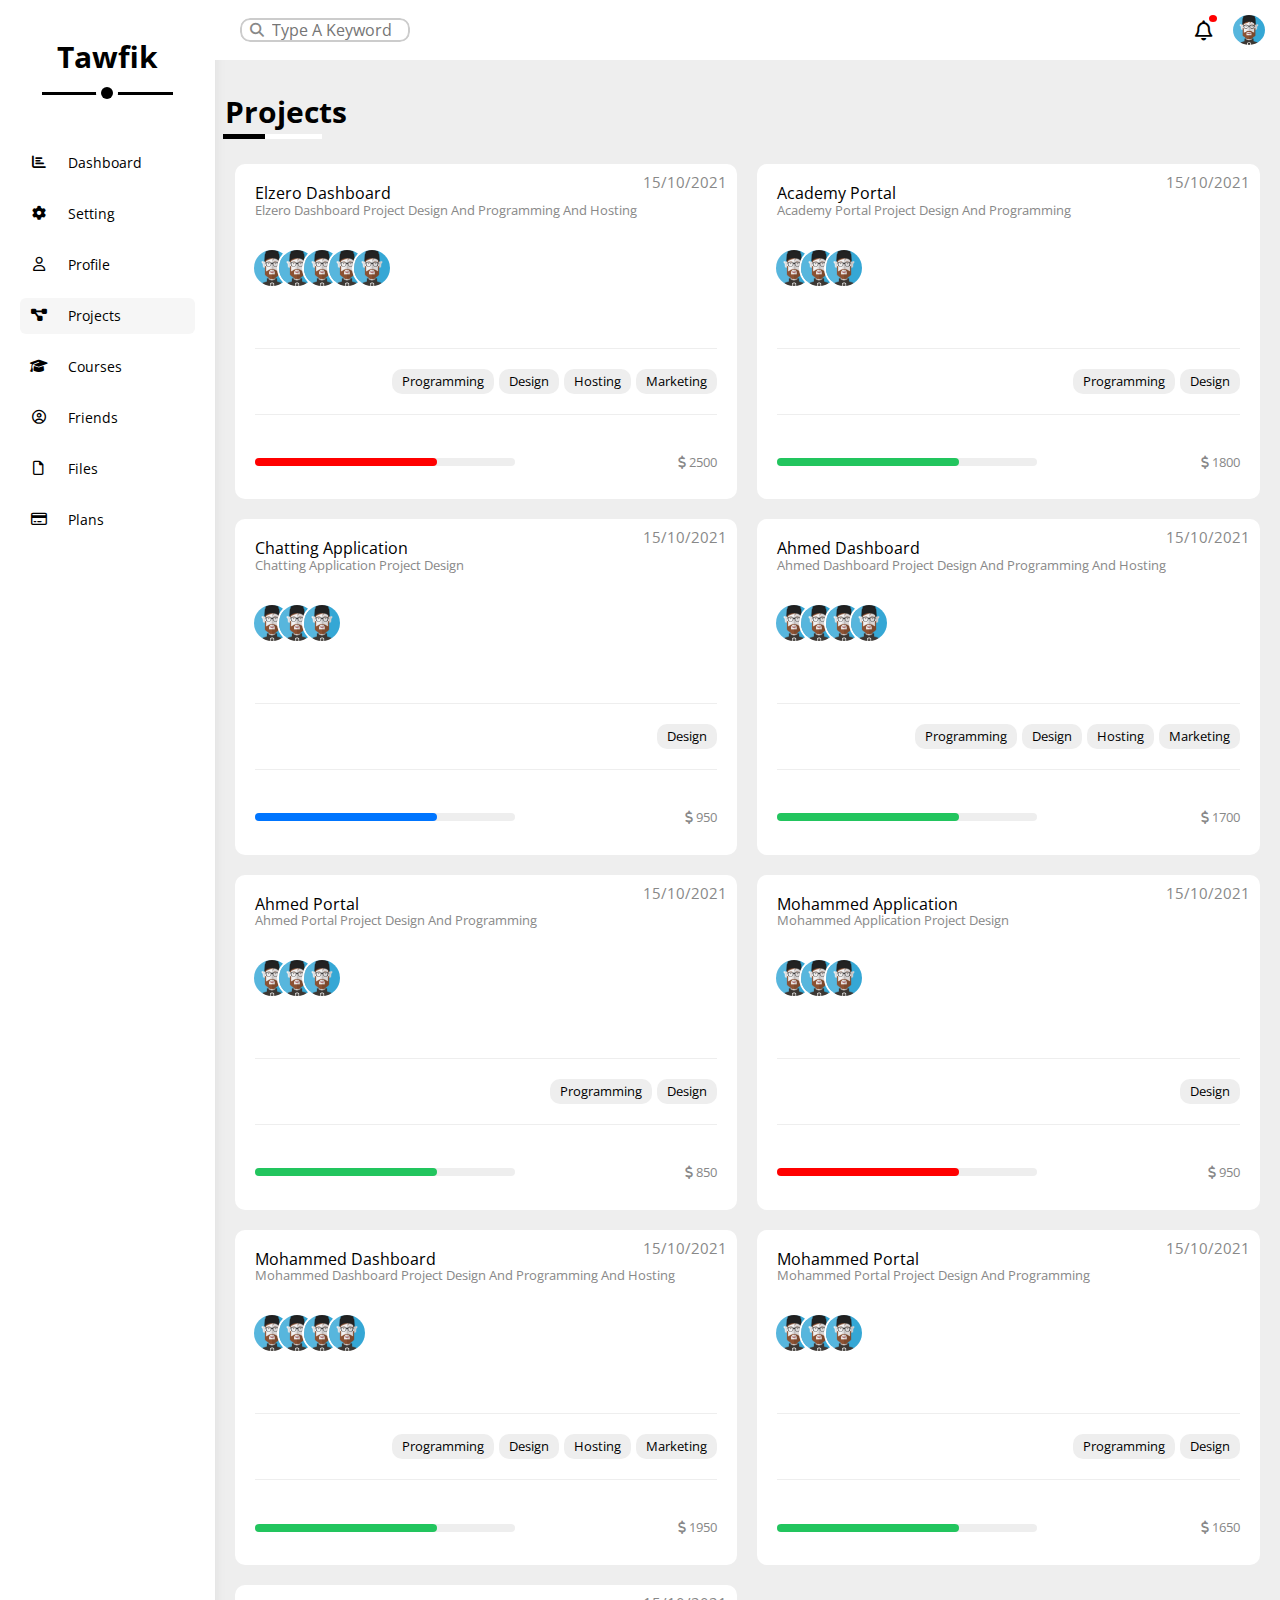
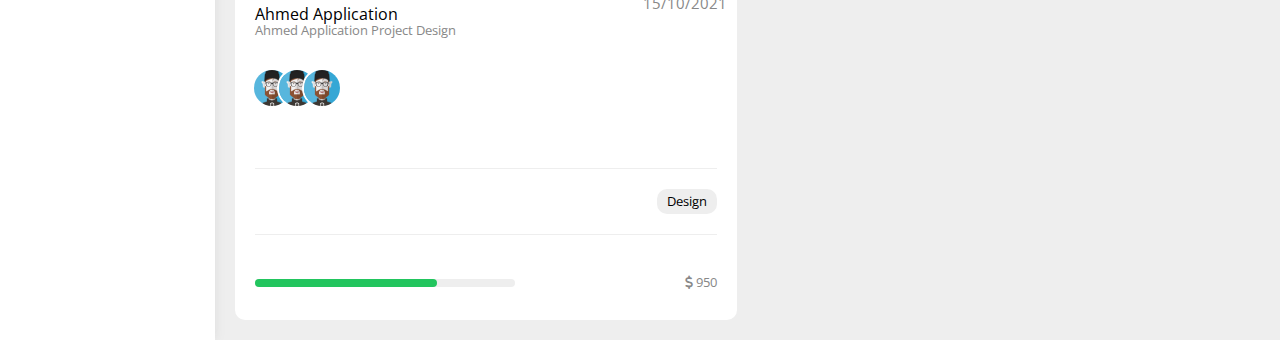
<file: pages/projects.html>
<!DOCTYPE html>
<html lang="en">

<head>
    <meta charset="UTF-8">
    <meta name="viewport" content="width=device-width, initial-scale=1.0">
    <title>projects</title>
    <link rel="icon" href="../images/avatar-01.png">
    <!-- main css file -->
    <link rel="stylesheet" href="../css/main.css">
    <!-- font awesome library -->
    <link rel="stylesheet" href="../css/all.min.css">
    <!-- framework file -->
    <link rel="stylesheet" href="../css/framework.css">
    <!-- render everything normal -->
    <link rel="stylesheet" href="../css/normalize.css">
    <!-- google fonts -->
    <link rel="preconnect" href="https://fonts.googleapis.com">
    <link rel="preconnect" href="https://fonts.gstatic.com" crossorigin>
    <link href="https://fonts.googleapis.com/css2?family=Open+Sans:ital,wght@0,300..800;1,300..800&display=swap"
        rel="stylesheet">
</head>

<body>
    <div class="page d-flex">
        <!-- start sidebar -->
        <div class="sidebar bg-white p-relative p-20">
            <h2 class="mt-0 p-relative text-c main-title">Tawfik</h2>
            <ul class="m-top-40">
                <li>
                    <a class=" p-10 d-flex -d-center rad-6 c-black fs-14 " href="../dashboard.html">
                        <i class="fa-solid fa-chart-bar fa-fw"></i>
                        <span class="hide-mobile">Dashboard</span>
                    </a>
                </li>
                <li>
                    <a href="setting.html" class=" p-10 d-flex -d-center rad-6 c-black fs-14">
                        <i class="fa-solid fa-gear fa-fw"></i>
                        <span class="hide-mobile">setting</span>
                    </a>
                </li>
                <li>
                    <a href="profile.html" class=" p-10 d-flex -d-center rad-6 c-black fs-14">
                        <i class="fa-regular fa-user fa-fw"></i>
                        <span class="hide-mobile">profile</span>
                    </a>
                </li>
                <li>
                    <a href="projects.html" class="active p-10 d-flex -d-center rad-6 c-black fs-14">
                        <i class="fa-solid fa-diagram-project fa-fw"></i>
                        <span class="hide-mobile">projects</span>
                    </a>
                </li>
                <li>
                    <a href="courses.html" class="p-10 d-flex -d-center rad-6 c-black fs-14">
                        <i class="fa-solid fa-graduation-cap fa-fw"></i>
                        <span class="hide-mobile">courses</span>

                    </a>

                </li>
                <li>
                    <a href="friends.html" class="p-10 d-flex -d-center rad-6 c-black fs-14">
                        <i class="fa-regular fa-circle-user fa-fw"></i>
                        <span class="hide-mobile">friends</span>

                    </a>
                </li>
                <li>
                    <a href="files.html" class="p-10 d-flex -d-center rad-6 c-black fs-14">
                        <i class="fa-regular fa-file fa-fw"></i>
                        <span class="hide-mobile">files</span>

                    </a>
                </li>
                <li>
                    <a href="plans.html" class="p-10 d-flex -d-center rad-6 c-black fs-14">
                        <i class="fa-regular fa-credit-card fa-fw"></i>
                        <span class="hide-mobile">plans</span>

                    </a>
                </li>
            </ul>
        </div>
        <!-- end sidebar -->
        <div class="content w-full p-relative over-hidden  ">
            <!-- start head -->
            <div class="head bg-white p-15 flex-between">
                <div class="search p-relative">
                    <form action="" class="p-relative">
                        <input type="text" placeholder="Type A Keyword">
                    </form>
                </div>
                <div class="icon d-flex align-center ">
                    <span class="not p-relative  ">
                        <i class="fa-regular fa-bell fa-lg p-relative i"></i>
                    </span>
                    <div class="image">

                        <img src="../images/avatar-01.png" alt="">
                    </div>
                </div>
            </div>
            <!-- end head -->


            <h2 class="page-title c-black p-relative  p-20 fs-30">projects</h2>
            <!-- start projects-page -->
            <div class="projects-page bg-eee m-20 d-grid gap-20">
                <!-- start elzero dashboard -->
                <div class="dashboards bg-white rad-10 p-20 p-relative">
                    <h4 class="m-0 fw-normal">elzero dashboard</h4>
                    <p class="c-gray mt-0 mb-10 fs-13">elzero dashboard project design and programming and hosting</p>
                    <div class="images d-flex align-center mt-30 pb-10 bb-eee min-h-80">
                        <img class="w-40 h-40 rad-50 bg-white  d-block b-white-2px" src="../images/avatar-01.png"
                            alt="">
                        <img class="w-40 h-40 rad-50 bg-white  d-block b-white-2px" src="../images/avatar-01.png"
                            alt="">
                        <img class="w-40 h-40 rad-50 bg-white  d-block b-white-2px" src="../images/avatar-01.png"
                            alt="">
                        <img class="w-40 h-40 rad-50 bg-white  d-block b-white-2px" src="../images/avatar-01.png"
                            alt="">
                        <img class="w-40 h-40 rad-50 bg-white  d-block b-white-2px" src="../images/avatar-01.png"
                            alt="">
                    </div>
                    <div
                        class="text pt-20 pb-20 mt-20 bb-eee bt-eee d-flex flex-end flex-mobile-column flex-end-mobile ">
                        <span class="c-black fit-content fs-13 btn-shape bg-eee ml-5 mt-mobile-15">
                            programming
                        </span>
                        <span class="c-black fit-content fs-13 btn-shape bg-eee ml-5 mt-mobile-15 ">
                            design
                        </span>
                        <span class="c-black fit-content fs-13 btn-shape bg-eee ml-5 mt-mobile-15 ">
                            hosting
                        </span>
                        <span class="c-black fit-content fs-13 btn-shape bg-eee  ml-5 ">
                            marketing
                        </span>
                    </div>
                    <div class="info pt-20 mt-20 pb-10 flex-between flex-mobile-column">
                        <div class="prog "
                            style="background-color: #eee; width: 260px; height: 8px; border-radius: 6px;position: relative; ">
                            <span class="bg-red "
                                style="width: 70%;  height: 100%;  border-radius:  6px  ;position: absolute; left: 0;top: 0;"></span>
                        </div>
                        <div class="c-gray  fs-13 div mt-mobile-15 ">
                            <i class="fa fas fa-dollar-sign "></i>
                            2500
                        </div>
                    </div>
                </div>
                <div class="dashboards bg-white rad-10 p-20 p-relative">
                    <h4 class="m-0 fw-normal">Academy Portal</h4>
                    <p class="c-gray mt-0 mb-10 fs-13">Academy Portal project design and programming</p>
                    <div class="images d-flex align-center mt-30 pb-10 bb-eee min-h-80">
                        <img class="w-40 h-40 rad-50 bg-white  d-block b-white-2px" src="../images/avatar-01.png"
                            alt="">
                        <img class="w-40 h-40 rad-50 bg-white  d-block b-white-2px" src="../images/avatar-01.png"
                            alt="">
                        <img class="w-40 h-40 rad-50 bg-white  d-block b-white-2px" src="../images/avatar-01.png"
                            alt="">
                    </div>
                    <div
                        class="text pt-20 pb-20 mt-20 bb-eee bt-eee d-flex flex-end flex-mobile-column flex-end-mobile ">
                        <span class="c-black fit-content fs-13 btn-shape bg-eee ml-5 mt-mobile-15">
                            programming
                        </span>
                        <span class="c-black fit-content fs-13 btn-shape bg-eee ml-5 mt-mobile-15 ">
                            design
                        </span>
                    </div>
                    <div class="info pt-20 mt-20 pb-10 flex-between flex-mobile-column">
                        <div class="prog "
                            style="background-color: #eee; width: 260px; height: 8px; border-radius: 6px;position: relative; ">
                            <span class="bg-green "
                                style="width: 70%;  height: 100%;  border-radius:  6px  ;position: absolute; left: 0;top: 0;"></span>
                        </div>
                        <div class="c-gray  fs-13 div mt-mobile-15 ">
                            <i class="fa fas fa-dollar-sign "></i>
                            1800
                        </div>
                    </div>
                </div>
                <div class="dashboards bg-white rad-10 p-20 p-relative">
                    <h4 class="m-0 fw-normal">chatting application</h4>
                    <p class="c-gray mt-0 mb-10 fs-13">chatting application project design </p>
                    <div class="images d-flex align-center mt-30 pb-10 bb-eee min-h-80">
                        <img class="w-40 h-40 rad-50 bg-white  d-block b-white-2px" src="../images/avatar-01.png"
                            alt="">
                        <img class="w-40 h-40 rad-50 bg-white  d-block b-white-2px" src="../images/avatar-01.png"
                            alt="">
                        <img class="w-40 h-40 rad-50 bg-white  d-block b-white-2px" src="../images/avatar-01.png"
                            alt="">
                    </div>
                    <div
                        class="text pt-20 pb-20 mt-20 bb-eee bt-eee d-flex flex-end flex-mobile-column flex-end-mobile ">
                        <span class="c-black fit-content fs-13 btn-shape bg-eee ml-5 mt-mobile-15 ">
                            design
                        </span>
                    </div>
                    <div class="info pt-20 mt-20 pb-10 flex-between flex-mobile-column">
                        <div class="prog "
                            style="background-color: #eee; width: 260px; height: 8px; border-radius: 6px;position: relative; ">
                            <span class="bg-blue "
                                style="width: 70%;  height: 100%;  border-radius:  6px  ;position: absolute; left: 0;top: 0;"></span>
                        </div>
                        <div class="c-gray  fs-13 div mt-mobile-15 ">
                            <i class="fa fas fa-dollar-sign "></i>
                            950
                        </div>
                    </div>
                </div>
                <div class="dashboards bg-white rad-10 p-20 p-relative">
                    <h4 class="m-0 fw-normal">ahmed dashboard</h4>
                    <p class="c-gray mt-0 mb-10 fs-13">ahmed dashboard project design and programming and hosting</p>
                    <div class="images d-flex align-center mt-30 pb-10 bb-eee min-h-80">
                        <img class="w-40 h-40 rad-50 bg-white  d-block b-white-2px" src="../images/avatar-01.png"
                            alt="">
                        <img class="w-40 h-40 rad-50 bg-white  d-block b-white-2px" src="../images/avatar-01.png"
                            alt="">
                        <img class="w-40 h-40 rad-50 bg-white  d-block b-white-2px" src="../images/avatar-01.png"
                            alt="">
                        <img class="w-40 h-40 rad-50 bg-white  d-block b-white-2px" src="../images/avatar-01.png"
                            alt="">
                    </div>
                    <div
                        class="text pt-20 pb-20 mt-20 bb-eee bt-eee d-flex flex-end flex-mobile-column flex-end-mobile ">
                        <span class="c-black fit-content fs-13 btn-shape bg-eee ml-5 mt-mobile-15">
                            programming
                        </span>
                        <span class="c-black fit-content fs-13 btn-shape bg-eee ml-5 mt-mobile-15 ">
                            design
                        </span>
                        <span class="c-black fit-content fs-13 btn-shape bg-eee ml-5 mt-mobile-15 ">
                            hosting
                        </span>
                        <span class="c-black fit-content fs-13 btn-shape bg-eee  ml-5 ">
                            marketing
                        </span>
                    </div>
                    <div class="info pt-20 mt-20 pb-10 flex-between flex-mobile-column">
                        <div class="prog "
                            style="background-color: #eee; width: 260px; height: 8px; border-radius: 6px;position: relative; ">
                            <span class="bg-green "
                                style="width: 70%;  height: 100%;  border-radius:  6px  ;position: absolute; left: 0;top: 0;"></span>
                        </div>
                        <div class="c-gray  fs-13 div mt-mobile-15 ">
                            <i class="fa fas fa-dollar-sign "></i>
                            1700
                        </div>
                    </div>
                </div>
                <div class="dashboards bg-white rad-10 p-20 p-relative">
                    <h4 class="m-0 fw-normal">Ahmed Portal</h4>
                    <p class="c-gray mt-0 mb-10 fs-13">Ahmed Portal project design and programming</p>
                    <div class="images d-flex align-center mt-30 pb-10 bb-eee min-h-80">
                        <img class="w-40 h-40 rad-50 bg-white  d-block b-white-2px" src="../images/avatar-01.png"
                            alt="">
                        <img class="w-40 h-40 rad-50 bg-white  d-block b-white-2px" src="../images/avatar-01.png"
                            alt="">
                        <img class="w-40 h-40 rad-50 bg-white  d-block b-white-2px" src="../images/avatar-01.png"
                            alt="">
                    </div>
                    <div
                        class="text pt-20 pb-20 mt-20 bb-eee bt-eee d-flex flex-end flex-mobile-column flex-end-mobile ">
                        <span class="c-black fit-content fs-13 btn-shape bg-eee ml-5 mt-mobile-15">
                            programming
                        </span>
                        <span class="c-black fit-content fs-13 btn-shape bg-eee ml-5 mt-mobile-15 ">
                            design
                        </span>
                    </div>
                    <div class="info pt-20 mt-20 pb-10 flex-between flex-mobile-column">
                        <div class="prog "
                            style="background-color: #eee; width: 260px; height: 8px; border-radius: 6px;position: relative; ">
                            <span class="bg-green"
                                style="width: 70%;  height: 100%;  border-radius:  6px  ;position: absolute; left: 0;top: 0;"></span>
                        </div>
                        <div class="c-gray  fs-13 div mt-mobile-15 ">
                            <i class="fa fas fa-dollar-sign "></i>
                            850
                        </div>
                    </div>
                </div>
                <div class="dashboards bg-white rad-10 p-20 p-relative">
                    <h4 class="m-0 fw-normal">mohammed application</h4>
                    <p class="c-gray mt-0 mb-10 fs-13">mohammed application project design </p>
                    <div class="images d-flex align-center mt-30 pb-10 bb-eee min-h-80">
                        <img class="w-40 h-40 rad-50 bg-white  d-block b-white-2px" src="../images/avatar-01.png"
                            alt="">
                        <img class="w-40 h-40 rad-50 bg-white  d-block b-white-2px" src="../images/avatar-01.png"
                            alt="">
                        <img class="w-40 h-40 rad-50 bg-white  d-block b-white-2px" src="../images/avatar-01.png"
                            alt="">
                    </div>
                    <div
                        class="text pt-20 pb-20 mt-20 bb-eee bt-eee d-flex flex-end flex-mobile-column flex-end-mobile ">

                        <span class="c-black fit-content fs-13 btn-shape bg-eee ml-5 mt-mobile-15 ">
                            design
                        </span>

                    </div>
                    <div class="info pt-20 mt-20 pb-10 flex-between flex-mobile-column">
                        <div class="prog "
                            style="background-color: #eee; width: 260px; height: 8px; border-radius: 6px;position: relative; ">
                            <span class="bg-red "
                                style="width: 70%;  height: 100%;  border-radius:  6px  ;position: absolute; left: 0;top: 0;"></span>
                        </div>
                        <div class="c-gray  fs-13 div mt-mobile-15 ">
                            <i class="fa fas fa-dollar-sign "></i>
                            950
                        </div>
                    </div>
                </div>
                <div class="dashboards bg-white rad-10 p-20 p-relative">
                    <h4 class="m-0 fw-normal">mohammed dashboard</h4>
                    <p class="c-gray mt-0 mb-10 fs-13">mohammed dashboard project design and programming and hosting</p>
                    <div class="images d-flex align-center mt-30 pb-10 bb-eee min-h-80">
                        <img class="w-40 h-40 rad-50 bg-white  d-block b-white-2px" src="../images/avatar-01.png"
                            alt="">
                        <img class="w-40 h-40 rad-50 bg-white  d-block b-white-2px" src="../images/avatar-01.png"
                            alt="">
                        <img class="w-40 h-40 rad-50 bg-white  d-block b-white-2px" src="../images/avatar-01.png"
                            alt="">
                        <img class="w-40 h-40 rad-50 bg-white  d-block b-white-2px" src="../images/avatar-01.png"
                            alt="">
                    </div>
                    <div
                        class="text pt-20 pb-20 mt-20 bb-eee bt-eee d-flex flex-end flex-mobile-column flex-end-mobile ">
                        <span class="c-black fit-content fs-13 btn-shape bg-eee ml-5 mt-mobile-15">
                            programming
                        </span>
                        <span class="c-black fit-content fs-13 btn-shape bg-eee ml-5 mt-mobile-15 ">
                            design
                        </span>
                        <span class="c-black fit-content fs-13 btn-shape bg-eee ml-5 mt-mobile-15 ">
                            hosting
                        </span>
                        <span class="c-black fit-content fs-13 btn-shape bg-eee  ml-5 ">
                            marketing
                        </span>
                    </div>
                    <div class="info pt-20 mt-20 pb-10 flex-between flex-mobile-column">
                        <div class="prog "
                            style="background-color: #eee; width: 260px; height: 8px; border-radius: 6px;position: relative; ">
                            <span class="bg-green "
                                style="width: 70%;  height: 100%;  border-radius:  6px  ;position: absolute; left: 0;top: 0;"></span>
                        </div>
                        <div class="c-gray  fs-13 div mt-mobile-15 ">
                            <i class="fa fas fa-dollar-sign "></i>
                            1950
                        </div>
                    </div>
                </div>
                <div class="dashboards bg-white rad-10 p-20 p-relative">
                    <h4 class="m-0 fw-normal">mohammed Portal</h4>
                    <p class="c-gray mt-0 mb-10 fs-13">mohammed Portal project design and programming</p>
                    <div class="images d-flex align-center mt-30 pb-10 bb-eee min-h-80">
                        <img class="w-40 h-40 rad-50 bg-white  d-block b-white-2px" src="../images/avatar-01.png"
                            alt="">
                        <img class="w-40 h-40 rad-50 bg-white  d-block b-white-2px" src="../images/avatar-01.png"
                            alt="">
                        <img class="w-40 h-40 rad-50 bg-white  d-block b-white-2px" src="../images/avatar-01.png"
                            alt="">
                    </div>
                    <div
                        class="text pt-20 pb-20 mt-20 bb-eee bt-eee d-flex flex-end flex-mobile-column flex-end-mobile ">
                        <span class="c-black fit-content fs-13 btn-shape bg-eee ml-5 mt-mobile-15">
                            programming
                        </span>
                        <span class="c-black fit-content fs-13 btn-shape bg-eee ml-5 mt-mobile-15 ">
                            design
                        </span>
                    </div>
                    <div class="info pt-20 mt-20 pb-10 flex-between flex-mobile-column">
                        <div class="prog "
                            style="background-color: #eee; width: 260px; height: 8px; border-radius: 6px;position: relative; ">
                            <span class="bg-green "
                                style="width: 70%;  height: 100%;  border-radius:  6px  ;position: absolute; left: 0;top: 0;"></span>
                        </div>
                        <div class="c-gray  fs-13 div mt-mobile-15 ">
                            <i class="fa fas fa-dollar-sign "></i>
                            1650
                        </div>
                    </div>
                </div>
                <div class="dashboards bg-white rad-10 p-20 p-relative">
                    <h4 class="m-0 fw-normal">ahmed application</h4>
                    <p class="c-gray mt-0 mb-10 fs-13">ahmed application project design</p>
                    <div class="images d-flex align-center mt-30 pb-10 bb-eee min-h-80">
                        <img class="w-40 h-40 rad-50 bg-white  d-block b-white-2px" src="../images/avatar-01.png"
                            alt="">
                        <img class="w-40 h-40 rad-50 bg-white  d-block b-white-2px" src="../images/avatar-01.png"
                            alt="">
                        <img class="w-40 h-40 rad-50 bg-white  d-block b-white-2px" src="../images/avatar-01.png"
                            alt="">
                    </div>
                    <div
                        class="text pt-20 pb-20 mt-20 bb-eee bt-eee d-flex flex-end flex-mobile-column flex-end-mobile ">

                        <span class="c-black fit-content fs-13 btn-shape bg-eee ml-5 mt-mobile-15 ">
                            design
                        </span>
                    </div>
                    <div class="info pt-20 mt-20 pb-10 flex-between flex-mobile-column">
                        <div class="prog "
                            style="background-color: #eee; width: 260px; height: 8px; border-radius: 6px;position: relative; ">
                            <span class="bg-green "
                                style="width: 70%;  height: 100%;  border-radius:  6px  ;position: absolute; left: 0;top: 0;"></span>
                        </div>
                        <div class="c-gray  fs-13 div mt-mobile-15 ">
                            <i class="fa fas fa-dollar-sign "></i>
                            950
                        </div>
                    </div>
                </div>
                <!-- end elzero dashboard -->
            </div>
            <!-- end projects-page  -->
</body>

</html>
</file>
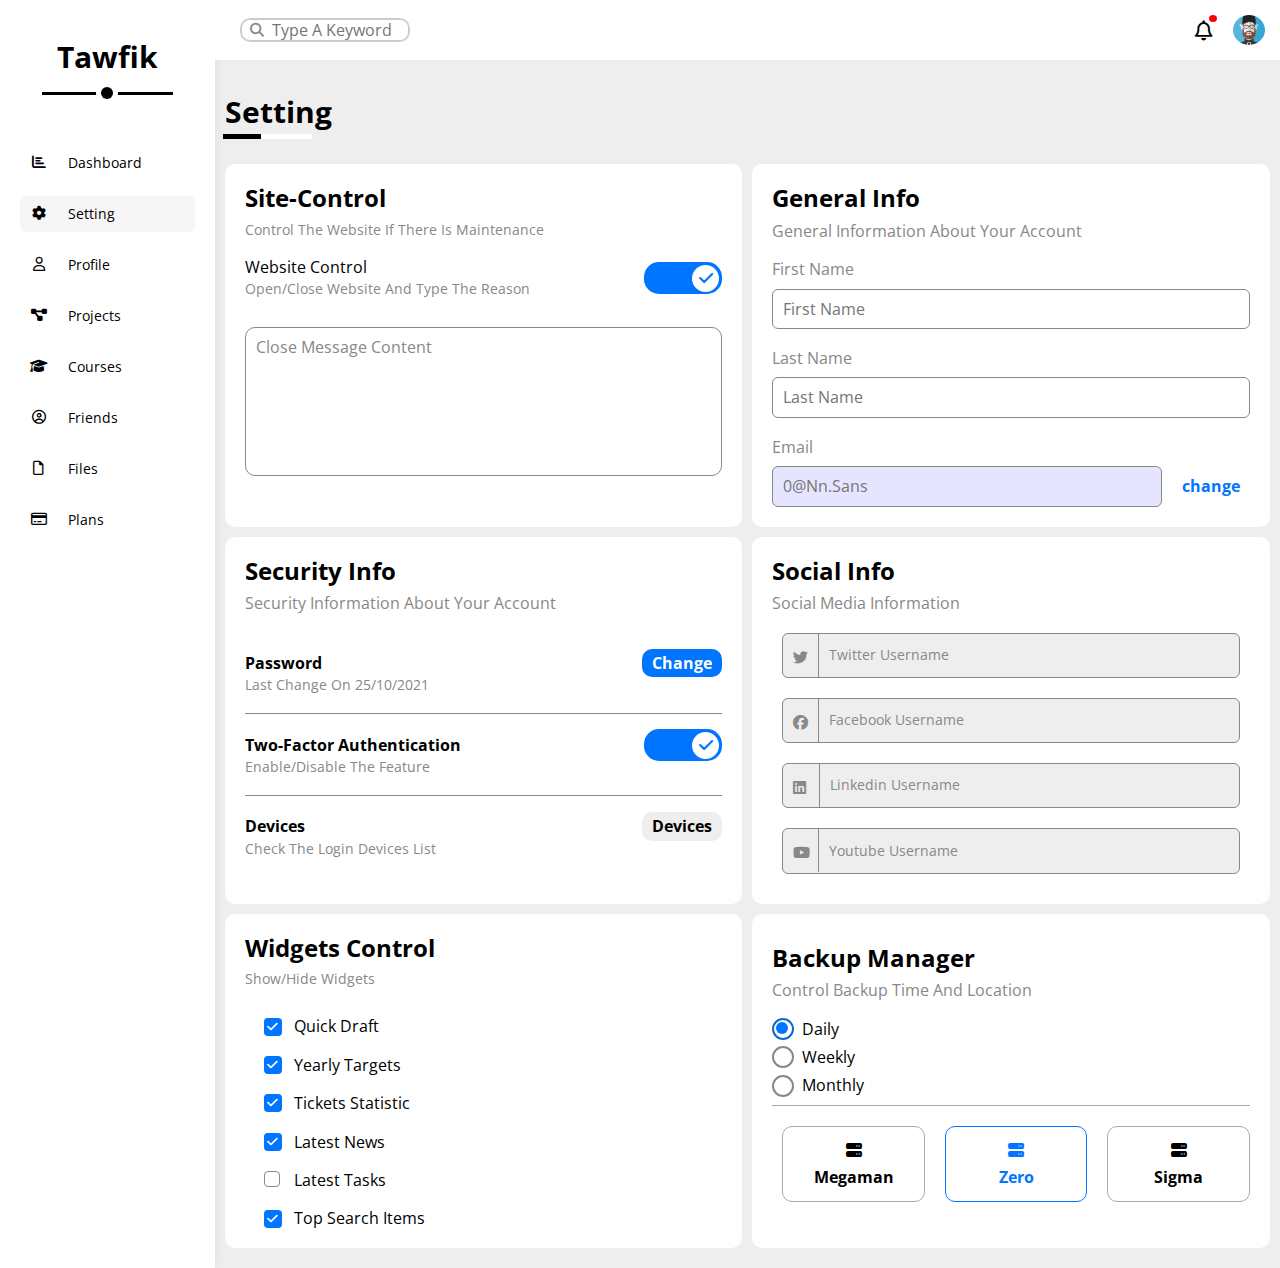
<file: pages/setting.html>
<!DOCTYPE html>
<html lang="en">
<head>
    <meta charset="UTF-8">
    <meta name="viewport" content="width=device-width, initial-scale=1.0">
    <title>setting</title>
    <!-- main css file -->
    <link rel="stylesheet" href="../css/main.css">
    <!-- font awesome library -->
    <link rel="stylesheet" href="../css/all.min.css">
    <!-- render everything normal -->
    <link rel="stylesheet" href="../css/normalize.css">
    <!-- framework file -->
    <link rel="stylesheet" href="../css/framework.css">
    <!-- google fonts -->
    <link rel="preconnect" href="https://fonts.googleapis.com">
    <link rel="preconnect" href="https://fonts.gstatic.com" crossorigin>
    <link href="https://fonts.googleapis.com/css2?family=Open+Sans:ital,wght@0,300..800;1,300..800&display=swap" rel="stylesheet">    
        <link rel="icon" href="../images/avatar-01.png">

</head>
<body>
    <div class="page d-flex">
        <!-- start sidebar -->
        <div class="sidebar bg-white p-relative p-20">
            <h2 class="mt-0 p-relative text-c main-title">Tawfik</h2>
            <ul class="m-top-40">
                <li>
                    <a class=" p-10 d-flex -d-center rad-6 c-black fs-14 " href="../dashboard.html">
                        <i class="fa-solid fa-chart-bar fa-fw"></i>
                        <span class="hide-mobile">Dashboard</span>
                    </a>
                </li>
                <li>
                    <a href="setting.html" class="active p-10 d-flex -d-center rad-6 c-black fs-14">
                        <i class="fa-solid fa-gear fa-fw"></i>
                        <span class="hide-mobile">setting</span>
                    </a>
                </li>
                <li>
                    <a href="profile.html" class="p-10 d-flex -d-center rad-6 c-black fs-14">
                        <i class="fa-regular fa-user fa-fw"></i>
                        <span class="hide-mobile">profile</span>
                    </a>
            </li>
                <li>
                    <a href="projects.html" class="p-10 d-flex -d-center rad-6 c-black fs-14">
                        <i class="fa-solid fa-diagram-project fa-fw"></i>
                        <span class="hide-mobile">projects</span>
                    </a>
                </li>
                <li>
                    <a href="courses.html" class="p-10 d-flex -d-center rad-6 c-black fs-14">
                        <i class="fa-solid fa-graduation-cap fa-fw"></i>
                        <span class="hide-mobile">courses</span>
                    
                    </a>
                    
                </li>
                <li>
                    <a href="friends.html" class="p-10 d-flex -d-center rad-6 c-black fs-14">
                        <i class="fa-regular fa-circle-user fa-fw"></i>
                        <span class="hide-mobile">friends</span>
                    
                    </a>
                </li>
                <li>
                    <a href="files.html" class="p-10 d-flex -d-center rad-6 c-black fs-14">
                        <i class="fa-regular fa-file fa-fw"></i>
                        <span class="hide-mobile">files</span>
                    
                    </a>
                </li>
                <li>
                    <a href="plans.html" class="p-10 d-flex -d-center rad-6 c-black fs-14">
                        <i class="fa-regular fa-credit-card fa-fw"></i>
                        <span class="hide-mobile">plans</span>
                        
                    </a>
                </li>
            </ul>
        </div>
        <!-- end sidebar -->
    <div class="content w-full p-relative over-hidden  ">
    <!-- start head -->
     <div class="head bg-white p-15 flex-between">
        <div class="search p-relative">
            <form action="" class="p-relative">
                <input type="text" placeholder="Type A Keyword">
            </form>
        </div>
        <div class="icon d-flex align-center ">
            <span class="not p-relative  ">
            <i class="fa-regular fa-bell fa-lg p-relative i"></i>
            </span>
            <div class="image">

                <img src="../images/avatar-01.png" alt="">
            </div>
        </div>
     </div>
    <!-- end head -->

     <!-- start body  -->
          <h2 class="page-title c-black p-relative  p-10 fs-30">setting</h2>
      <div class="setting-page bg-eee wrapper m-20 gap-20">
        <!-- start site control-->
            <div class="site-control p-relative p-20 bg-white rad-10">
                <h2 class="mt-0 mb-10">site-control</h2>
                <p class=" c-gray mt-0 mb-20 fs-14">control the website if there is maintenance</p>
                <div class="website-control flex-between">
                    <div class="text">
                        <span class="mb-10 ">website control</span>
                        <p class=" c-gray mt-5 mb-0 fs-14">open/close website and type the reason</p>
                    </div>
                    
                    <label>
                        <input type="checkbox" class="toggle-checkbox" checked><div class="toggle-switch"></div>
                        
                    </label>
                </div>
                <form class="mt-10" >
                    <textarea class="prag p-10 rad-6 c-gray d-block w-full" placeholder="close message content "></textarea>
                </form>
            </div>
        <!--end site control  -->
        <!-- start general info -->
         <div class="general-info rad-10 bg-white p-20 p-relative">
            <h2 class="mt-0 mb-10">
                general info
            </h2>
            <p class="c-gray mt-0 mb-20">general information about your account </p>
            <label for="#text" class="c-gray  ">first name </label>
            <form class="mt-10 ">
                <input class="rad-6 d-block w-full" type="text" placeholder="first name" name="" id="text">
            </form>
            <label for="#text-2" class="c-gray mt-20 d-block ">last name </label>
            <form class="mt-10">
                <input class="rad-6 d-block w-full" type="text" placeholder="last name " name="" id="text-2">
            </form>
            <label for="#text-3" class="c-gray mt-20 d-block ">email </label>
            <form class="mt-10 d-flex align-center gap-10">
                <input class="rad-6 d-block w-full" type="email" disabled placeholder="0@nn.Sans " name="" id="text-3">
                <button type="submit" class="btn-shape bg-white c-blue fw-bold">change</button>
            </form>
         </div>
        <!-- end general info -->
         <!-- start security -->
          <div class="security rad-10 bg-white p-20 p-relative">
            <h2 class="mt-0 mb-10">security info</h2>
            <p class="mt-5 mb-20 c-gray">security information about your account</p>
            <div class="password flex-between align-center">
                <div class="text">
                    <h4 class="mb-5">password</h4>
                    <span class=" c-gray fs-14 d-block">last change on 25/10/2021</span>
                </div>
                <a href="#" class="btn-shape bg-blue c-white fw-bold"> change</a>
            </div>
            <div class="two-factor flex-between align-center">
                <div class="text">
                    <h4 class="mb-5">two-factor authentication</h4>
                    <span class=" c-gray fs-14 d-block">enable/disable the feature</span>
                </div>
                <label >
                    <input type="checkbox" class="toggle-checkbox" checked>
                    <div class="toggle-switch"></div>
                </label>
            </div>
            <div class="devices flex-between  align-center">
                <div class="text">
                    <h4 class="mb-5">devices</h4>
                    <span class=" c-gray fs-14 d-block">check the login devices list</span>
                </div>
                <a href="#" class="btn-shape bg-eee c-black fw-bold"> devices</a>
            </div>
          </div>
         <!-- end security -->
          <!-- start social info  -->
          <div class="social-info rad-10 bg-white p-20 p-relative">
            <h2 class="mt-0 mb-10">social info</h2>
            <p class="mt-0 mb-0 c-gray ">social media information</p>
            <div class="info p-10 pt-0">
                <div class="twitter d-flex align-center bg-eee  rad-6 p-relative">
                    <a href="www.twitter.com" class="i  p-10 c-gray">
                    <i class="fa fab fa-twitter "></i>
                    </a>
                    <p class="c-gray fs-14 pl-10 m-0">twitter Username</p>
                </div>
                <div class="facebook  d-flex align-center bg-eee  rad-6 p-relative">
                    <a href="www.facebook.com" class="i  p-10 c-gray">
                    <i class="fa fab fab fa-facebook "></i>
                    </a>
                    <p class="c-gray fs-14 pl-10 m-0">facebook Username</p>
                </div>
                <div class="linkedin  d-flex align-center bg-eee  rad-6 p-relative">
                    <a href="www.linkedin.com" class="i p-10  c-gray">
                        <i class="fa fab fab fa-linkedin"></i>
                    </a>
                    <p class="c-gray fs-14 pl-10 m-0">linkedin Username</p>
                </div>
                <div class="youtube d-flex align-center bg-eee  rad-6 p-relative">
                    <a href="www.youtube.com" class="i  p-10 c-gray">
                    <i class="fa fab fab fa-youtube "></i>
                    </a>
                    <p class="c-gray fs-14 ">youtube Username</p>
                </div>
            </div>
          </div>
          <!-- end social info  -->
           <!-- start widgets control -->
            <div class="widgets-control rad-10 bg-white p-20 p-relative">
                <h2 class="mt-0 mb-10">widgets control</h2>
                <p class="mt-0 mb-20 c-gray fs-14">show/hide widgets</p>
                <div class="container">
                    <form action="">
                        <input type="checkbox" name="" id="quick" checked>
                        <label for="quick" class="inline-b " ><span>Quick Draft </span></label>
                </form>
                <form action="">
                    <input type="checkbox" name="" id="yearly" checked>
                    <label for="yearly" class="inline-b " ><span>yearly targets </span></label>
                </form>
                <form action="">
                    <input type="checkbox" name="" id="tickets" checked>
                    <label for="tickets" class="inline-b " ><span>tickets statistic </span></label>
                </form>
                <form action="">
                    <input type="checkbox" name="" id="latest-news" checked>
                    <label for="latest-news" class="inline-b " ><span>latest news </span></label>
                </form>
                <form action="">
                    <input type="checkbox" name="" id="latest-tasks" >
                    <label for="latest-tasks" class="inline-b " ><span>latest tasks </span></label>
                </form>
                <form action="">
                    <input type="checkbox" name="" id="top-search-items" checked>
                    <label for="top-search-items" class="inline-b " ><span>top search items </span></label>
                </form>
            </div>
            </div>
           <!-- end widgets control -->
            <!-- start backup manager -->
             <div class="backup-manager rad-10 p-relative p-20 bg-white">
                <h2 class="mt-10 mb-10">backup manager</h2>
                <p class="mt-0 mb-20 c-gray">control backup time and location</p>
                <div class="form mt-10 ">
                    <div class="mb-10 date d-flex align-center" >
                        <input class="" type="radio" name="time" id="daily"checked >
                        <label for="daily" ><span>daily</span></label>
                    </div>
                    <div action="" class="mb-10 date d-flex align-center">
                        <input type="radio" name="time" id="weekly">
                        <label for="weekly">weekly</label>
                    </div>
                        
                    <div action="" class="mb-10 date d-flex align-center">
                        <input type="radio" name="time" id="monthly">
                        <label for="monthly">monthly</label>
                    </div>
                </div>
                    
                <div class="servers d-flex align-center gap-10 text-c p-relative">

                   <input type="radio" name="servers" id="server-one" class="server-one">
                   <div class="server w-full mb-15 rad-10">
                    <label for="server-one" class="d-block m-15">
                        <i class="fa fa-server d-block mb-10"></i>
                        megaman
                    </label>
                   </div>

                   <input type="radio" name="servers" id="server-two" class="server-two" checked>
                   <div class="server w-full mb-15 rad-10">
                    <label for="server-two" class="d-block m-15" >
                        <i class="fa fa-server d-block mb-10"></i>
                        zero
                    </label>
                   </div>
                   <input type="radio" name="servers" id="server-three"class="server-three">
                   <div class="server w-full mb-15 rad-10">
                    <label for="server-three" class="d-block m-15">
                        <i class="fa fa-server d-block mb-10"></i>
                        sigma
                    </label>
                   </div>
                   
             </div>
             </div>
            <!-- end backup manager -->
      </div>
    </div>
</body>
</html>
</file>
<file: css/main.css>
body {
    background-color: #eee;
    font-family: "open sans", sans-serif;
    margin: 0;

}

.bg-white {
    background-color: white;
}

.bg-red {
    background-color: red;
}

:root {
    --blue-color: #0075ff;
    --blue-alt-color: #0d69d5;
    --orange-color: #f59e0b;
    --green-color: #22c55e;
    --red-color: #f44336;
    --gray-color: #888;
}

::-webkit-scrollbar {
    width: 30px;

}

::-webkit-scrollbar-track {
    background-color: white;
}

::-webkit-scrollbar-thumb {
    background-color: var(--blue-color);
}

::-webkit-scrollbar-thumb:hover {
    background-color: var(--blue-alt-color);
}

* {
    text-transform: capitalize;
    -webkit-box-sizing: border-box;
    -moz-box-sizing: border-box;
    box-sizing: border-box;
}

*::selection {
    background-color: var(--blue-alt-color);
    color: white;
}

*:focus {
    outline: none;
}

ul {
    padding: 0;
    list-style-type: none;

}

a {
    text-decoration: none;
    color: black;

}

/* start main title  */
.main-title {
    padding-bottom: 20px;
}

.main-title:before {
    content: "";
    width: 100%;
    height: 3px;
    position: absolute;
    bottom: 0;
    left: 0;
    background: black;
}

.main-title:after {
    content: "";
    background: black;
    position: absolute;
    bottom: -4px;
    left: 50%;
    width: 12px;
    height: 12px;
    border-radius: 50%;
    transform: translateX(-50%);
    box-shadow: 0px 0px 0 5px white;
}

/* end main title  */
.page {
    min-height: 100vh;
}

/* start side bar */
.sidebar {
    width: 250px;
    position: relative;
    box-shadow: 0 0 10px #ddd;
}

.sidebar>h2 {
    width: fit-content;
    display: block;
    margin: 0 auto 50px;
    padding: 20px 15px;
    font-size: 30px;
}

.sidebar li a {
    font-weight: normal;
    transition: 0.3s;
    margin-bottom: 15px;

}

.sidebar li a:hover,
.sidebar li a.active {
    background-color: #f6f6f6;
}

.sidebar li a span {
    display: inline-block;
    margin-left: 20px;
    font-size: 14px;
}

@media (max-width: 767px) {
    .sidebar {
        width: 60px;
        padding: 10px;
    }

    .sidebar li a span {
        display: none;
    }

    .sidebar>h2 {
        font-size: 14px;
        margin-bottom: 15px;
        padding: 0;
        transform: translateX(-10px);
    }

    .sidebar>h2::before,
    .sidebar>h2::after {
        display: none;

    }

    .content .search {
        width: 100%;
    }
}

@media (max-width :655px) {
    .content .search {
        width: 100%;
    }
}

/* end side bar */
/* start content head  */

.content .search {
    position: relative;
    width: 100%;
}

.content .search::before {
    font-weight: 900;
    font-family: "font awesome 5 free";
    content: "\f002";
    position: absolute;
    top: 50%;
    left: 20px;
    transform: translateY(-50%);
    color: var(--gray-color);
    font-size: 14px;
    z-index: 1;
}

.content .search form input {
    border: 2px solid #ccc;
    border-radius: 10px;
    margin-left: 10px;
    padding-left: 30px;
    transition: width 0.3s, 0.3s;
    width: 170px;
    outline: 1px solid white;
}

.content .search form input:focus {
    outline-color: #ddd;
    width: 200px;
}

.content .search form input:focus::placeholder {
    color: transparent;
    transition: 0.3s;
}

/* end content head  */
/* start content body  */
.content .icon .image {
    padding-left: 10px;
    position: relative;
    height: 30px;
    display: flex;
    align-items: center;
}

.content .icon .image img {
    max-height: 100%;
    height: 32px;
    width: 32px;
    border-radius: 50%;
    margin-left: 10px;
}

.content .icon .not {
    position: relative;
    display: flex;
    justify-content: center;
    align-items: center;
}

.content .icon .not::before {
    content: "";
    position: absolute;
    top: -15px;
    right: -4px;
    background-color: red;
    border-radius: 50%;
    width: 8px;
    height: 7px;
}

.content .page-title {
    display: block;
    width: fit-content;
    padding: 10px;
    position: relative;
}

.content .page-title::before,
.content .page-title::after {
    content: "";
    position: absolute;
    left: 8px;
    bottom: 0;
    height: 5px;
    width: 100%;
}

.content .page-title::before {
    background-color: black;
    width: 30%;
    z-index: 1;
}

.content .page-title::after {
    background-color: white;
    width: 70%;
}

/* start body box  */

.dashboards .container .box {
    border-radius: 6px;
    overflow: hidden;
}

.container .box-1 .head {
    display: flex;
    justify-content: space-between;
    padding: 20px;
    background-color: #ddd;
}

.container .box-1 .head span {
    color: gray;
}

.container .box-1 .head .img {
    position: relative;
}

.container .box-1 .head>img {
    border-radius: 50%;
    height: 90px;
    position: absolute;
    bottom: -44px;
    left: 60px;
    background-color: white;
    padding: 5px;
    z-index: 1;
}

.container .box-1 .head .img img {
    max-width: 100%;
    width: 100px;
}

/* end body box  */
/* start box body */
.container .box-1 .box-body {
    background-color: white;
    position: relative;
}

.container .box-1 .box-body .border-body {
    padding: 65px 0px 20px;

}

.container .box-1 .box-body .text {
    display: flex;
    justify-content: center;
    align-items: center;
    gap: 40px;
    border-top: 1px solid #eee;
    border-bottom: 1px solid #eee;

}

.container .box-1 .box-body .text .col {
    display: flex;
    flex-direction: column;
    align-items: center;
    justify-content: center;
    text-align: center;
}

.container .box-1 .box-body .text .col span {
    padding: 0px 10px 20px;
    color: #ccc;
    font-weight: bold;
}

@media (max-width:767px) {

    .container .box-1 .box-body .text .col span {
        padding: 0px;
    }

    .container .box-1 .box-body .text {
        padding-bottom: 20px;
    }
}

.container .box-1 .box-body .link {
    display: flex;
    justify-content: flex-end;
    padding: 15px 15px 100px;
}

.container .box-1 .box-body a {
    width: fit-content;
    padding: 8px 15px;
    background-color: var(--blue-color);
    color: white;
    font-weight: bold;
    border-radius: 6px;
    cursor: pointer;
    transition: 0.3s;
}

.container .box-1 .box-body a:hover {
    background-color: var(--blue-alt-color);
}

.container .box-2 {
    background-color: white;
    display: flex;
    flex-direction: column;
    position: relative;
}

.container .box-2 .head .text {
    padding: 20px;
    position: relative;
}

.container .box-2 .head .text span {
    color: var(--gray-color);

}

.container .box-2 form {
    display: flex;
    flex-direction: column;
    gap: 30px;
    padding: 20px;
}

.container .box-2 form input::placeholder {
    color: var(--gray-color);
}

.container .box-2 form #box-1 {
    border: none;
    background: #ccc;
    padding: 8px;
    border-radius: 6px;
}

.container .box-2 form #box-2 {
    background: #ccc;
    border-radius: 6px;
    border: none;
    padding: 10px 10px 100px;

}

.container .box-2 form #box-3 {
    color: white;
    background-color: var(--blue-color);
    border: none;
    border-radius: 6px;
    width: max-content;
    padding: 8px 15px;
    display: flex;
    align-self: flex-end;
    font-weight: bold;
    transition: 0.3s;
    cursor: pointer;
}

.container .box-2 form #box-3:hover {
    background-color: var(--blue-alt-color);
}

/* end box body */
/* end content body  */
/* start targets  */
.target .target-row .icon {
    height: 80px;
    width: 80px;
    margin-right: 15px;
}

.target .details {
    flex: 1;
}

.target .details .progress {
    height: 4px;
}

.target .details .progress>span {
    position: absolute;
    top: 0;
    left: 0;
    height: 100%;
}

.target .details .progress>span span {
    position: absolute;
    bottom: 16px;
    right: -16px;
    color: white;
    padding: 2px 5px;
    border-radius: 6px;
    font-size: 13px;
}

.target .details .progress>span span::after {
    content: "";
    position: absolute;
    bottom: -10px;
    left: 50%;
    transform: translateX(-50%);
    border-width: 6px;
    border-style: solid;
}

.target .details .progress>.blue span::after {
    border-color: var(--blue-color) transparent transparent transparent;

}

.target .details .progress>.orange span::after {
    border-color: var(--orange-color) transparent transparent transparent;

}

.target .details .progress>.green span::after {
    border-color: var(--green-color) transparent transparent transparent;

}

.blue .icon,
.blue .progress {
    background-color: rgb(0 117 255 / 20%);

}

.orange .icon,
.orange .progress {
    background-color: rgb(245 158 11 / 20%);

}

.green .icon,
.green .progress {
    background-color: rgb(34 197 94 / 20%);

}

/* end targets  */
/* start ticket */
.tickets {
    position: relative;
    width: 100%;
}

.tickets .box {
    border: 1px solid #ccc;
    width: calc(50% - 10px);
}

@media (max-width: 767px) {
    .tickets .box {
        width: 100%;


    }
}

/* end ticket */

/* start latest news */
.latest .latest-row:not(:last-of-type) {
    margin-bottom: 20px;
    padding-bottom: 20px;
    border-bottom: 1px solid #eee;
}

.latest .latest-row img {
    width: 100px;
    height: 60px;
    border-radius: 6px;
    margin-right: 15px;
}

.latest .latest-row .text {
    flex-grow: 1;
}

.latest .latest-row .text h3 {
    margin: 0 0 6px;
    font-size: 16px;
}

@media (max-width:767px) {
    .latest .latest-row {
        display: block;
    }

    .latest .latest-row .label {
        width: fit-content;
        margin: 10px auto;
    }
}

/* end latest news */
/* start latest tasks */
.latest-tasks .title {
    color: rgb(136 136 136 / 60%);
}

.latest-tasks .icon .i {
    color: rgb(136 136 136 / 30%);

}

.latest-tasks .opc {
    color: rgb(136 136 136 / 30%);
}

.latest-tasks .tasks-row:not(:last-of-type) {
    border-bottom: 1px solid #eee;
    padding-bottom: 5px;
}

.latest-tasks .tasks-row i {
    cursor: pointer;
    transition: 0.3s;
}

.latest-tasks .tasks-row i.none {
    color: var(--gray-color);
    cursor: auto;
}

.latest-tasks .tasks-row i.none:hover {
    color: var(--gray-color);
}

.latest-tasks .tasks-row i:hover {
    color: var(--red-color);
}

/* end latest tasks */
/* start top-search */
.top-search li {
    padding-top: 20px;
}

/* end top-search */
/* start latest uploads */
.latest-uploads .uploads-row:not(:last-of-type) {
    border-bottom: 1px solid #eee;
}

.latest-uploads .uploads-row ul li img {
    height: 40px;
    width: 40px;

}

/* end latest uploads */
/* start last project progress */
.last-project-progress img {
    width: 160px;
    position: absolute;
    right: 0px;
    bottom: 0px;
    opacity: 0.3;

}

.last-project-progress ul::before {
    content: "";
    width: 3px;
    height: 90%;
    position: absolute;
    left: 11px;
    background-color: var(--blue-color);
    top: 50px;
}

.last-project-progress ul li {
    padding-top: 50px;
}

.last-project-progress ul li::before {
    content: "";
    width: 20px;
    height: 20px;
    display: block;
    background-color: white;
    border-radius: 50%;
    margin-right: 10px;
    border: 3px solid white;
    outline: 3px solid var(--blue-color);
    z-index: 1;
}

.last-project-progress ul li.done::before {
    width: 20px;
    height: 20px;
    display: block;
    background-color: var(--blue-color);
    border-radius: 50%;
    margin-right: 10px;
    border: 3px solid white;
    outline: 3px solid var(--blue-color);
    z-index: 1;
}

.last-project-progress ul li.current::before {
    animation: change-color 0.5s infinite alternate;
}

/* start animation */
@keyframes change-color {
    from {
        background-color: var(--blue-color)
    }

    to {
        background-color: white;
    }
}
@keyframes go-up {
    0%,100% {
        transform: translateY(0);
    }
    50% {
        transform: translateY(-5px);
    }
}

/* end animation */


/* end last project progress */
/* start reminders */
.reminders ul li::before {
    content: "";
    position: absolute;
    left: -40px;
    top: 50%;
    transform: translateY(-50%);
    width: 18px;
    height: 18px;
    border-radius: 50%;
    background-color: var(--blue-color);

}

.reminders ul li {
    transform: translateX(40px);
    padding-left: 20px;
    margin-bottom: 10px;
    padding: 10px 20px;
}

.reminders ul li::after {
    content: "";
    position: absolute;
    left: 0;
    top: 0;
    height: 95%;
    width: 3px;
    background-color: var(--blue-color);
}

.reminders ul li.red::before {
    background-color: var(--red-color);
}

.reminders ul li.red::after {
    background-color: var(--red-color);
}

.reminders ul li.orange::before {
    background-color: var(--orange-color);
}

.reminders ul li.orange::after {
    background-color: var(--orange-color);
}

.reminders ul li.green::before {
    background-color: var(--green-color);
}

.reminders ul li.green::after {
    background-color: var(--green-color);
}

.reminders ul li h3 {
    margin: 0;
}

.reminders ul li span {
    padding-top: 8px;
}

/* end reminders */
/* start latest post */
.latest-post .info {
    padding: 10px 0 20px;
}

.latest-post .info h3 {
    transform: translateY(-50%);
}

.latest-post .post {
    border-top: 1px solid #eee;
    border-bottom: 1px solid #eee;
    padding: 10px 0;
}

.latest-post .likes {
    padding: 20px 0;
}

/* end latest post */
/* start social media stats  */
.social-media .links .box {
    padding-left: 70px
}

.social-media .links .twitter {
    background-color: rgb(29 161 242 / 20%);
    color: #1da1f2;
}

.social-media .links .twitter i,
.social-media .links .twitter a {
    background-color: #1da1f2;
}

.social-media .links .facebook {
    background-color: rgb(24 119 242 / 20%);
    color: #1da1f2;
}

.social-media .links .facebook i,
.social-media .links .facebook a {
    background-color: #1877f2;
}

.social-media .links .github {
    background-color: rgb(255 0 0 / 20%);
    color: #1da1f2;
}

.social-media .links .github i,
.social-media .links .github a {
    background-color: #ff0000;
}

.social-media .links .linkedin {
    background-color: rgb(29 161 242 / 20%);
    color: #1da1f2;
}

.social-media .links .linkedin i,
.social-media .links .linkedin a {
    background-color: #1da1f2;
}

.social-media .links i {
    position: absolute;
    left: 0;
    top: 0;
    width: 52px;
    transition: 0.3s;
}

.social-media .links i:hover {
    transform: rotate(5deg);
}

/* end social media stats  */
/* start projects */
.projects table {
    min-width: 1000px;
    border-spacing: 0;
}

.projects thead td {
    font-weight: bold;
    background-color: #eee;

}

.projects table td {
    padding: 15px;
}

.projects tbody td {
    border-left: 1px solid #eee;
    border-bottom: 1px solid #eee;
    transition: 0.3s;
}

.projects tbody tr:hover td {
    background-color: #faf7f7;
}

.projects table img {
    height: 32px;
    width: 32px;
    border-radius: 50%;
    background-color: white;
    padding: 2px;
}

.projects table img:not(:first-child) {
    margin-left: -20px;
}

.projects table tbody tr td:last-child {
    border-right: 1px solid #eee;
}

.projects .responsive-table {
    overflow-x: auto;
}

/* start setting */
@media (max-width:767px) {
    .wrapper {
        grid-template-columns: minmax(100px, 1fr);
        margin-left: 10px;
        margin-right: 10px;
        gap: 10px;
    }
}

.toggle-checkbox {
    -webkit-appearance: none;
    appearance: none;
    display: none;
}

.toggle-switch {
    background-color: #ccc;
    width: 78px;
    height: 32px;
    border-radius: 15px;
    position: relative;
    cursor: pointer;
    transition: 0.3s;
}

.toggle-switch::before {
    content: "\f00d";
    font-family: "font awesome 6 free";
    font-weight: 900;
    position: absolute;
    top: 3px;
    left: 4px;
    color: #aaa;
    background-color: white;
    border-radius: 50%;
    width: 27px;
    height: 27px;
    display: flex;
    justify-content: center;
    align-items: center;
    transition: 0.3s;

}

.toggle-checkbox:checked+.toggle-switch {
    background-color: var(--blue-color);

}

.toggle-checkbox:checked+.toggle-switch::before {
    content: "\f00c";
    color: var(--blue-color);
    left: 48px;


}

.site-control textarea.prag {
    border-radius: 10px;
    padding-bottom: 100px;
    border: 1px solid var(--gray-color);
    resize: none;
    margin-top: 30px;
}

.site-control textarea::placeholder {
    color: var(--gray-color);
    font-weight: normal;
    transition: 0.3s;
}

.site-control textarea:focus::placeholder {
    opacity: 0;
}

/* start general info */
.general-info #text,
.general-info #text-2 {
    transition: 0.3s;
    border: 1px solid var(--gray-color);
    padding: 10px 150px 10px 10px;
}

.general-info #text:focus::placeholder,
.general-info #text-2:focus::placeholder,
.general-info #text-3:focus::placeholder {
    opacity: 0;
    transition: 0.3s;

}

.general-info #text-3:focus {
    background-color: white;
}

.general-info #text-3 {
    transition: 0.5s;
    background-color: rgb(0 0 255 / 10%);
    border: 1px solid var(--gray-color);
    padding: 10px 80px 10px 10px;
}

.general-info button {
    border: none;
}

/* end general info */
/* start security */
.security .password,
.security .two-factor {
    border-bottom: 1px solid var(--gray-color);
    padding-bottom: 20px;
}

.security .devices {
    padding-bottom: 20px;

}

/* end security */
/* start social info  */
.social-info .info i {
    font-size: 15px;
    padding: 10;
}

.social-info .info .linkedin i {
    padding-right: 3px;
}

.social-info .info .linkedin i:hover {
    color: var(--blue-color);
}

.social-info .info .facebook i:hover {
    color: var(--blue-color);
}

.social-info .info .twitter i:hover {
    color: var(--blue-color);
}

.social-info .info .youtube i:hover {
    color: var(--red-color);
}

.social-info .info .youtube .i {
    padding-right: 8px;

}

.social-info .info .youtube p {
    transform: translateX(10px);

}

.social-info .info .twitter,
.social-info .info .facebook,
.social-info .info .linkedin,
.social-info .info .youtube {
    border: 1px solid var(--gray-color);
    margin-top: 20px;
    font-size: 20px;
}

.social-info .info .twitter .i,
.social-info .info .facebook .i,
.social-info .info .linkedin .i,
.social-info .info .youtube .i {
    border-right: 1px solid var(--gray-color);
}

/* end social info  */
/* start widgets control */
.widgets-control form {
    margin-top: 20px;
}

.widgets-control form input {
    width: 15px;
    height: 15px;
    text-align: center;

}

.widgets-control form input[type="checkbox"] {
    -webkit-appearance: none;
    appearance: none;
}

.widgets-control form label {
    cursor: pointer;
    position: relative;
    padding-left: 30px;
}

.widgets-control form label::before {
    content: "";
    position: absolute;
    left: 0;
    top: 50%;
    border: 1px solid var(--gray-color);
    height: 14px;
    width: 14px;
    margin-top: -9px;
    border-radius: 4px;
}

.widgets-control form label:hover::before {
    border-color: var(--blue-alt-color);
}

.widgets-control form label::after {
    content: "\f00c";
    font-weight: 900;
    font-family: "font awesome 5 free";
    left: 0;
    top: 50%;
    position: absolute;
    margin-top: -9px;
    color: white;
    background-color: var(--blue-color);
    font-size: 12px;
    width: 18px;
    height: 18px;
    display: flex;
    justify-content: center;
    align-items: center;
    transform: scale(0) rotate(360deg);
    transition: 0.3s;
    border-radius: 4px;

}

.widgets-control form input[type="checkbox"]:checked+label::after {
    transform: scale(1) rotate(0deg);
}

.widgets-control .container {
    margin-top: 30px;
}

/* end widgets control */
/* start backup manager */

.backup-manager .form .date input[type="radio"] {
    -webkit-appearance: none;
    appearance: none;
    position: relative;

}

.backup-manager .form .date label {
    position: relative;
    cursor: pointer;
    padding-left: 30px;
}

.backup-manager .form .date label::before {
    content: "";
    position: absolute;
    top: 50%;
    left: 0px;
    margin-top: -11px;
    height: 18px;
    width: 18px;
    border: 2px solid var(--gray-color);
    border-radius: 50%;

}

.backup-manager .form .date label::after {
    content: "";
    font-weight: 900;
    font-family: "font awesome 5 free";
    top: 2px;
    left: 4px;
    transform: scale(0) translateY(-5px);
    position: absolute;
    background-color: var(--blue-color);
    width: 12px;
    height: 12px;
    transition: 0.3s;
    border-radius: 50%;

}

.backup-manager .form .date input[type="radio"]:checked+label::before {
    border-color: var(--blue-alt-color);
}

.backup-manager .form .date input[type="radio"]:checked+label::after {
    transform: scale(1);
}

.backup-manager .servers {
    font-weight: bold;
}

.backup-manager input {
    -webkit-appearance: none;
    appearance: none;


}

.backup-manager .servers {
    border-top: 1px solid #aaa;
    padding-top: 20px;
}

@media (max-width:767px) {
    .backup-manager .servers {
        flex-wrap: wrap;
    }
}

.backup-manager .servers .server {
    cursor: pointer;
    border: 1px solid #aaa;
    border-radius: 10px;
}

.backup-manager .servers .server label {
    cursor: pointer;

}

.backup-manager .servers input[type="radio"]:checked+.server {
    color: var(--blue-color);
    border-color: var(--blue-color);
}

/* end backup manager */
/* end setting */

/* start profile  */
.overview .avatar-box {
    padding: 20px;
    text-align: center;
    position: relative;
    width: 300px;
}

@media (min-width:768px) {
    .overview .avatar-box {
        border-right: 1px solid #aaa;
    }
}

@media (max-width:767px) {
    .overview {
        flex-direction: column;
    }
}

.overview .avatar-box .info {
    text-align: center;
}

.overview .avatar-box .image img {
    border-radius: 50%;
    height: 100px;
    width: 100px;
}

.overview .avatar-box .prog {
    background-color: #aaa;
    height: 5px;
    width: 70%;
    margin: auto;
    overflow: hidden;
}

.overview .avatar-box .prog span {
    height: 100%;
    background-color: var(--blue-color);
    z-index: 1;
    display: block;
    border-radius: 6px;
}

.overview .avatar-box .stars {
    color: var(--orange-color);
    padding: 10px 0;
    font-size: 13px;
}

.overview .info-box .box:hover {
    background-color: #f6f6f6;
}

.overview .info-box .box>div {
    min-width: 250px;
    padding-top: 10px;
}

@media (max-width:767px) {
    .overview .info-box .box .toggle-switch {
        margin-left: auto;
        margin-right: auto;
    }
}

.overview .info-box .box .toggle-checkbox {
    height: 25px;
}

.overview .info-box .box .toggle-switch {
    height: 20px;

}

.overview .info-box .box .toggle-switch::before {
    height: 12px;
    width: 12px;
    font-size: 8px;
}

.overview .info-box .box .toggle-checkbox:checked+.toggle-switch::before {
    left: 62px;
}

.my-skills li {
    padding-left: 0;
}

.my-skills li span {
    padding: 5px 10px;
    font-size: 14px;
}

.my-skills li span:not(:last-child) {
    margin-right: 5px;
}

.activities:hover {
    background-color: #f6f6f6;
}

/* end profile  */
/* start projects  */
.projects-page {
    grid-template-columns: repeat(auto-fill, minmax(500px, 1fr));
}

@media (max-width:767px) {
    .projects-page {
        grid-template-columns: minmax(200px, 1fr);
        margin-left: 10px;
        margin-right: 10px;
        gap: 10px;
    }
}

.dashboards::before {
    position: absolute;
    top: 10px;
    right: 10px;
    content: "15/10/2021";
    color: var(--gray-color);
    font-size: 15px;
}

.projects-page .dashboards .images {
    position: relative;
    width: fit-content;
}

.projects-page .dashboards .images img {
    position: absolute;
    left: 0;
    top: 0;
}

.projects-page .dashboards .images img:nth-child(2) {
    left: 25px;
}

.projects-page .dashboards .images img:nth-child(3) {
    left: 50px;

}

.projects-page .dashboards .images img:nth-child(4) {
    left: 75px;

}

.projects-page .dashboards .images img:nth-child(5) {
    left: 100px;

}

.projects-page .dashboards .images img:hover {
    transform: translateY(-10px);
    z-index: 1000;
}

/* end projects  */
/* start courses  */
.courses-page {
    display: grid;
    grid-template-columns: repeat(auto-fill, minmax(230px, 1fr));
    gap: 20px;
}

.courses-page .box {
    position: relative;
    z-index: 1;
}

.courses-page .box>img {
    position: absolute;
    top: 10px;
    left: 10px;
    width: 50px;
    border-radius: 50%;
    z-index: 2;
    border: 3px solid white;
}

.courses-page .box .img {
    max-width: 100%;
    position: relative;

}

.courses-page .box .img img {
    max-width: 100%;
    width: -webkit-fill-available;
    z-index: -1;
    border-radius: 10px 10px 0 0;
    height: 175px;
}

.courses-page .box h3 {
    margin: 10px 0 15px;
}

.courses-page .box i {
    padding: 15px 10px;
}

/* end courses  */
/* start friends-page */
.friends-page {
    display: grid;
    grid-template-columns: repeat(auto-fill, minmax(250px, 1fr));
    gap: 20px;
}

.friends-page .box .overview a {
    position: absolute;
    z-index: 1;
    top: 5px;
    left: 10px;
}

.friends-page .box .overview a:nth-child(2) {
    left: 50px;
}

.friends-page .box .overview img {
    width: 90px;
    height: 90px;
    border-radius: 50%;
    margin: 20px auto;
    display: block;
}

.friends-page .box .info {
    position: relative;
}

.friends-page .box .info .style {
    position: relative;
    display: inline-block;
    margin-left: 15px;
}

.friends-page .box .info .style::before {
    content: "";
    position: absolute;
    left: -15px;
    top: -5px;
    width: 15px;
    height: 2px;
    background-color: black;
}

.friends-page .box .info .style::after {
    content: "";
    position: absolute;
    left: -12px;
    top: -9px;
    width: 4px;
    height: 4px;
    border-radius: 50%;
    border: 3px solid black;
    background-color: white;
}

.friends-page .box .info .vip {
    display: block;
    font-size: 50px;
    font-weight: bold;
    text-transform: uppercase;
    color: var(--orange-color);
    opacity: 0.3;
    position: absolute;
    top: 30%;
    right: 10px;
}

.friends-page .box .date a:hover:not(.button a) {
    text-decoration: underline;
}

.friends-page .box .date a {
    transition: 0.3s;
}

.friends-page .box .date>a {
    font-size: 15px;
}

.friends-page .box .date .button {
    display: flex;
    gap: 10px;
    align-items: center;
}

.friends-page .box .date .button a {
    border-radius: 6px;

}

.friends-page .box .date .button a:hover:nth-child(1) {
    background-color: var(--blue-alt-color);
}

.friends-page .box .date .button a:hover:nth-child(2) {
    background-color: #98261d;
}

/* end friends-page */
/* start files  */
.container {
    flex-wrap: wrap;
    
}
@media (max-width:767px) {
    .file-state {
     margin: 0 auto;
    }
}
.files-page {
    grid-template-columns: repeat(auto-fill, minmax(200px , 1fr));
    gap: 10px;
    position: relative;
    flex: 1;
}

.files-page .box {
    padding-bottom: 0;
    height: fit-content;
}

.files-page .box > i {
    top: 10px;
    left: 10px;
    padding-right: 10px;
    cursor: pointer;
}

.files-page .box > img {
    margin: 30px auto 0;
}

.files-page .box > p {
    font-weight: bold;
    font-size: 14px;
}

.files-page .box > span {
    margin-left: 0px;
    font-size: 14px;
    padding-bottom: 10px;
}

.files-page .box .date {
    padding: 10px 0;
    margin: 0;
}

.files-page .box .date span {
    font-size: 14px;
    display: inline-block;
}
.file-state {
    /* position: relative; */
    width: 280px;
}
.file-state .title {
    width: 80px;
    font-size: 15px;    
}
.file-state .size {
    width: 50px;
    position: relative;
    font-size: 20px;

}
.file-state li {
    display: flex;
    justify-content: space-between;    
    margin-top: 10px;
}
.file-state .icon-pdf {
    background-color: rgb(0 117 255 / 20%);
    width:35px;
    height: 30px;
    text-align: center;
    display: flex;
    align-items: center;
}
.file-state .icon-images {
    background-color: rgb(34 197 94 / 20%);
    width:35px;
    height: 30px;
    text-align: center;
    display: flex;
    align-items: center;
}
.file-state .icon-word {
    background-color: rgb(255 0 0 / 20%);
    width:35px;
    height: 30px;
    text-align: center;
    display: flex;
    align-items: center;
}
.file-state .icon-csv {
    background-color: rgb(245 158 11 / 20%);
    width:35px;
    height: 30px;
    text-align: center;
    display: flex;
    align-items: center;
}

.pdf {
    color: var(--blue-color);
}
.csv {
    color: var(--orange-color);
}
.word {
    color: var(--red-color);
}
.images {
    color: var(--green-color);
    margin-left: -3px;
}
.file-state a {
    transition: 0.3s;
    padding: 10px 15px;
    
}
.file-state a:hover {
    background-color: var(--blue-alt-color);
}
.file-state a:hover i{
animation-name: go-up;
animation-duration: 0.5s;
animation-iteration-count: infinite;
}
/* end files  */
/* start plans */
.plans-page .container {
    grid-template-columns: repeat(auto-fill, minmax(400px , 1fr));
    gap: 20px;
}
.plans-page .container .green .title  {
    border: 4px solid white;
    position: relative;
    padding: 10px;
    outline: var(--green-color) solid 5px;
}
.plans-page .container .blue .title  {
    border: 4px solid white;
    position: relative;
    padding: 10px;
    outline: var(--blue-color) solid 5px;
}
.plans-page .container .orange .title  {
    border: 4px solid white;
    position: relative;
    padding: 10px;
    outline: var(--orange-color) solid 5px;
}

.plans-page .container .box .title > span {
    position: relative;
}
.plans-page .container .box .title > span::before    {
    content: "$";
    font-size: 18px;
    position: absolute;
    top: -10px;
    left: -15px;
}
.plans-page .container .box ul {
    padding: 20px 0 10px;
}
.plans-page .container .box li {
    font-weight: bold;
    padding: 0px 0px 15px 0px;
    justify-content: unset;
}
.plans-page .container .box li i.icon {
    color: var(--gray-color);
    position: absolute;
    right: 0;
    flex-grow: 1;
    background-color: white ;
}
.plans-page .container .box. li i.icon {
    
}
.plans-page .container .box li i.green {
    color: var(--green-color);
    margin-right: 10px;
}
.plans-page .container .box li i.red {
    color: var(--red-color);
    margin-right: 10px;
}

.plans-page .container .box a {
        display: block;
        width: fit-content;
        margin-right: auto;
        margin-top: -15px;
}

.plans-page .container .box.orange p:nth(:last-of-type) {
        margin: -15px auto 0;
    
}
/* end plans */
</file>
<file: css/framework.css>
:root {
    --blue-color: #0075ff;
    --blue-alt-color: #0d69d5;
    --orange-color: #f59e0b;
    --green-color: #22c55e;
    --red-color: #f44336;
    --gray-color: #888;
}

/* start box */

.d-flex {
    display: flex;

}

.d-grid {
    display: grid;
}

.space-around {
    justify-content: space-around;
}

.align-center {
    align-items: center;
}

.just-center {
    justify-content: center;
}

.flex-column {
    flex-direction: column;
}
.flex-row {
    flex-direction: row;
}
.row-reverse {
    flex-direction: row-reverse;
}

.flex-start {
    justify-content: flex-start;
}
.flex-align-start {
align-items: flex-start;
}

.grow-1 {
    flex-grow: 1;
}

.grow-2 {
    flex-grow: 2;
}

.d-block {
    display: block;
}

.inline-b {
    display: inline-block;
}

.over-hidden {
    overflow: hidden;
}

/* end box */
/* start padding+margin */
.p-0 {
    padding: 0;
}

.p-2 {
    padding: 2px;
}

.p-5 {
    padding: 5px;
}

.p-10 {
    padding: 10px;
}

.p-15 {
    padding: 15px;
}

.p-20 {
    padding: 20px;
}

.p-25 {
    padding: 25px;
}

.pt-0 {
    padding-top: 0;
}

.pt-10 {
    padding-top: 10px;
}

.pt-20 {
    padding-top: 20px;
}

.pr-5 {
    padding-right: 5px;
}

.pr-10 {
    padding-right: 10px;
}

.pr-20 {
    padding-right: 20px;
}

.pb-5 {
    padding-bottom: 5px;
}

.pb-10 {
    padding-bottom: 10px;
}

.pb-20 {
    padding-bottom: 20px;
}

.pl-5 {
    padding-left: 5px;
}

.pl-10 {
    padding-left: 10px;
}

.pl-20 {
    padding-left: 20px;
}

.pl-30 {
    padding-left: 30px;
}

.pl-40 {
    padding-left: 40px;
}

.m-0 {
    margin: 0;
}

.m-5 {
    margin: 5px;
}

.m-10 {
    margin: 10px;
}

.m-15 {
    margin: 15px;
}

.m-20 {
    margin: 20px;
}

.mt-5 {
    margin-top: 5px;
}

.mt-10 {
    margin-top: 10px;
}

.mt-15 {
    margin-top: 15px;
}

.mt-20 {
    margin-top: 20px;
}

.mt-25 {
    margin-top: 25px;
}

.mt-30 {
    margin-top: 30px;
}

.mt-40 {
    margin-top: 40px;
}

.mt-0 {
    margin-top: 0;
}

.mr-10 {
    margin-right: 10px;
}

.mr-20 {
    margin-right: 20px;
}

.mr-auto {
    margin-right: auto;
}

.mb-0 {
    margin-bottom: 0;
}

.mb-5 {
    margin-bottom: 5px;
}

.mb-10 {
    margin-bottom: 10px;
}

.mb-20 {
    margin-bottom: 20px;
}

.ml-5 {
    margin-left: 5px;
}

.ml-10 {
    margin-left: 10px;
}

.ml--10 {
    margin-left: -10px;
}

.ml--15 {
    margin-left: -15px;
}

.ml-20 {
    margin-left: 20px;
}

.ml-30 {
    margin-left: 30px;
}

.ml-auto {
    margin-left: auto;
}

@media (max-width:767px) {
    .mt-mobile-15 {
        margin-top: 15px;
    }
}
.m-auto {
    margin:  auto;
}
/* end padding+margin */
/* start position */
.p-relative {
    position: relative;
}

.p-absolute {
    position: absolute;
}

.t-10 {
    top: 10;
}

.L-0 {
    left: 0;
}

.l-10
/* end position */


/* start color  */


.bg-gray {
    background-color: var(--gray-color);
}

.bg-eee {
    background-color: #eee;
}

.bg-blue {
    background-color: var(--blue-color);
}

.bg-orange {
    background-color: var(--orange-color);
}

.bg-green {
    background-color: var(--green-color);
}

.c-black {
    color: black;
}

.c-white {
    color: white;
}

.c-aaa {
    color: #aaa;
}

.c-gray {
    color: var(--gray-color);
}

.c-blue {
    color: var(--blue-color);
}

.c-blue-alt {
    color: var(--blue-alt-color);
}

.c-cyan {
    color: cyan;
}

.c-purple {
    color: purple;
}

.c-orange {
    color: var(--orange-color);
}

.c-green {
    color: var(--green-color);
}

.c-red {
    color: red;
}

/* end color  */

/* start border */
.rad-6 {
    border-radius: 6px;
}

.rad-10 {
    border-radius: 10px;
}

.rad-50 {
    border-radius: 50%;
}

.b-black {
    border: 1px solid black;
}

.b-white-2px {
    border: 2px solid white;
}

.b-eee {
    border: 1px solid #eee;
}

.bt-eee {
    border-top: 1px solid #eee;
}

.bt-aaa {
    border-top: 1px solid #aaa;
}

.bl-aaa {
    border-left: 1px solid #aaa;
}

.bb-eee {
    border-bottom: 1px solid #eee;
}

/* end border */
/* start fonts */
.text-c {
    text-align: center;
}

.text-l {
    text-align: left;
}

.text-r {
    text-align: right;
}

.text-d-line {
    text-decoration: line-through;
}

.lh-7 {
    line-height: 1.7;
}

.fs-13 {
    font-size: 13px;
}

.fs-14 {
    font-size: 14px;
}

.fs-15 {
    font-size: 15px;
}

.fs-20 {
    font-size: 20px;
}

.fs-25 {
    font-size: 25px;
}

.fs-30 {
    font-size: 30px;
}

.fs-35 {

    font-size: 35px;
}

.fw-bold {
    font-weight: bold;
}

.fw-normal {
    font-weight: normal;
}

.fw-900 {
    font-weight: 900f;
}

/* end fonts */
/* start media  */
@media (max-width:767px) {
    .text-c-mobile {
        text-align: center;
    }
}

/* end media  */
/* start transition and translate  */
.trans0-3s {
    transition: 0.3s;
}

.translate-y-25 {
    transform: translateY(25px);
}

/* end transition translate */
/* start width and height */
.w-full {
    width: 100%;
}

.h-full {
    height: 100%;
}

.h-20 {
    height: 20px;
}

.h-40 {
    height: 40px;
}

.min-h-80 {
    min-height: 80px;
}

.mw100 {
    max-width: 100%;
}

.fit-content {
    width: fit-content;
}

.w-40 {
    width: 40px;
}

.w-60 {
    width: 60px;
}

.w-80 {
    width: 80px;
}

.w-100 {
    width: 100px;
}
.w-250 {
    width: 250px;
}

.w-300 {
    width: 300px;
}

.w-400 {
    width: 400px;
}

.gap-5 {
    gap: 5px;
}

.gap-10 {
    gap: 10px;
}

.gap-20 {
    gap: 20px;
}

.gap-50 {
    gap: 50px;
}

.wrap {
    flex-wrap: wrap;
}

.flex-end {
    justify-content: flex-end;
}

/* end width and height */
/* start component  */
.flex-between {
    display: flex;
    justify-content: space-between;
    align-items: center;
}
.space-between {
    justify-content: space-between;
}
@media (max-width:767px) {
    .flex-mobile-column {
        flex-direction: column;
    }
}
.align-start {
    align-items: start;
}
.center-flex {
    display: flex;
    justify-content: center;
    align-items: center;
}

.d-center {
    display: flex;
    justify-content: center;
    align-items: center;
}

.wrapper {
    display: grid;
    grid-template-columns: repeat(auto-fill, minmax(350px, 1fr));
    margin-left: 10px;
    margin-right: 10px;
    gap: 10px;
}

.grid-columns-6 {
    display: grid;
    grid-template-columns: repeat(auto-fill, minmax(200px, 1fr));
    gap: 10px;
}

.btn-shape {
    padding: 5px 10px;
    border-radius: 10px;
    text-align: center;
    height: fit-content;
}

/* end component  */
</file>
